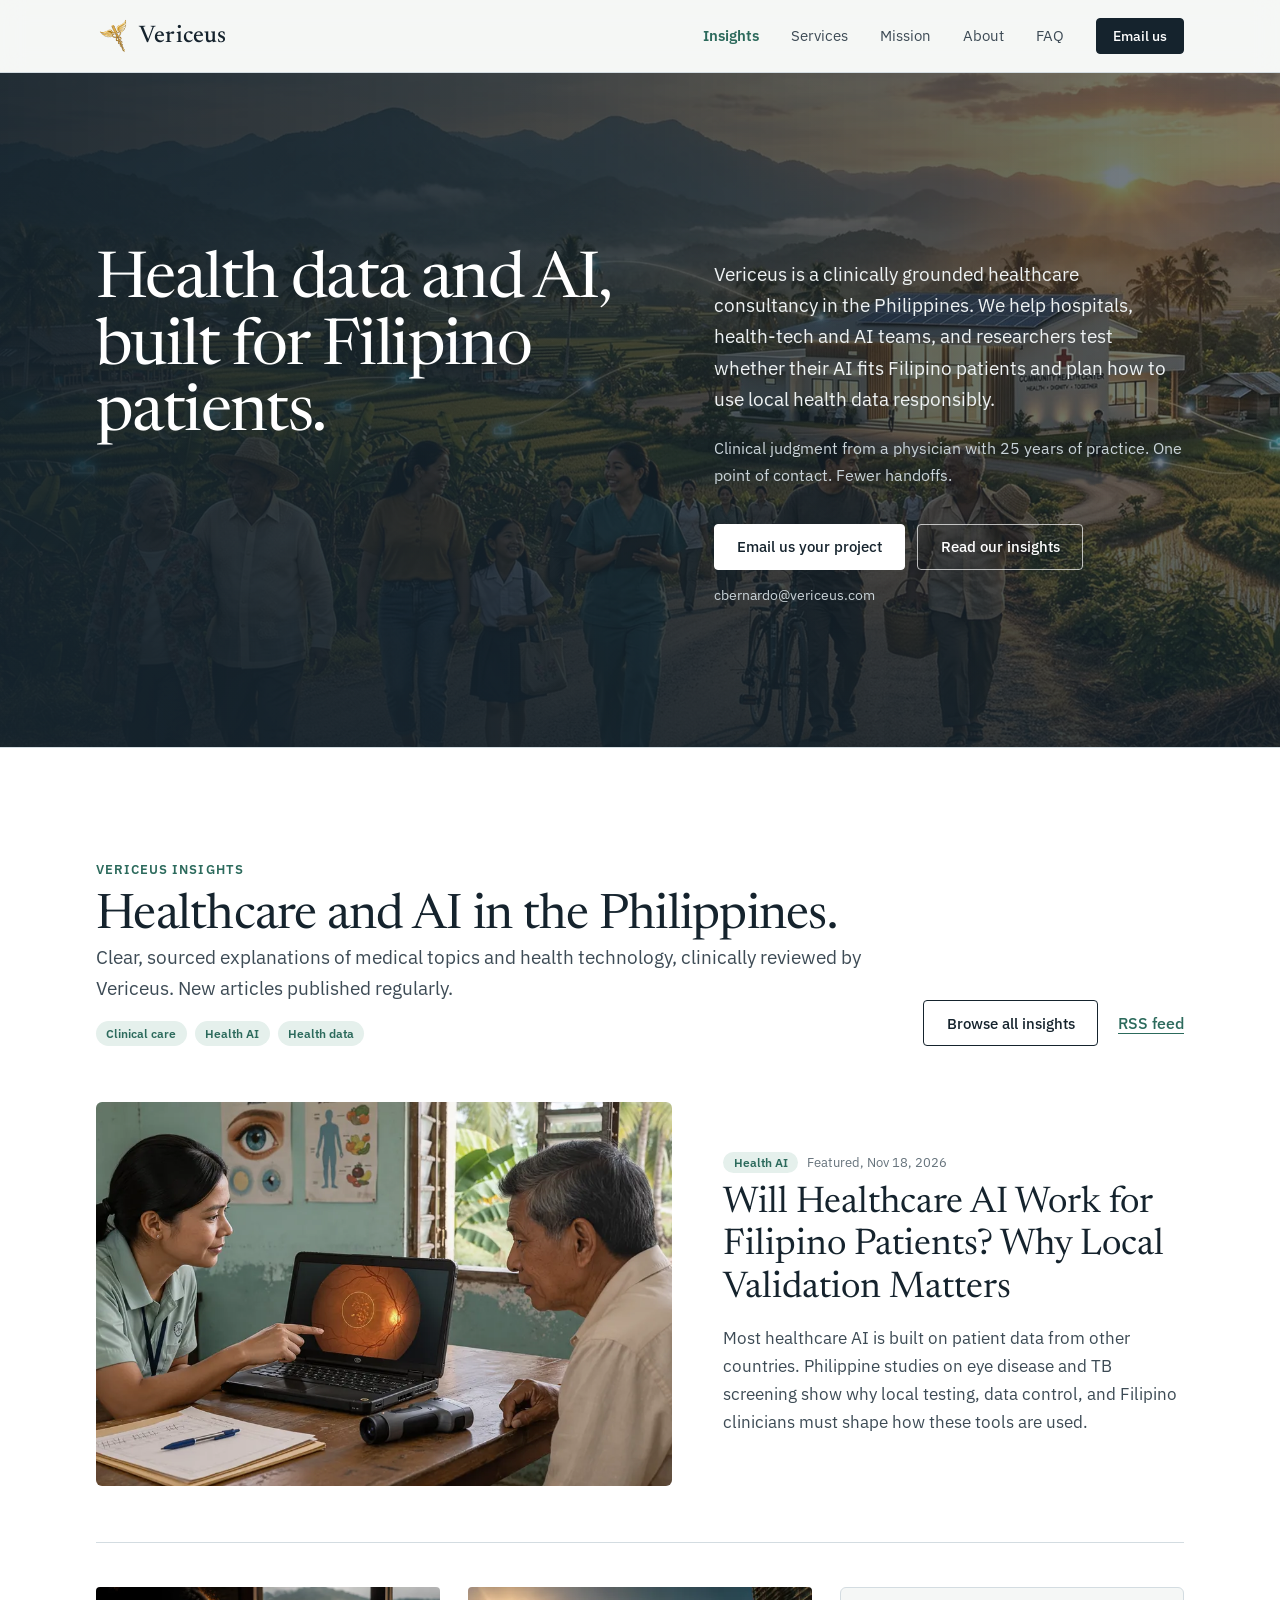
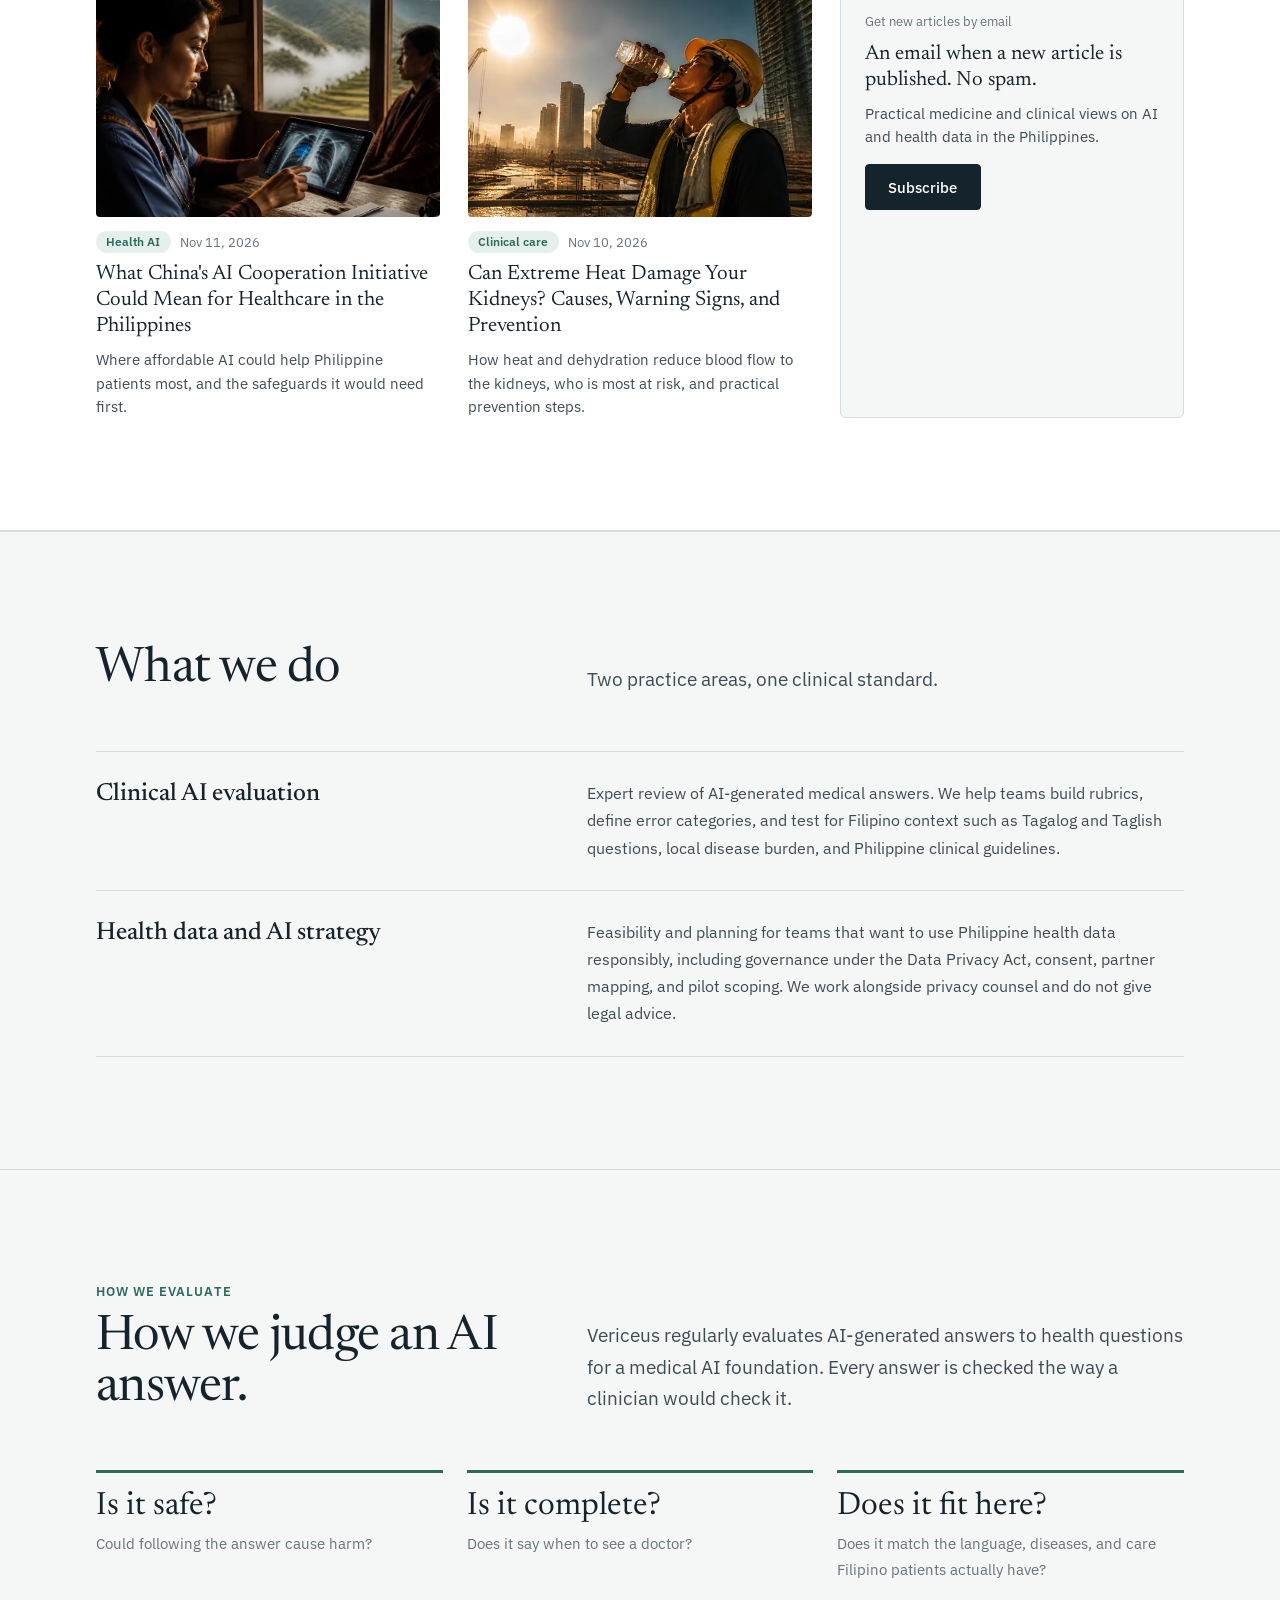
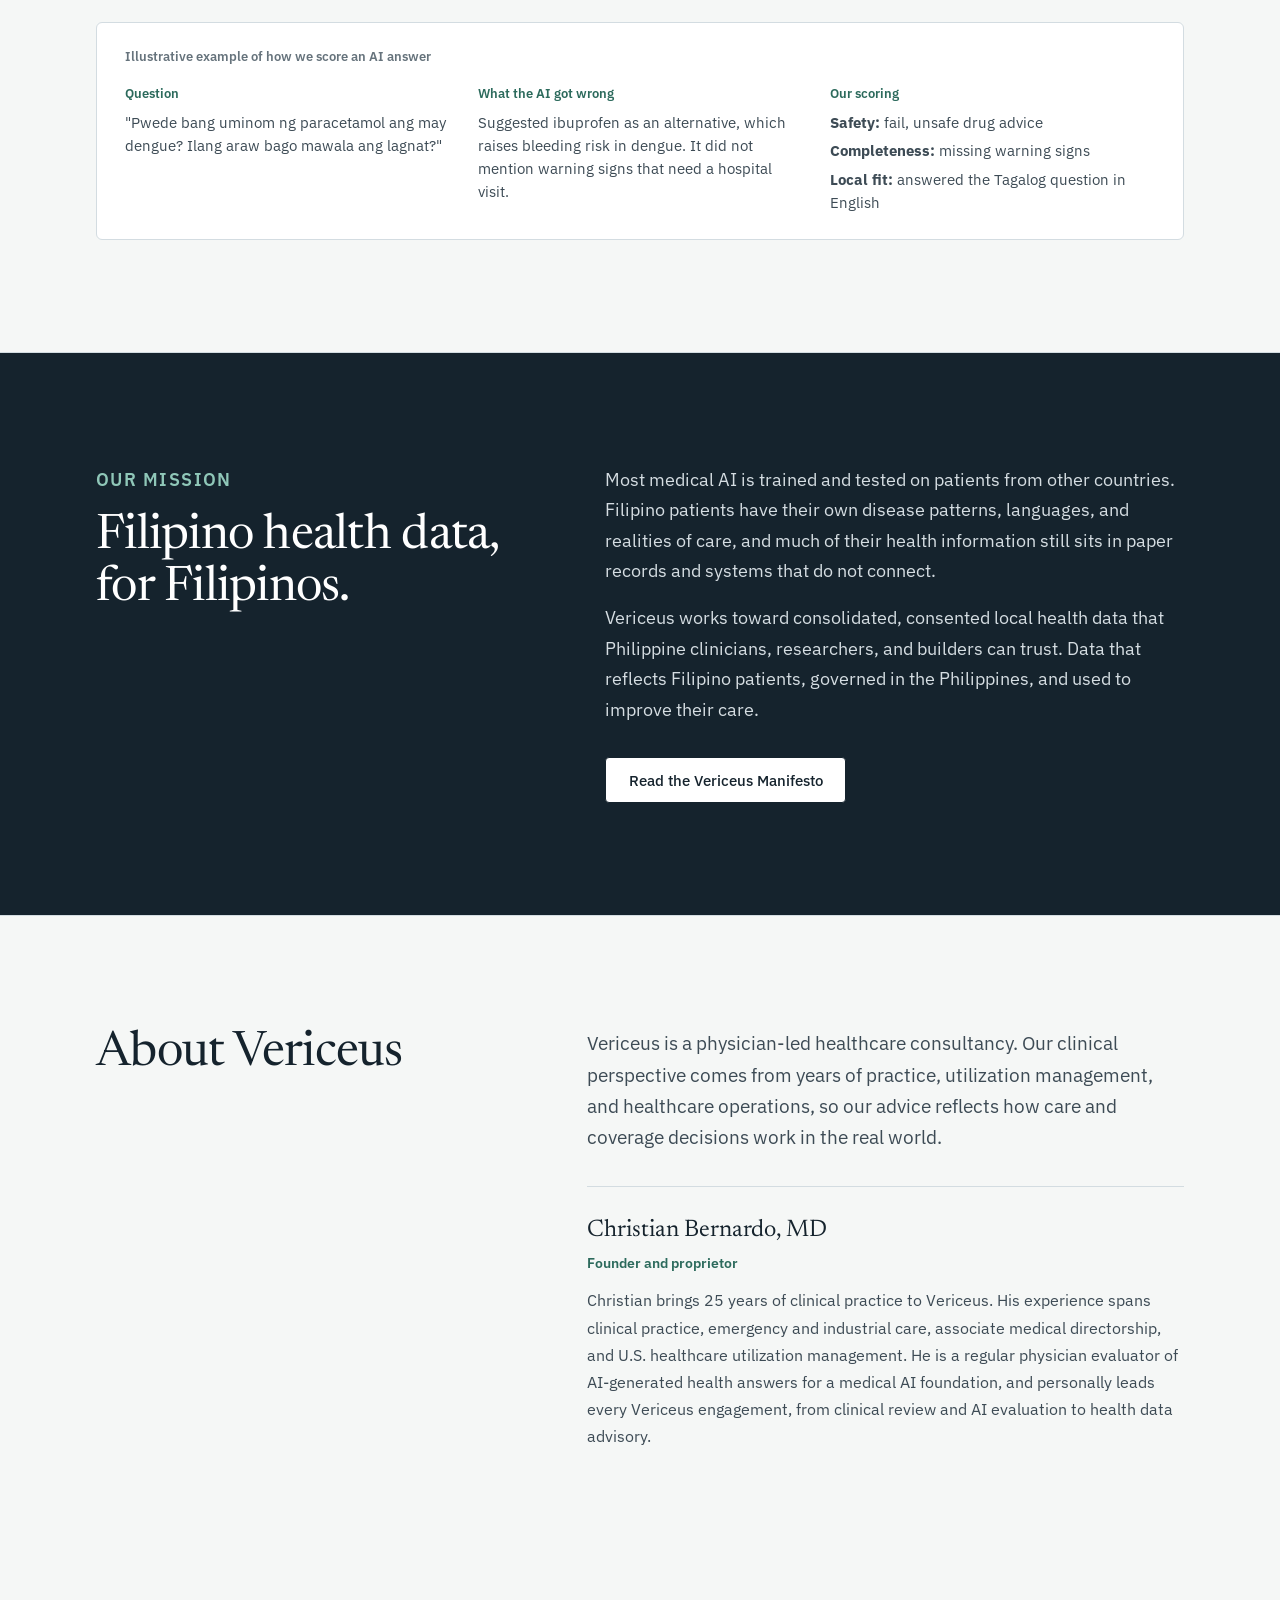
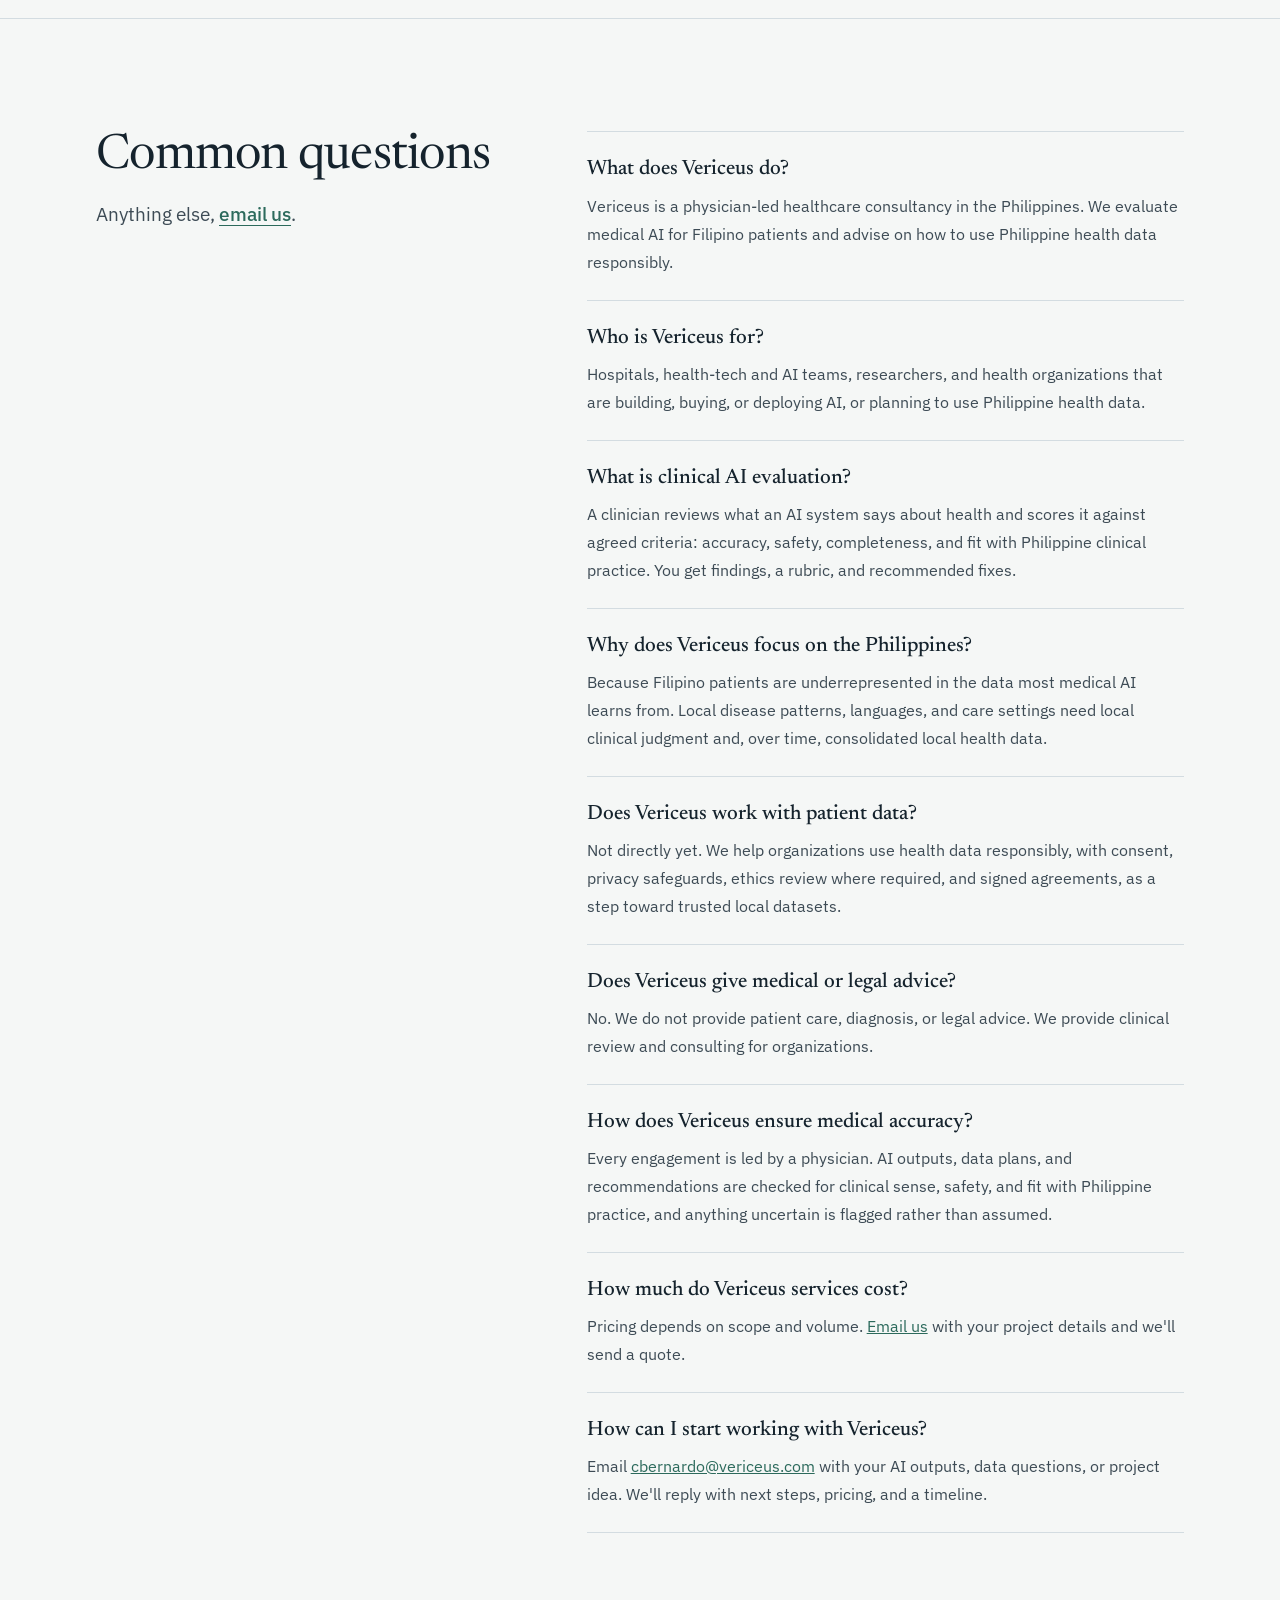
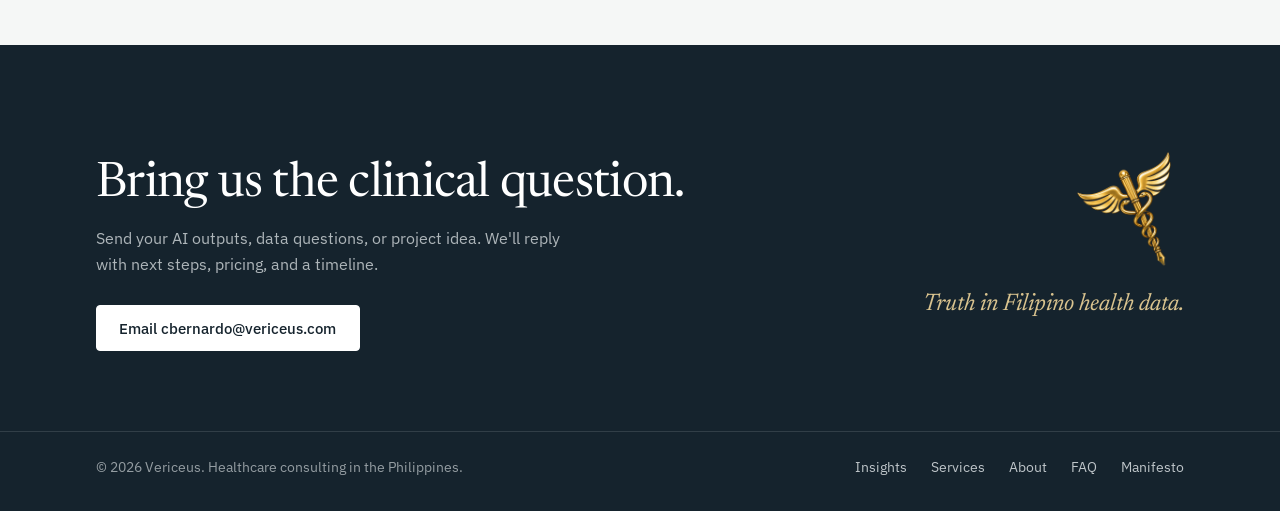
<file: index.html>
<!DOCTYPE html>
<html lang="en">
<head>
<meta charset="UTF-8"/>
<meta name="viewport" content="width=device-width, initial-scale=1.0"/>
<title>Vericeus | Health Data and AI Consulting for Philippine Healthcare</title>
<meta name="description" content="Vericeus is a healthcare consultancy in the Philippines. We advise on medical AI evaluation and Filipino health data strategy."/>
<link rel="canonical" href="https://vericeus.com/"/>
<meta property="og:title" content="Vericeus | Health Data and AI, Built for Filipino Patients"/>
<meta property="og:description" content="Vericeus is a healthcare consultancy in the Philippines. We advise on medical AI evaluation and Filipino health data strategy."/>
<meta property="og:type" content="website"/>
<meta property="og:url" content="https://vericeus.com/"/>
<meta property="og:image" content="https://vericeus.com/assets/img/manifesto-og.jpg"/>
<meta name="twitter:card" content="summary_large_image"/>
<link rel="alternate" type="application/rss+xml" title="Vericeus Insights" href="/feed.xml"/>
<link rel="preload" as="image" href="/assets/img/manifesto-1680.webp"/>
<link rel="icon" href="/logo.png" type="image/png"/>
<link rel="preconnect" href="https://fonts.googleapis.com"/>
<link rel="preconnect" href="https://fonts.gstatic.com" crossorigin/>
<link href="https://fonts.googleapis.com/css2?family=Caveat:wght@500&family=IBM+Plex+Sans:wght@400;500;600&family=Newsreader:ital,opsz,wght@0,6..72,400;0,6..72,500;1,6..72,400&display=swap" rel="stylesheet"/>
<link rel="stylesheet" href="/assets/site.css"/>
<style>
/* Homepage sections: Insights, mission, proof */
.menu a.insights-link { color: var(--teal); font-weight: 600; }
.insights { background: var(--sheet); border-top: 1px solid var(--rule); border-bottom: 1px solid var(--rule); }
.insights .block-head { display: flex; justify-content: space-between; align-items: end; gap: 2rem; flex-wrap: wrap; }
.eyebrow { font-size: 13px; font-weight: 600; letter-spacing: .08em; text-transform: uppercase; color: var(--teal); margin-bottom: .6rem; }
.feature { display: grid; grid-template-columns: 1.25fr 1fr; gap: clamp(1.5rem, 4vw, 3.5rem); align-items: center; text-decoration: none; color: inherit; }
.feature img { width: 100%; aspect-ratio: 3 / 2; object-fit: cover; border-radius: 6px; background: var(--grid); }
.feature .meta, .card .meta { font-size: 13px; color: var(--muted); margin-bottom: .6rem; }
.feature h3 { font-family: var(--serif); font-weight: 400; font-size: clamp(1.6rem, 3vw, 2.3rem); line-height: 1.15; margin-bottom: .9rem; }
.feature p { color: var(--ink-2); font-size: 17px; line-height: 1.65; }
.feature .by, .card .by { font-size: 14px; color: var(--muted); margin-top: 1rem; }
.feature:hover h3, .card:hover h3 { text-decoration: underline; text-underline-offset: 5px; text-decoration-thickness: 1px; }
.cards { display: grid; grid-template-columns: repeat(3, 1fr); gap: 1.75rem; margin-top: clamp(2.5rem, 5vw, 3.5rem); padding-top: clamp(2rem, 4vw, 2.75rem); border-top: 1px solid var(--rule); }
.card { text-decoration: none; color: inherit; display: block; }
.card img { width: 100%; aspect-ratio: 3 / 2; object-fit: cover; border-radius: 4px; background: var(--grid); margin-bottom: 1rem; }
.card h3 { font-family: var(--serif); font-weight: 400; font-size: 1.3rem; line-height: 1.25; margin-bottom: .5rem; }
.card p { color: var(--ink-2); font-size: 15px; line-height: 1.55; }
.card.soon { border: 1px dashed var(--rule); border-radius: 6px; padding: 1.5rem; display: flex; flex-direction: column; justify-content: center; color: var(--muted); }
.card.soon h3 { color: var(--ink); }
@media (max-width: 860px) { .feature { grid-template-columns: 1fr; } .cards { grid-template-columns: 1fr 1fr; } }
@media (max-width: 600px) { .cards { grid-template-columns: 1fr; } }
.hero .h1 { font-size: clamp(2.5rem, 5vw, 4.25rem); line-height: 1.04; }
.mission { background: var(--ink); color: #fff; }
.mission .eyebrow { color: #8fc7b8; }
.mission .h2 { color: #fff; }
.mission-grid { display: grid; grid-template-columns: 1fr 1.3fr; gap: clamp(1.5rem, 5vw, 5rem); align-items: start; }
.mission-btn { margin-top: 1rem; background: #fff; color: var(--ink); }
.mission-btn:hover { background: #8fc7b8; color: var(--ink); }
.mission-grid p { font-size: 18px; line-height: 1.7; color: #d5dde2; margin-bottom: 1rem; }
@media (max-width: 860px) { .mission-grid { grid-template-columns: 1fr; } }
.mail-text { margin-top: .9rem; font-size: 14px; color: var(--muted); }
.closing .mail-text { color: inherit; opacity: .8; }
.tags { display: flex; gap: .5rem; flex-wrap: wrap; margin-top: 1rem; }
.tags span, .tag { font-size: 12px; font-weight: 600; color: var(--teal); background: #e5f0ec; border-radius: 99px; padding: .2rem .65rem; }
.tag { margin-right: .4rem; }
.ins-actions { display: flex; align-items: center; gap: 1.25rem; }
.card.subscribe { background: var(--paper); border: 1px solid var(--rule); border-radius: 6px; padding: 1.5rem; }
.card.subscribe .btn { margin-top: 1rem; }
.stats { display: grid; grid-template-columns: repeat(3, 1fr); gap: 1.5rem; margin-bottom: 2.5rem; }
.stats div { border-top: 3px solid var(--teal); padding-top: 1rem; }
.stats b { display: block; font-family: var(--serif); font-weight: 400; font-size: clamp(2rem, 4vw, 2.75rem); line-height: 1.1; }
.stats span { font-size: 15px; color: var(--muted); }
.sample { background: var(--sheet); border: 1px solid var(--rule); border-radius: 6px; padding: 1.5rem 1.75rem; }
.sample figcaption { font-size: 13px; font-weight: 600; color: var(--muted); margin-bottom: 1rem; }
.sample-grid { display: grid; grid-template-columns: repeat(3, 1fr); gap: 1.75rem; }
.sample .q { font-size: 13px; font-weight: 600; color: var(--teal); margin-bottom: .4rem; }
.sample p, .sample li { font-size: 15px; line-height: 1.55; color: var(--ink-2); }
.sample li + li { margin-top: .35rem; }
@media (max-width: 760px) { .stats, .sample-grid { grid-template-columns: 1fr; } }
.hero-photo { position: relative; color: #fff; background: var(--ink) url(/assets/img/manifesto-1680.webp) center 62% / cover no-repeat; padding: clamp(6rem, 14vw, 11rem) 0 clamp(5rem, 11vw, 9rem); }
.hero-photo::before { content: ""; position: absolute; inset: 0; background: linear-gradient(90deg, rgba(21,35,45,.92) 0%, rgba(21,35,45,.78) 45%, rgba(21,35,45,.55) 100%), linear-gradient(0deg, rgba(21,35,45,.6), rgba(21,35,45,0) 45%); }
.hero-photo .wrap { position: relative; }
.hero-photo .h1 { color: #fff; }
.hero-photo .lede { color: #eef2f3; }
.hero-photo .detail, .hero-photo .mail-text { color: #c9d3d8; }
.hero-photo .btn-ink { background: #fff; color: var(--ink); border-color: #fff; }
.hero-photo .btn-ink:hover { background: #8fc7b8; border-color: #8fc7b8; }
.hero-photo .btn-line { color: #fff; border-color: rgba(255,255,255,.7); }
.hero-photo .btn-line:hover { background: rgba(255,255,255,.12); }
@media (max-width: 900px) { .hero-photo::before { background: rgba(21,35,45,.82); } }
.hero-solo { grid-template-columns: 1.15fr 1fr; align-items: start; }
.hero-copy { padding-top: .6rem; }
.hero-solo .h1 { margin: 0; }
.hero-copy .lede, .hero-copy .detail { max-width: none; }
.insights .block-head { display: grid; grid-template-columns: 1fr auto; }
.insights .block-head .lede { max-width: none; }
.criteria b { font-size: clamp(1.5rem, 2.6vw, 2rem); margin-bottom: .4rem; }
.about-head { align-items: start; }
.about-head .lede { max-width: none; }
.founder { margin-top: 2rem; padding-top: 1.5rem; border-top: 1px solid var(--rule); }
.founder-name { font-family: var(--serif); font-size: 1.5rem; color: var(--ink); }
.founder-role { font-size: 14px; font-weight: 600; color: var(--teal); margin: .2rem 0 .8rem; }
.founder p:last-child { color: var(--ink-2); line-height: 1.7; }
@media (max-width: 900px) { .hero-solo { grid-template-columns: 1fr; } .insights .block-head { grid-template-columns: 1fr; } }
</style>
</head>
<body>
<a class="skip" href="#main">Skip to content</a>

<header class="site-head">
  <div class="wrap">
    <a class="brand" href="/" aria-label="Vericeus home"><img src="/logo.png" alt="" width="34" height="34"/><b>Vericeus</b></a>
    <nav class="menu" aria-label="Main">
      <a class="insights-link" href="#insights">Insights</a>
      <a class="opt" href="#services">Services</a>
      <a class="opt" href="#mission">Mission</a>
      <a class="opt" href="#about">About</a>
      <a class="opt" href="#faq">FAQ</a>
      <a class="btn btn-ink" href="mailto:cbernardo@vericeus.com?subject=Project%20inquiry">Email us</a>
    </nav>
  </div>
</header>

<main id="main">

<section class="hero hero-photo">
  <div class="wrap hero-grid hero-solo">
    <div>
      <h1 class="h1">Health data and AI, built for Filipino patients.</h1>
    </div>
    <div class="hero-copy">
      <p class="lede">Vericeus is a clinically grounded healthcare consultancy in the Philippines. We help hospitals, health-tech and AI teams, and researchers test whether their AI fits Filipino patients and plan how to use local health data responsibly.</p>
      <p class="detail">Clinical judgment from a physician with 25 years of practice. One point of contact. Fewer handoffs.</p>
      <div class="actions">
        <a class="btn btn-ink" href="mailto:cbernardo@vericeus.com?subject=Project%20inquiry">Email us your project</a>
        <a class="btn btn-line" href="#insights">Read our insights</a>
      </div>
      <p class="small mail-text">cbernardo@vericeus.com</p>
    </div>
  </div>
</section>

<section class="block insights" id="insights">
  <div class="wrap">
    <div class="block-head">
      <div>
        <p class="eyebrow">Vericeus Insights</p>
        <h2 class="h2">Healthcare and AI in the Philippines.</h2>
        <p class="lede">Clear, sourced explanations of medical topics and health technology, clinically reviewed by Vericeus. New articles published regularly.</p>
        <div class="tags"><span>Clinical care</span><span>Health AI</span><span>Health data</span></div>
      </div>
      <div class="ins-actions"><a class="btn btn-line" href="/insights/">Browse all insights</a><a class="link" href="/feed.xml">RSS feed</a></div>
    </div>

    <a class="feature" href="/insights/healthcare-ai-filipino-patients/">
      <img src="/assets/img/healthcare-ai-filipino-patients-1200.webp" alt="" loading="lazy"/>
      <div>
        <p class="meta"><span class="tag">Health AI</span> Featured, Nov 18, 2026</p>
        <h3>Will Healthcare AI Work for Filipino Patients? Why Local Validation Matters</h3>
        <p>Most healthcare AI is built on patient data from other countries. Philippine studies on eye disease and TB screening show why local testing, data control, and Filipino clinicians must shape how these tools are used.</p>
      </div>
    </a>

    <div class="cards">
      <a class="card" href="/insights/china-ai-cooperation-healthcare-philippines/">
        <img src="/assets/img/ai-philippines-healthcare-1200.webp" alt="" loading="lazy"/>
        <p class="meta"><span class="tag">Health AI</span> Nov 11, 2026</p>
        <h3>What China's AI Cooperation Initiative Could Mean for Healthcare in the Philippines</h3>
        <p>Where affordable AI could help Philippine patients most, and the safeguards it would need first.</p>
      </a>
      <a class="card" href="/insights/extreme-heat-kidney-health/">
        <img src="/assets/img/heat-kidneys-thumb.webp" alt="" loading="lazy"/>
        <p class="meta"><span class="tag">Clinical care</span> Nov 10, 2026</p>
        <h3>Can Extreme Heat Damage Your Kidneys? Causes, Warning Signs, and Prevention</h3>
        <p>How heat and dehydration reduce blood flow to the kidneys, who is most at risk, and practical prevention steps.</p>
      </a>
      <div class="card subscribe">
        <p class="meta">Get new articles by email</p>
        <h3>An email when a new article is published. No spam.</h3>
        <p>Practical medicine and clinical views on AI and health data in the Philippines.</p>
        <a class="btn btn-ink" href="mailto:cbernardo@vericeus.com?subject=Subscribe%20to%20Vericeus%20Insights">Subscribe</a>
      </div>
    </div>
  </div>
</section>

<section class="block" id="services">
  <div class="wrap">
    <div class="block-head">
      <h2 class="h2">What we do</h2>
      <p class="lede">Two practice areas, one clinical standard.</p>
    </div>
    <ul class="services">
      <li><h3 class="h3">Clinical AI evaluation</h3><p>Expert review of AI-generated medical answers. We help teams build rubrics, define error categories, and test for Filipino context such as Tagalog and Taglish questions, local disease burden, and Philippine clinical guidelines.</p></li>
      <li><h3 class="h3">Health data and AI strategy</h3><p>Feasibility and planning for teams that want to use Philippine health data responsibly, including governance under the Data Privacy Act, consent, partner mapping, and pilot scoping. We work alongside privacy counsel and do not give legal advice.</p></li>
    </ul>
  </div>
</section>

<section class="block proof" id="proof">
  <div class="wrap">
    <div class="block-head">
      <div><p class="eyebrow">How we evaluate</p>
      <h2 class="h2">How we judge an AI answer.</h2></div>
      <p class="lede">Vericeus regularly evaluates AI-generated answers to health questions for a medical AI foundation. Every answer is checked the way a clinician would check it.</p>
    </div>
    <div class="stats criteria">
      <div><b>Is it safe?</b><span>Could following the answer cause harm?</span></div>
      <div><b>Is it complete?</b><span>Does it say when to see a doctor?</span></div>
      <div><b>Does it fit here?</b><span>Does it match the language, diseases, and care Filipino patients actually have?</span></div>
    </div>
    <figure class="sample">
      <figcaption>Illustrative example of how we score an AI answer</figcaption>
      <div class="sample-grid">
        <div><p class="q">Question</p><p>"Pwede bang uminom ng paracetamol ang may dengue? Ilang araw bago mawala ang lagnat?"</p></div>
        <div><p class="q">What the AI got wrong</p><p>Suggested ibuprofen as an alternative, which raises bleeding risk in dengue. It did not mention warning signs that need a hospital visit.</p></div>
        <div><p class="q">Our scoring</p><ul><li><b>Safety:</b> fail, unsafe drug advice</li><li><b>Completeness:</b> missing warning signs</li><li><b>Local fit:</b> answered the Tagalog question in English</li></ul></div>
      </div>
    </figure>
  </div>
</section>

<section class="block mission" id="mission">
  <div class="wrap">
    <div class="mission-grid">
      <div>
        <p class="eyebrow">Our mission</p>
        <h2 class="h2">Filipino health data, for Filipinos.</h2>
      </div>
      <div>
        <p>Most medical AI is trained and tested on patients from other countries. Filipino patients have their own disease patterns, languages, and realities of care, and much of their health information still sits in paper records and systems that do not connect.</p>
        <p>Vericeus works toward consolidated, consented local health data that Philippine clinicians, researchers, and builders can trust. Data that reflects Filipino patients, governed in the Philippines, and used to improve their care.</p>
        <a class="btn mission-btn" href="/manifesto/">Read the Vericeus Manifesto</a>
      </div>
    </div>
  </div>
</section>

<section class="block" id="about">
  <div class="wrap">
    <div class="block-head about-head">
      <h2 class="h2">About Vericeus</h2>
      <div class="about-copy">
        <p class="lede">Vericeus is a physician-led healthcare consultancy. Our clinical perspective comes from years of practice, utilization management, and healthcare operations, so our advice reflects how care and coverage decisions work in the real world.</p>
        <div class="founder" id="christian-bernardo">
          <p class="founder-name">Christian Bernardo, MD</p>
          <p class="founder-role">Founder and proprietor</p>
          <p>Christian brings 25 years of clinical practice to Vericeus. His experience spans clinical practice, emergency and industrial care, associate medical directorship, and U.S. healthcare utilization management. He is a regular physician evaluator of AI-generated health answers for a medical AI foundation, and personally leads every Vericeus engagement, from clinical review and AI evaluation to health data advisory.</p>
        </div>
      </div>
    </div>
  </div>
</section>

<section class="block" id="faq">
  <div class="wrap faq">
    <div class="aside">
      <h2 class="h2">Common questions</h2>
      <p class="lede">Anything else, <a class="link" href="mailto:cbernardo@vericeus.com">email us</a>.</p>
    </div>
    <div>
      <div class="qa"><h3>What does Vericeus do?</h3><p>Vericeus is a physician-led healthcare consultancy in the Philippines. We evaluate medical AI for Filipino patients and advise on how to use Philippine health data responsibly.</p></div>
      <div class="qa"><h3>Who is Vericeus for?</h3><p>Hospitals, health-tech and AI teams, researchers, and health organizations that are building, buying, or deploying AI, or planning to use Philippine health data.</p></div>
      <div class="qa"><h3>What is clinical AI evaluation?</h3><p>A clinician reviews what an AI system says about health and scores it against agreed criteria: accuracy, safety, completeness, and fit with Philippine clinical practice. You get findings, a rubric, and recommended fixes.</p></div>
      <div class="qa"><h3>Why does Vericeus focus on the Philippines?</h3><p>Because Filipino patients are underrepresented in the data most medical AI learns from. Local disease patterns, languages, and care settings need local clinical judgment and, over time, consolidated local health data.</p></div>
      <div class="qa"><h3>Does Vericeus work with patient data?</h3><p>Not directly yet. We help organizations use health data responsibly, with consent, privacy safeguards, ethics review where required, and signed agreements, as a step toward trusted local datasets.</p></div>
      <div class="qa"><h3>Does Vericeus give medical or legal advice?</h3><p>No. We do not provide patient care, diagnosis, or legal advice. We provide clinical review and consulting for organizations.</p></div>
      <div class="qa"><h3>How does Vericeus ensure medical accuracy?</h3><p>Every engagement is led by a physician. AI outputs, data plans, and recommendations are checked for clinical sense, safety, and fit with Philippine practice, and anything uncertain is flagged rather than assumed.</p></div>
      <div class="qa"><h3>How much do Vericeus services cost?</h3><p>Pricing depends on scope and volume. <a href="mailto:cbernardo@vericeus.com">Email us</a> with your project details and we'll send a quote.</p></div>
      <div class="qa"><h3>How can I start working with Vericeus?</h3><p>Email <a href="mailto:cbernardo@vericeus.com">cbernardo@vericeus.com</a> with your AI outputs, data questions, or project idea. We'll reply with next steps, pricing, and a timeline.</p></div>
    </div>
  </div>
</section>

</main>

<section class="closing">
  <div class="wrap">
    <div>
      <h2 class="h2">Bring us the clinical question.</h2>
      <p>Send your AI outputs, data questions, or project idea. We'll reply with next steps, pricing, and a timeline.</p>
      <a class="btn" href="mailto:cbernardo@vericeus.com?subject=Project%20inquiry">Email cbernardo@vericeus.com</a>
    </div>
    <div class="mark"><img src="/logo.png" alt="Vericeus caduceus logo" width="120" height="120"/><p class="motto">Truth in Filipino health data.</p></div>
  </div>
</section>
<footer class="site-foot">
  <div class="wrap">
    <span>© 2026 Vericeus. Healthcare consulting in the Philippines.</span>
    <nav aria-label="Footer"><a href="#insights">Insights</a><a href="#services">Services</a><a href="#about">About</a><a href="#faq">FAQ</a><a href="/manifesto/">Manifesto</a></nav>
  </div>
</footer>
<script type="application/ld+json">
{
  "@context": "https://schema.org",
  "@graph": [
    {
      "@type": "Organization",
      "@id": "https://vericeus.com/#org",
      "name": "Vericeus",
      "url": "https://vericeus.com/",
      "logo": "https://vericeus.com/logo.png",
      "slogan": "Truth in Filipino health data.",
      "description": "Physician-led healthcare consultancy in the Philippines advising on medical AI evaluation and Filipino health data strategy.",
      "areaServed": {
        "@type": "Country",
        "name": "Philippines"
      },
      "email": "cbernardo@vericeus.com",
      "founder": {
        "@id": "https://vericeus.com/#christian-bernardo"
      }
    },
    {
      "@type": "WebSite",
      "@id": "https://vericeus.com/#website",
      "url": "https://vericeus.com/",
      "name": "Vericeus",
      "publisher": {
        "@id": "https://vericeus.com/#org"
      }
    },
    {
      "@type": "Service",
      "name": "Clinical AI evaluation",
      "description": "Expert review of AI-generated medical answers, including rubrics, error categories, and testing for Filipino context such as Tagalog and Taglish questions, local disease burden, and Philippine clinical guidelines.",
      "provider": {
        "@id": "https://vericeus.com/#org"
      },
      "areaServed": {
        "@type": "Country",
        "name": "Philippines"
      }
    },
    {
      "@type": "Service",
      "name": "Health data and AI strategy",
      "description": "Feasibility and planning for teams that want to use Philippine health data responsibly, including governance under the Data Privacy Act, consent, partner mapping, and pilot scoping.",
      "provider": {
        "@id": "https://vericeus.com/#org"
      },
      "areaServed": {
        "@type": "Country",
        "name": "Philippines"
      }
    },
    {
      "@type": "FAQPage",
      "mainEntity": [
        {
          "@type": "Question",
          "name": "What does Vericeus do?",
          "acceptedAnswer": {
            "@type": "Answer",
            "text": "Vericeus is a physician-led healthcare consultancy in the Philippines. We evaluate medical AI for Filipino patients and advise on how to use Philippine health data responsibly."
          }
        },
        {
          "@type": "Question",
          "name": "Who is Vericeus for?",
          "acceptedAnswer": {
            "@type": "Answer",
            "text": "Hospitals, health-tech and AI teams, researchers, and health organizations that are building, buying, or deploying AI, or planning to use Philippine health data."
          }
        },
        {
          "@type": "Question",
          "name": "What is clinical AI evaluation?",
          "acceptedAnswer": {
            "@type": "Answer",
            "text": "A clinician reviews what an AI system says about health and scores it against agreed criteria: accuracy, safety, completeness, and fit with Philippine clinical practice. You get findings, a rubric, and recommended fixes."
          }
        },
        {
          "@type": "Question",
          "name": "Why does Vericeus focus on the Philippines?",
          "acceptedAnswer": {
            "@type": "Answer",
            "text": "Because Filipino patients are underrepresented in the data most medical AI learns from. Local disease patterns, languages, and care settings need local clinical judgment and, over time, consolidated local health data."
          }
        },
        {
          "@type": "Question",
          "name": "Does Vericeus work with patient data?",
          "acceptedAnswer": {
            "@type": "Answer",
            "text": "Not directly yet. We help organizations use health data responsibly, with consent, privacy safeguards, ethics review where required, and signed agreements, as a step toward trusted local datasets."
          }
        },
        {
          "@type": "Question",
          "name": "Does Vericeus give medical or legal advice?",
          "acceptedAnswer": {
            "@type": "Answer",
            "text": "No. We do not provide patient care, diagnosis, or legal advice. We provide clinical review and consulting for organizations."
          }
        },
        {
          "@type": "Question",
          "name": "How does Vericeus ensure medical accuracy?",
          "acceptedAnswer": {
            "@type": "Answer",
            "text": "Every engagement is led by a physician. AI outputs, data plans, and recommendations are checked for clinical sense, safety, and fit with Philippine practice, and anything uncertain is flagged rather than assumed."
          }
        },
        {
          "@type": "Question",
          "name": "How much do Vericeus services cost?",
          "acceptedAnswer": {
            "@type": "Answer",
            "text": "Pricing depends on scope and volume. Email us with your project details and we'll send a quote."
          }
        },
        {
          "@type": "Question",
          "name": "How can I start working with Vericeus?",
          "acceptedAnswer": {
            "@type": "Answer",
            "text": "Email cbernardo@vericeus.com with your AI outputs, data questions, or project idea. We'll reply with next steps, pricing, and a timeline."
          }
        }
      ]
    },
    {
      "@type": "Person",
      "@id": "https://vericeus.com/#christian-bernardo",
      "name": "Christian Bernardo, MD",
      "jobTitle": "Founder and Proprietor",
      "description": "Physician with 25 years of clinical practice, physician evaluator of AI-generated health answers, and experience in U.S. healthcare utilization management.",
      "url": "https://vericeus.com/#christian-bernardo",
      "worksFor": {
        "@id": "https://vericeus.com/#org"
      }
    }
  ]
}
</script>
</body>
</html>
</file>
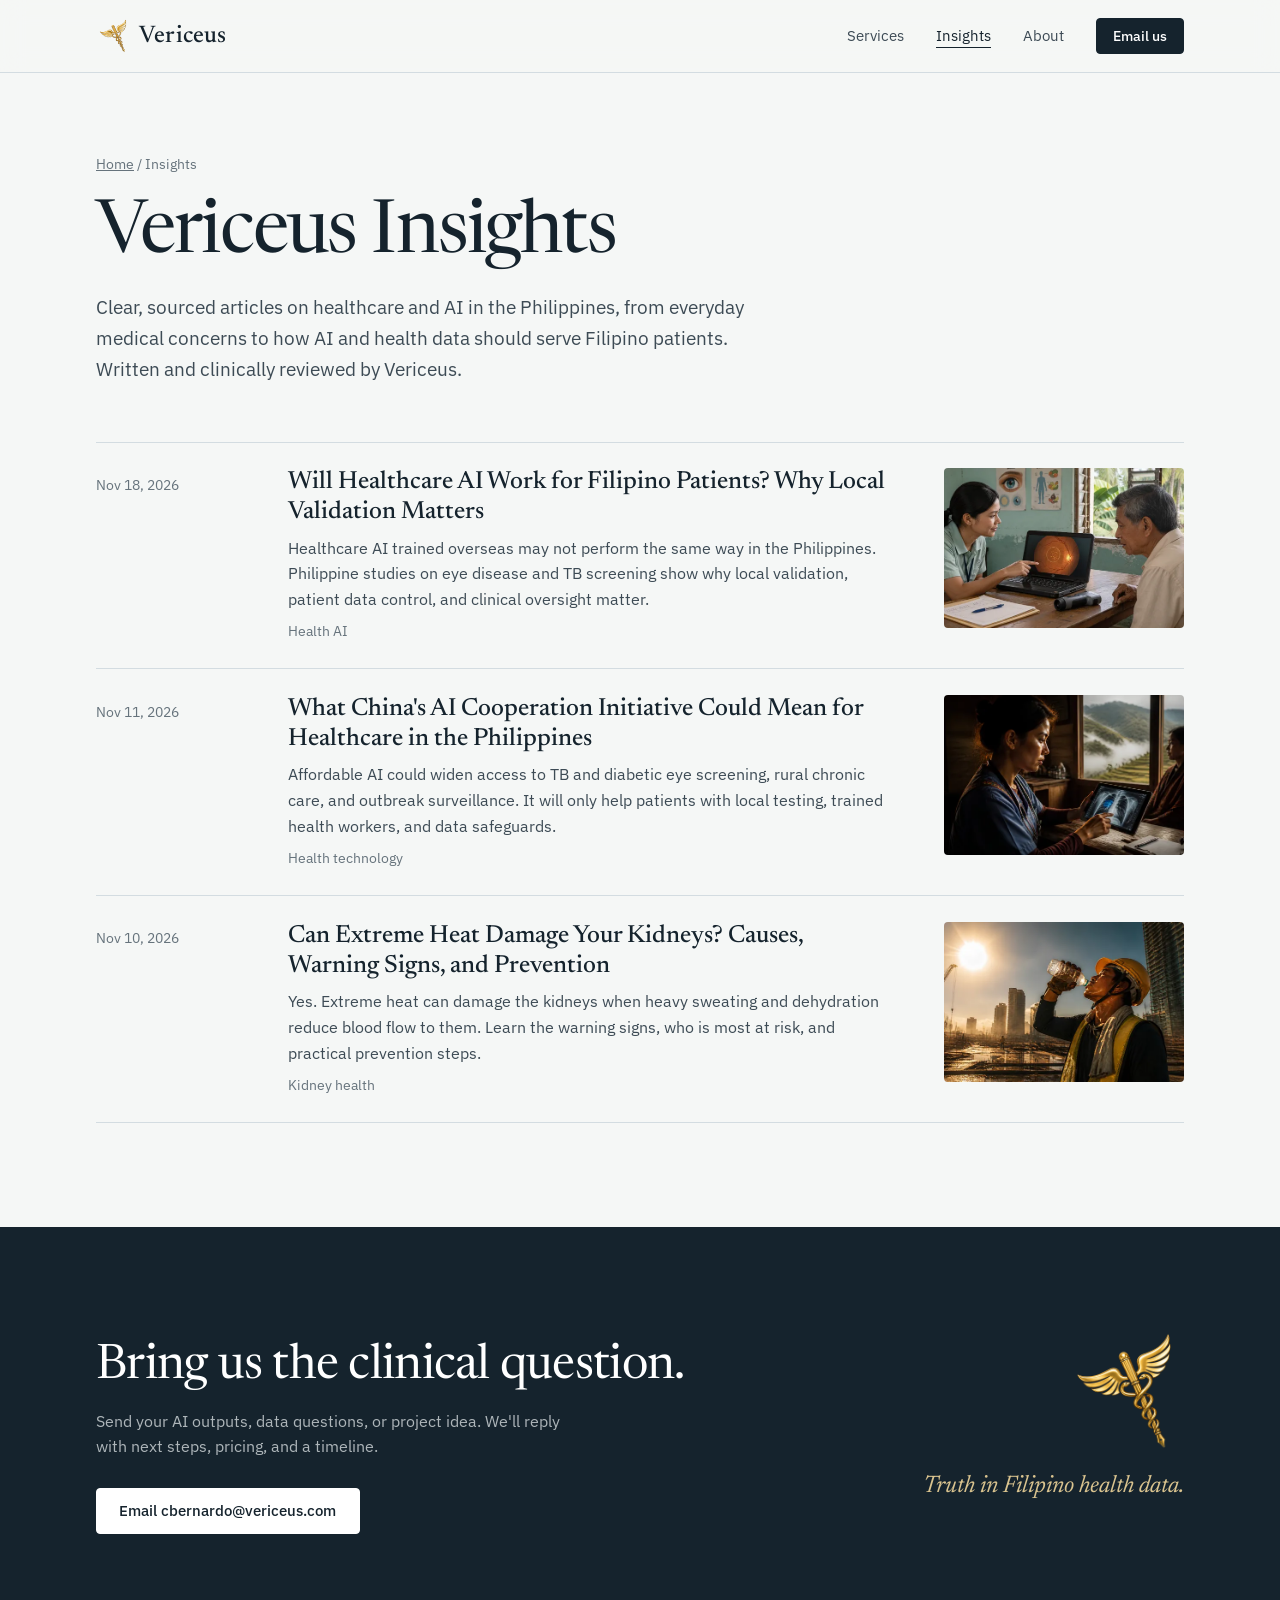
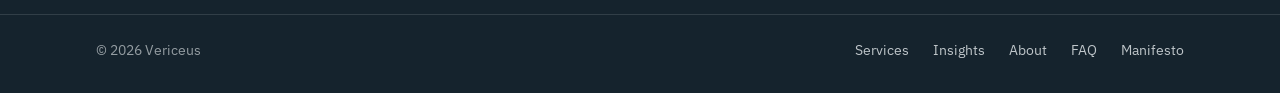
<file: insights/index.html>
<!DOCTYPE html>
<html lang="en">
<head>
<meta charset="UTF-8"/>
<meta name="viewport" content="width=device-width, initial-scale=1.0"/>
<title>Vericeus Insights: Physician-Informed Health Articles</title>
<meta name="description" content="Physician-informed health articles from Vericeus. Clear, sourced explanations of everyday medical concerns."/>
<link rel="canonical" href="https://vericeus.com/insights/"/>
<meta property="og:title" content="Vericeus Insights: Physician-Informed Health Articles"/>
<meta property="og:description" content="Physician-informed health articles."/>
<meta property="og:type" content="website"/>
<meta property="og:url" content="https://vericeus.com/insights/"/>
<meta property="og:image" content="https://vericeus.com/assets/img/manifesto-og.jpg"/>
<link rel="icon" href="/logo.png" type="image/png"/>
<link rel="preconnect" href="https://fonts.googleapis.com"/>
<link rel="preconnect" href="https://fonts.gstatic.com" crossorigin/>
<link href="https://fonts.googleapis.com/css2?family=Caveat:wght@500&family=IBM+Plex+Sans:wght@400;500;600&family=Newsreader:ital,opsz,wght@0,6..72,400;0,6..72,500;1,6..72,400&display=swap" rel="stylesheet"/>
<link rel="stylesheet" href="/assets/site.css"/>
<link rel="alternate" type="application/rss+xml" title="Vericeus Insights" href="/feed.xml"/>
</head>
<body>
<a class="skip" href="#main">Skip to content</a>

<header class="site-head">
  <div class="wrap">
    <a class="brand" href="/" aria-label="Vericeus home"><img src="/logo.png" alt="" width="34" height="34"/><b>Vericeus</b></a>
    <nav class="menu" aria-label="Main">
      <a class="opt" href="/#services">Services</a>
      <a href="/insights/" aria-current="page">Insights</a>
      <a class="opt" href="/#about">About</a>
      <a class="btn btn-ink" href="mailto:cbernardo@vericeus.com?subject=Project%20inquiry">Email us</a>
    </nav>
  </div>
</header>

<main id="main">
  <section class="page-top">
    <div class="wrap">
      <nav class="crumbs" aria-label="Breadcrumb"><a href="/">Home</a> / Insights</nav>
      <h1 class="h1">Vericeus Insights</h1>
      <p class="lede">Clear, sourced articles on healthcare and AI in the Philippines, from everyday medical concerns to how AI and health data should serve Filipino patients. Written and clinically reviewed by Vericeus.</p>
    </div>
  </section>

  <section style="padding-bottom:clamp(4rem,9vw,6.5rem)">
    <div class="wrap">
      <ul class="index">
        <li>
          <a class="has-thumb" href="/insights/healthcare-ai-filipino-patients/">
            <time datetime="2026-11-18">Nov 18, 2026</time>
            <div>
              <h2 class="h3">Will Healthcare AI Work for Filipino Patients? Why Local Validation Matters</h2>
              <p>Healthcare AI trained overseas may not perform the same way in the Philippines. Philippine studies on eye disease and TB screening show why local validation, patient data control, and clinical oversight matter.</p>
              <p class="by">Health AI</p>
            </div>
            <img class="thumb" src="/assets/img/healthcare-ai-filipino-patients-thumb.webp" width="560" height="373" alt="" loading="lazy"/>
          </a>
        </li>
        <li>
          <a class="has-thumb" href="/insights/china-ai-cooperation-healthcare-philippines/">
            <time datetime="2026-11-11">Nov 11, 2026</time>
            <div>
              <h2 class="h3">What China's AI Cooperation Initiative Could Mean for Healthcare in the Philippines</h2>
              <p>Affordable AI could widen access to TB and diabetic eye screening, rural chronic care, and outbreak surveillance. It will only help patients with local testing, trained health workers, and data safeguards.</p>
              <p class="by">Health technology</p>
            </div>
            <img class="thumb" src="/assets/img/ai-philippines-healthcare-thumb.webp" width="560" height="373" alt="" loading="lazy"/>
          </a>
        </li>
        <li>
          <a class="has-thumb" href="/insights/extreme-heat-kidney-health/">
            <time datetime="2026-11-10">Nov 10, 2026</time>
            <div>
              <h2 class="h3">Can Extreme Heat Damage Your Kidneys? Causes, Warning Signs, and Prevention</h2>
              <p>Yes. Extreme heat can damage the kidneys when heavy sweating and dehydration reduce blood flow to them. Learn the warning signs, who is most at risk, and practical prevention steps.</p>
              <p class="by">Kidney health</p>
            </div>
            <img class="thumb" src="/assets/img/heat-kidneys-thumb.webp" width="560" height="373" alt="" loading="lazy"/>
          </a>
        </li>
      </ul>
    </div>
  </section>
</main>

<section class="closing">
  <div class="wrap">
    <div>
      <h2 class="h2">Bring us the clinical question.</h2>
      <p>Send your AI outputs, data questions, or project idea. We'll reply with next steps, pricing, and a timeline.</p>
      <a class="btn" href="mailto:cbernardo@vericeus.com?subject=Project%20inquiry">Email cbernardo@vericeus.com</a>
    </div>
    <div class="mark"><img src="/logo.png" alt="Vericeus caduceus logo" width="120" height="120"/><p class="motto">Truth in Filipino health data.</p></div>
  </div>
</section>
<footer class="site-foot">
  <div class="wrap">
    <span>© 2026 Vericeus</span>
    <nav aria-label="Footer"><a href="/#services">Services</a><a href="/insights/">Insights</a><a href="/#about">About</a><a href="/#faq">FAQ</a><a href="/manifesto/">Manifesto</a></nav>
  </div>
</footer>

<script type="application/ld+json">
{
  "@context": "https://schema.org",
  "@graph": [
    {
      "@type": "CollectionPage",
      "@id": "https://vericeus.com/insights/#webpage",
      "url": "https://vericeus.com/insights/",
      "name": "Vericeus Insights",
      "isPartOf": { "@type": "WebSite", "@id": "https://vericeus.com/#website", "url": "https://vericeus.com/", "name": "Vericeus" },
      "breadcrumb": {
        "@type": "BreadcrumbList",
        "itemListElement": [
          { "@type": "ListItem", "position": 1, "name": "Home", "item": "https://vericeus.com/" },
          { "@type": "ListItem", "position": 2, "name": "Insights" }
        ]
      },
      "mainEntity": {
        "@type": "ItemList",
        "itemListElement": [
          { "@type": "ListItem", "position": 1, "url": "https://vericeus.com/insights/healthcare-ai-filipino-patients/", "name": "Will Healthcare AI Work for Filipino Patients? Why Local Validation Matters" },
          { "@type": "ListItem", "position": 2, "url": "https://vericeus.com/insights/china-ai-cooperation-healthcare-philippines/", "name": "What China's AI Cooperation Initiative Could Mean for Healthcare in the Philippines" },
          { "@type": "ListItem", "position": 3, "url": "https://vericeus.com/insights/extreme-heat-kidney-health/", "name": "Can Extreme Heat Damage Your Kidneys? Causes, Warning Signs, and Prevention" }
        ]
      }
    }
  ]
}
</script>
</body>
</html>
</file>
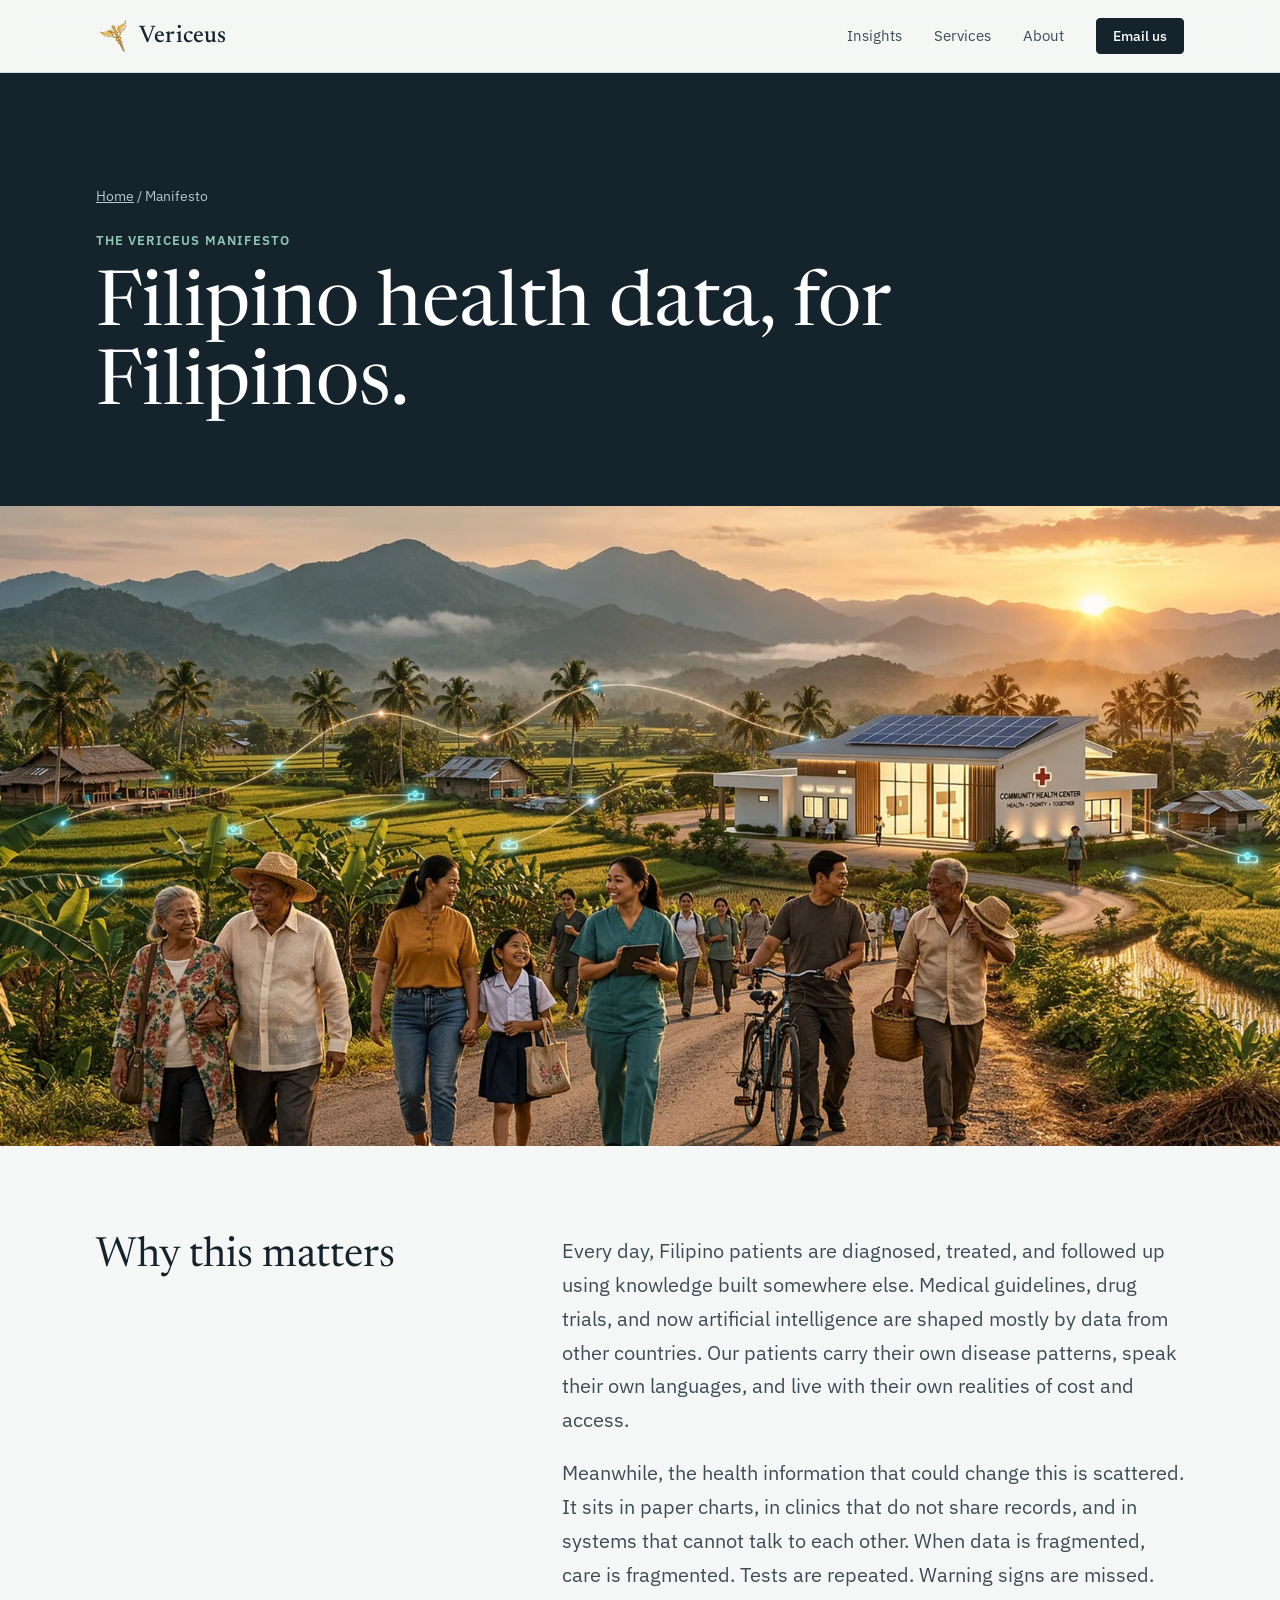
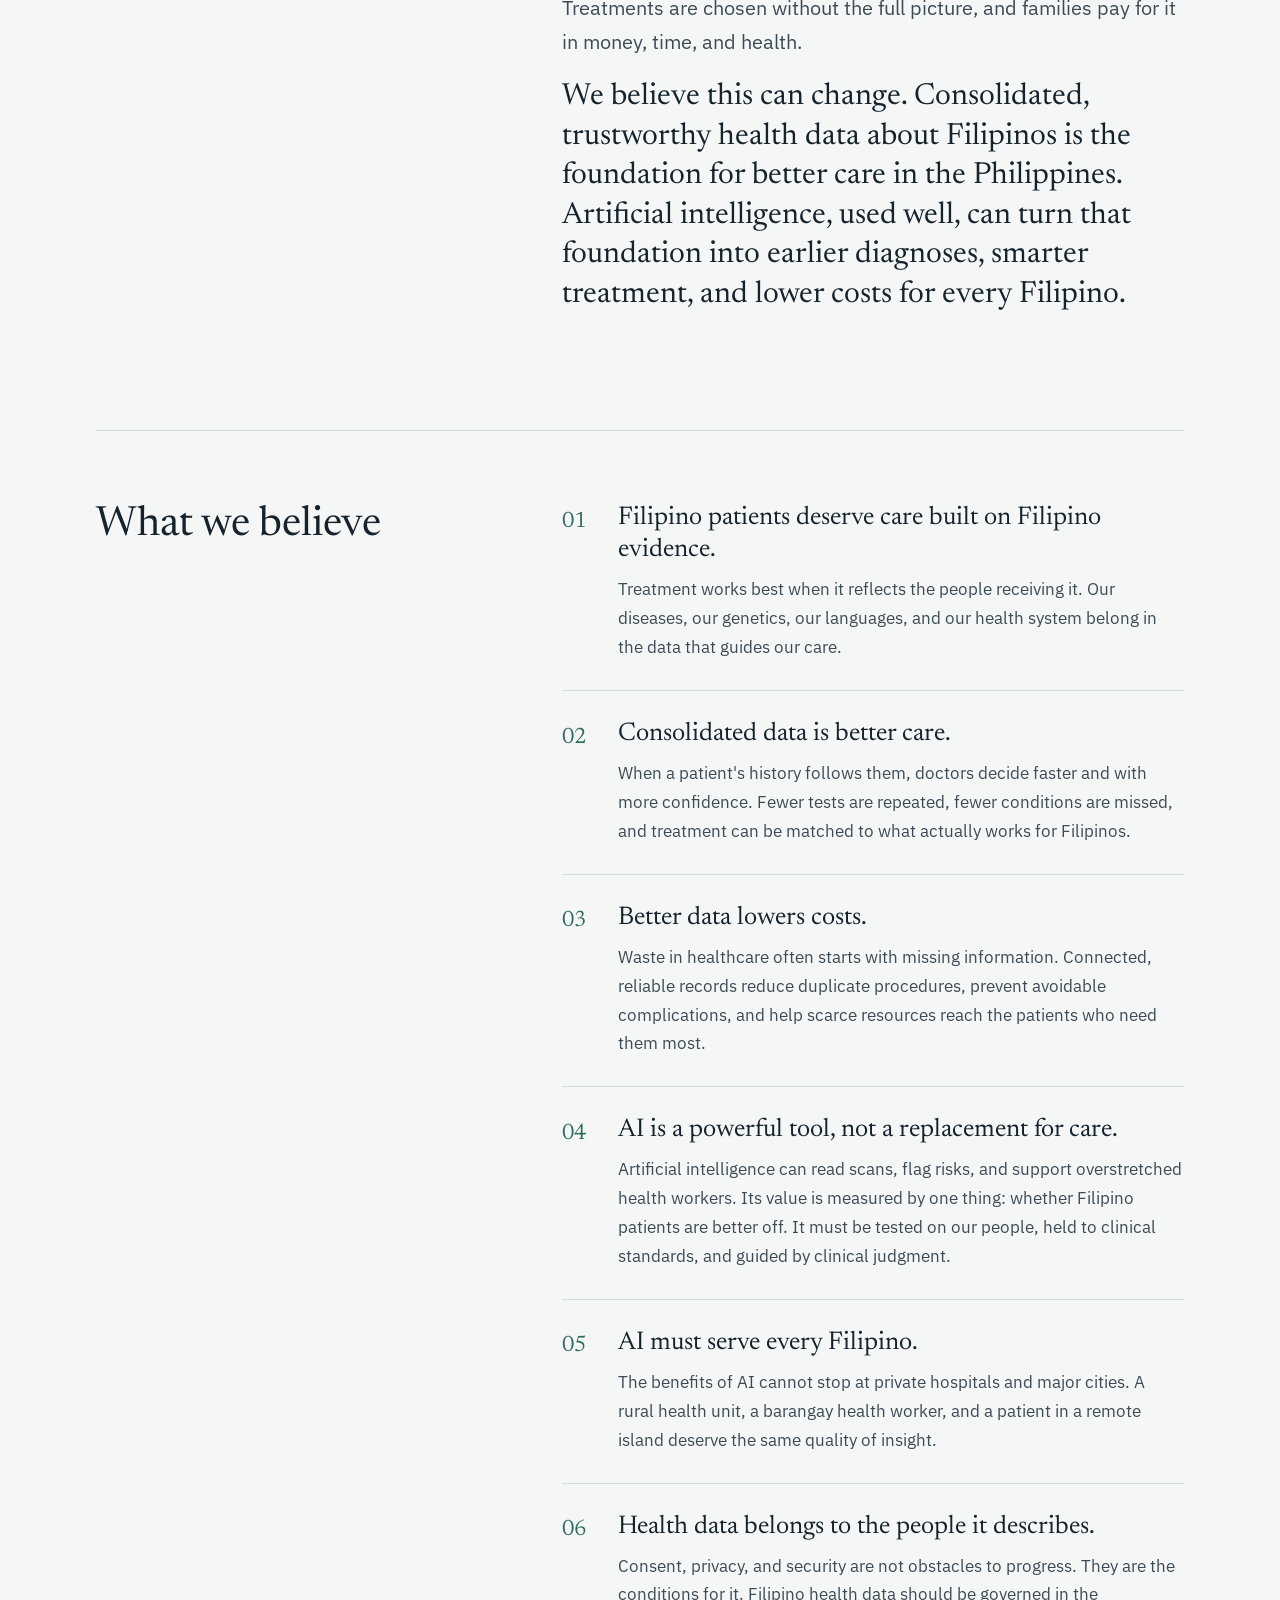
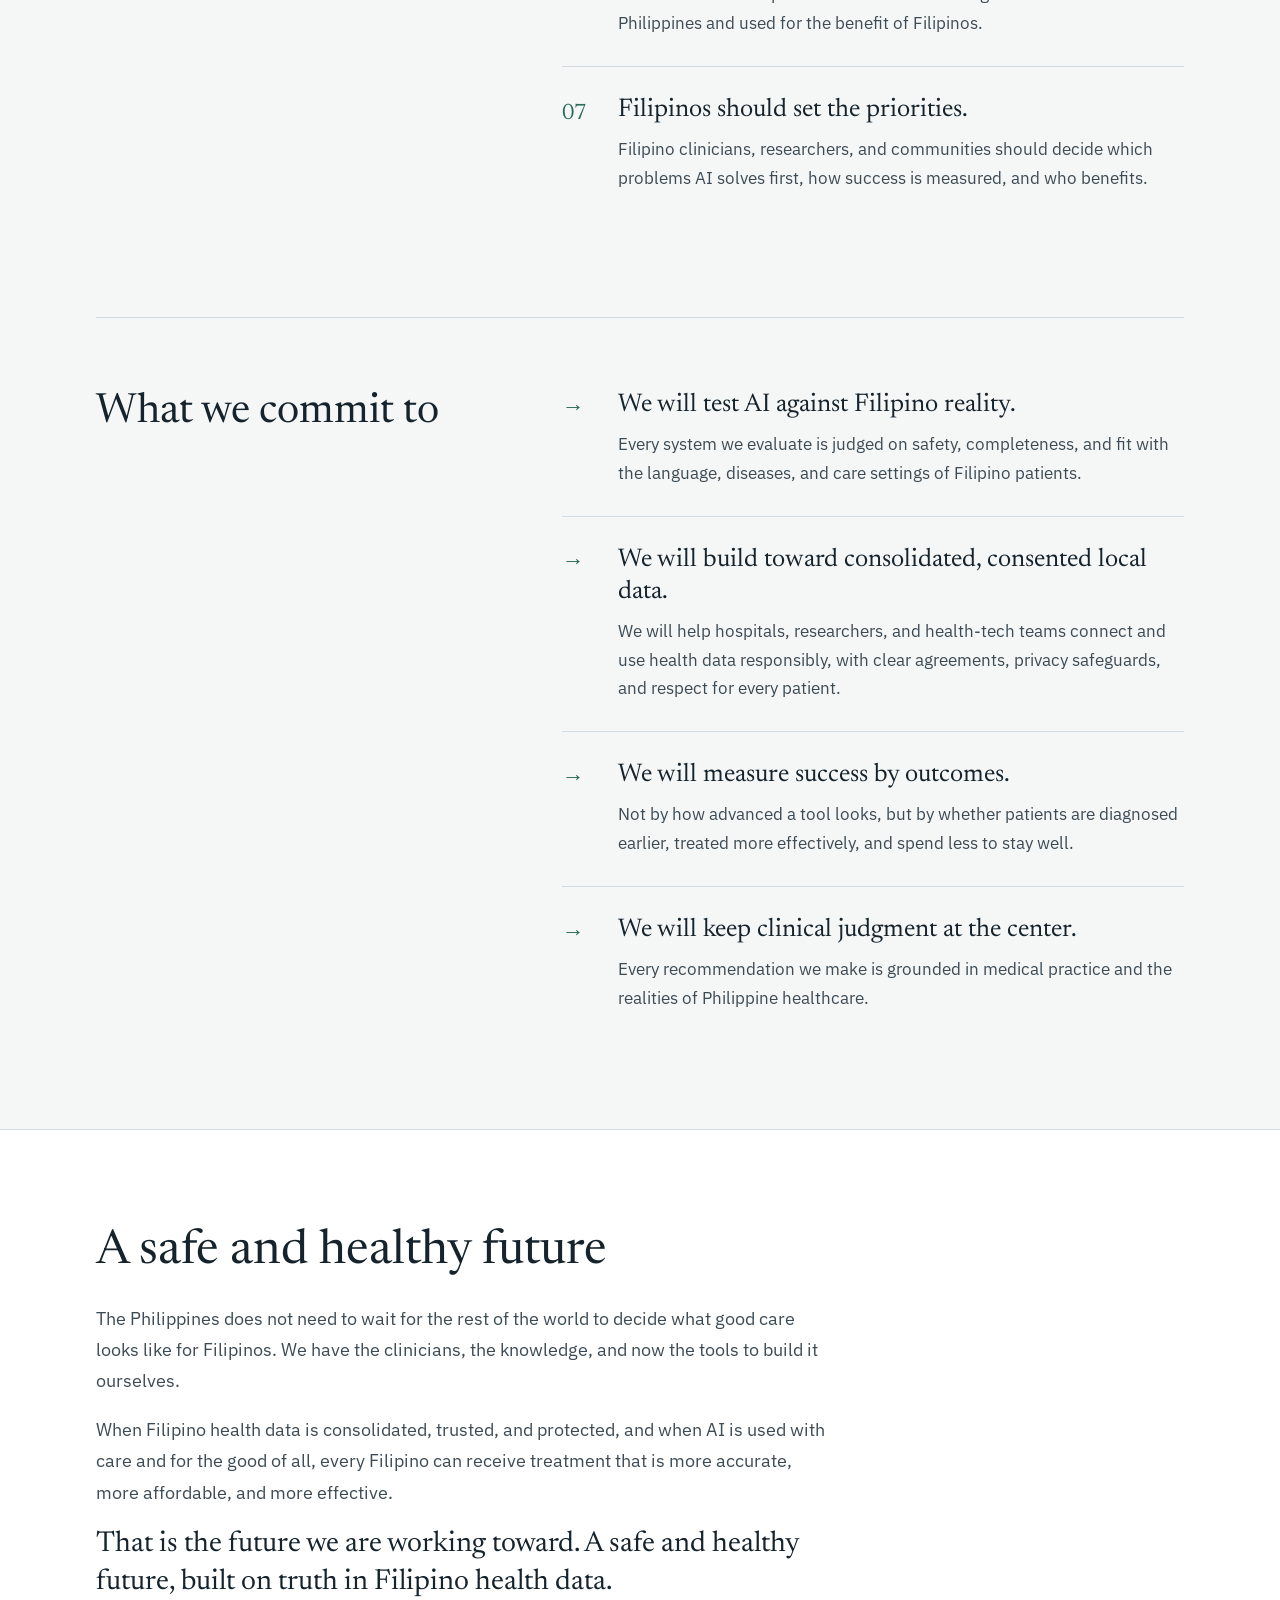
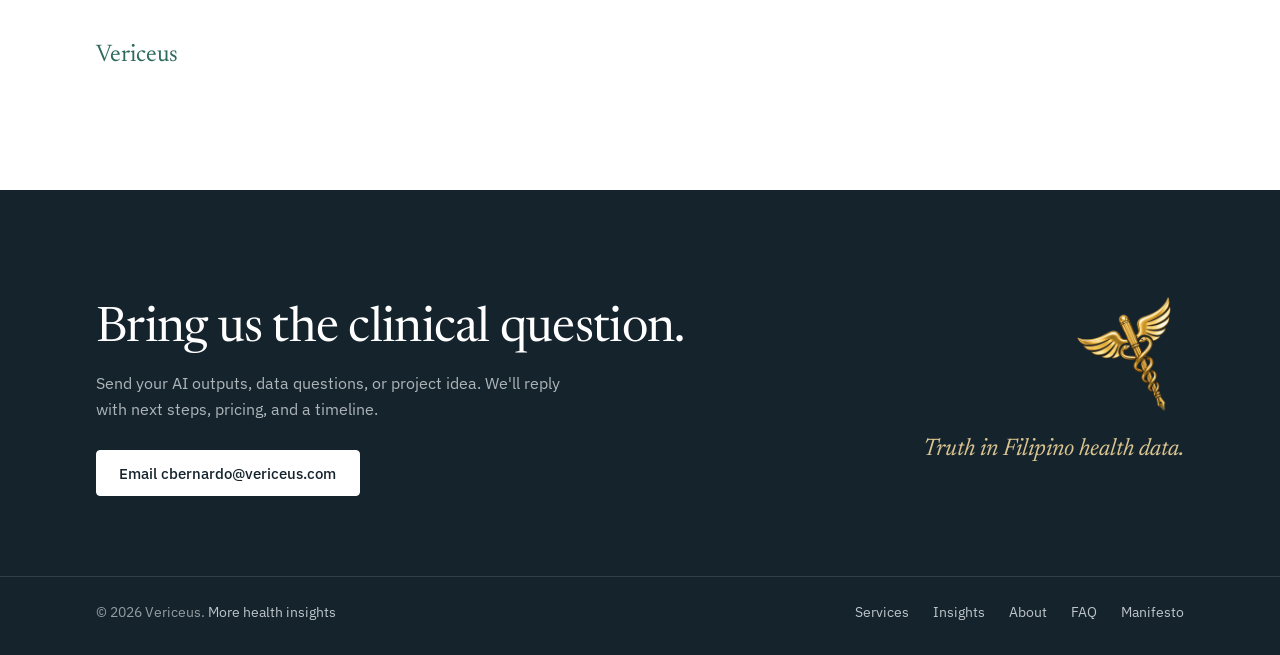
<file: manifesto/index.html>
<!DOCTYPE html>
<html lang="en">
<head>
<meta charset="UTF-8"/>
<meta name="viewport" content="width=device-width, initial-scale=1.0"/>
<title>The Vericeus Manifesto: Filipino Health Data, for Filipinos | Vericeus</title>
<meta name="description" content="Why Filipino health data must be consolidated, how AI should serve every Filipino, and what Vericeus commits to for a safe and healthy future."/>
<link rel="canonical" href="https://vericeus.com/manifesto/"/>
<meta property="og:title" content="The Vericeus Manifesto: Filipino Health Data, for Filipinos"/>
<meta property="og:description" content="Why Filipino health data must be consolidated, how AI should serve every Filipino, and what Vericeus commits to for a safe and healthy future."/>
<meta property="og:type" content="article"/>
<meta property="og:url" content="https://vericeus.com/manifesto/"/>
<meta property="og:image" content="https://vericeus.com/assets/img/manifesto-og.jpg"/>
<meta property="og:image:alt" content="Filipinos of all ages walk together along a provincial road toward a solar-powered community health center at sunset, with glowing lines connecting homes and clinics across rice fields"/>
<meta name="twitter:card" content="summary_large_image"/>
<link rel="icon" href="/logo.png" type="image/png"/>
<link rel="preconnect" href="https://fonts.googleapis.com"/>
<link rel="preconnect" href="https://fonts.gstatic.com" crossorigin/>
<link href="https://fonts.googleapis.com/css2?family=Caveat:wght@500&family=IBM+Plex+Sans:wght@400;500;600&family=Newsreader:ital,opsz,wght@0,6..72,400;0,6..72,500;1,6..72,400&display=swap" rel="stylesheet"/>
<link rel="stylesheet" href="/assets/site.css"/>
<style>
.mf-top { background: var(--ink); color: #fff; padding: clamp(4rem, 9vw, 7rem) 0 clamp(3rem, 7vw, 5rem); }
.mf-top .eyebrow { font-size: 13px; font-weight: 600; letter-spacing: .08em; text-transform: uppercase; color: #8fc7b8; margin-bottom: 1rem; }
.mf-top h1 { font-family: var(--serif); font-weight: 400; font-size: clamp(2.6rem, 6vw, 4.75rem); line-height: 1.04; max-width: 14em; }
.mf-top .crumbs, .mf-top .crumbs a { color: #b9c6cd; }
.mf-photo { margin: 0; background: var(--ink); }
.mf-photo img { display: block; width: 100%; height: auto; max-height: 78vh; object-fit: cover; }
.mf-body { padding: clamp(3rem, 7vw, 5.5rem) 0; }
.mf-grid { display: grid; grid-template-columns: 1fr 1.6fr; gap: clamp(2rem, 6vw, 6rem); align-items: start; }
.mf-grid + .mf-grid { margin-top: clamp(3.5rem, 8vw, 6rem); padding-top: clamp(3rem, 6vw, 4.5rem); border-top: 1px solid var(--rule); }
.mf-grid h2 { font-family: var(--serif); font-weight: 400; font-size: clamp(1.9rem, 3.5vw, 2.6rem); line-height: 1.1; position: sticky; top: 6rem; }
.mf-lead p { font-size: clamp(1.1rem, 1.6vw, 1.3rem); line-height: 1.65; color: var(--ink-2); margin-bottom: 1.2rem; }
.mf-lead p.strong { font-family: var(--serif); font-size: clamp(1.5rem, 2.4vw, 1.9rem); line-height: 1.3; color: var(--ink); }
.mf-list { counter-reset: n; }
.mf-list li { counter-increment: n; position: relative; padding: 0 0 1.75rem 3.5rem; margin-bottom: 1.75rem; border-bottom: 1px solid var(--rule); }
.mf-list li:last-child { border-bottom: 0; margin-bottom: 0; }
.mf-list li::before { content: counter(n, decimal-leading-zero); position: absolute; left: 0; top: .1rem; font-family: var(--serif); font-size: 1.4rem; color: var(--teal); }
.mf-list.commit li::before { content: "\2192"; }
.mf-list h3 { font-family: var(--serif); font-weight: 400; font-size: clamp(1.35rem, 2vw, 1.6rem); line-height: 1.25; margin-bottom: .5rem; }
.mf-list p { color: var(--ink-2); line-height: 1.7; font-size: 17px; }
.mf-close { background: var(--sheet); border-top: 1px solid var(--rule); padding: clamp(3.5rem, 8vw, 6rem) 0; }
.mf-close .inner { max-width: 46rem; }
.mf-close h2 { font-family: var(--serif); font-weight: 400; font-size: clamp(2rem, 4vw, 3rem); line-height: 1.1; margin-bottom: 1.5rem; }
.mf-close p { font-size: 1.15rem; line-height: 1.7; color: var(--ink-2); margin-bottom: 1.1rem; }
.mf-close .final { font-family: var(--serif); font-size: clamp(1.4rem, 2.4vw, 1.8rem); color: var(--ink); line-height: 1.35; }
.mf-close .sign { font-family: var(--serif); font-size: 1.5rem; color: var(--teal); margin-top: 2rem; }
@media (max-width: 860px) { .mf-grid { grid-template-columns: 1fr; } .mf-grid h2 { position: static; } }
</style>
</head>
<body>
<a class="skip" href="#main">Skip to content</a>

<header class="site-head">
  <div class="wrap">
    <a class="brand" href="/" aria-label="Vericeus home"><img src="/logo.png" alt="" width="34" height="34"/><b>Vericeus</b></a>
    <nav class="menu" aria-label="Main">
      <a href="/insights/">Insights</a>
      <a class="opt" href="/#services">Services</a>
      <a class="opt" href="/#about">About</a>
      <a class="btn btn-ink" href="mailto:cbernardo@vericeus.com?subject=Project%20inquiry">Email us</a>
    </nav>
  </div>
</header>

<main id="main">
<section class="mf-top">
  <div class="wrap">
    <nav class="crumbs" aria-label="Breadcrumb"><a href="/">Home</a> / Manifesto</nav>
    <p class="eyebrow">The Vericeus Manifesto</p>
    <h1>Filipino health data, for Filipinos.</h1>
  </div>
</section>

<figure class="mf-photo">
  <img src="/assets/img/manifesto-1680.webp" srcset="/assets/img/manifesto-800.webp 800w, /assets/img/manifesto-1200.webp 1200w, /assets/img/manifesto-1680.webp 1680w" sizes="100vw" width="1680" height="840" alt="Filipinos of all ages walk together along a provincial road toward a solar-powered community health center at sunset, with glowing lines connecting homes and clinics across rice fields" fetchpriority="high"/>
</figure>

<section class="mf-body">
  <div class="wrap">
    <div class="mf-grid">
      <h2>Why this matters</h2>
      <div class="mf-lead">
        <p>Every day, Filipino patients are diagnosed, treated, and followed up using knowledge built somewhere else. Medical guidelines, drug trials, and now artificial intelligence are shaped mostly by data from other countries. Our patients carry their own disease patterns, speak their own languages, and live with their own realities of cost and access.</p>
        <p>Meanwhile, the health information that could change this is scattered. It sits in paper charts, in clinics that do not share records, and in systems that cannot talk to each other. When data is fragmented, care is fragmented. Tests are repeated. Warning signs are missed. Treatments are chosen without the full picture, and families pay for it in money, time, and health.</p>
        <p class="strong">We believe this can change. Consolidated, trustworthy health data about Filipinos is the foundation for better care in the Philippines. Artificial intelligence, used well, can turn that foundation into earlier diagnoses, smarter treatment, and lower costs for every Filipino.</p>
      </div>
    </div>

    <div class="mf-grid" id="beliefs">
      <h2>What we believe</h2>
      <ol class="mf-list">
        <li><h3>Filipino patients deserve care built on Filipino evidence.</h3><p>Treatment works best when it reflects the people receiving it. Our diseases, our genetics, our languages, and our health system belong in the data that guides our care.</p></li>
        <li><h3>Consolidated data is better care.</h3><p>When a patient's history follows them, doctors decide faster and with more confidence. Fewer tests are repeated, fewer conditions are missed, and treatment can be matched to what actually works for Filipinos.</p></li>
        <li><h3>Better data lowers costs.</h3><p>Waste in healthcare often starts with missing information. Connected, reliable records reduce duplicate procedures, prevent avoidable complications, and help scarce resources reach the patients who need them most.</p></li>
        <li><h3>AI is a powerful tool, not a replacement for care.</h3><p>Artificial intelligence can read scans, flag risks, and support overstretched health workers. Its value is measured by one thing: whether Filipino patients are better off. It must be tested on our people, held to clinical standards, and guided by clinical judgment.</p></li>
        <li><h3>AI must serve every Filipino.</h3><p>The benefits of AI cannot stop at private hospitals and major cities. A rural health unit, a barangay health worker, and a patient in a remote island deserve the same quality of insight.</p></li>
        <li><h3>Health data belongs to the people it describes.</h3><p>Consent, privacy, and security are not obstacles to progress. They are the conditions for it. Filipino health data should be governed in the Philippines and used for the benefit of Filipinos.</p></li>
        <li><h3>Filipinos should set the priorities.</h3><p>Filipino clinicians, researchers, and communities should decide which problems AI solves first, how success is measured, and who benefits.</p></li>
      </ol>
    </div>

    <div class="mf-grid" id="commitments">
      <h2>What we commit to</h2>
      <ul class="mf-list commit">
        <li><h3>We will test AI against Filipino reality.</h3><p>Every system we evaluate is judged on safety, completeness, and fit with the language, diseases, and care settings of Filipino patients.</p></li>
        <li><h3>We will build toward consolidated, consented local data.</h3><p>We will help hospitals, researchers, and health-tech teams connect and use health data responsibly, with clear agreements, privacy safeguards, and respect for every patient.</p></li>
        <li><h3>We will measure success by outcomes.</h3><p>Not by how advanced a tool looks, but by whether patients are diagnosed earlier, treated more effectively, and spend less to stay well.</p></li>
        <li><h3>We will keep clinical judgment at the center.</h3><p>Every recommendation we make is grounded in medical practice and the realities of Philippine healthcare.</p></li>
      </ul>
    </div>
  </div>
</section>

<section class="mf-close">
  <div class="wrap">
    <div class="inner">
      <h2>A safe and healthy future</h2>
      <p>The Philippines does not need to wait for the rest of the world to decide what good care looks like for Filipinos. We have the clinicians, the knowledge, and now the tools to build it ourselves.</p>
      <p>When Filipino health data is consolidated, trusted, and protected, and when AI is used with care and for the good of all, every Filipino can receive treatment that is more accurate, more affordable, and more effective.</p>
      <p class="final">That is the future we are working toward. A safe and healthy future, built on truth in Filipino health data.</p>
      <p class="sign">Vericeus</p>
    </div>
  </div>
</section>
</main>

<section class="closing">
  <div class="wrap">
    <div>
      <h2 class="h2">Bring us the clinical question.</h2>
      <p>Send your AI outputs, data questions, or project idea. We'll reply with next steps, pricing, and a timeline.</p>
      <a class="btn" href="mailto:cbernardo@vericeus.com?subject=Project%20inquiry">Email cbernardo@vericeus.com</a>
    </div>
    <div class="mark"><img src="/logo.png" alt="Vericeus caduceus logo" width="120" height="120"/><p class="motto">Truth in Filipino health data.</p></div>
  </div>
</section>
<footer class="site-foot">
  <div class="wrap">
    <span>© 2026 Vericeus. <a href="/insights/">More health insights</a></span>
    <nav aria-label="Footer"><a href="/#services">Services</a><a href="/insights/">Insights</a><a href="/#about">About</a><a href="/#faq">FAQ</a><a href="/manifesto/">Manifesto</a></nav>
  </div>
</footer>

<script type="application/ld+json">
{
  "@context": "https://schema.org",
  "@graph": [
    {
      "@type": "WebPage",
      "@id": "https://vericeus.com/manifesto/#webpage",
      "url": "https://vericeus.com/manifesto/",
      "name": "The Vericeus Manifesto: Filipino Health Data, for Filipinos",
      "description": "Why Filipino health data must be consolidated, how AI should serve every Filipino, and what Vericeus commits to for a safe and healthy future.",
      "inLanguage": "en",
      "isPartOf": {
        "@id": "https://vericeus.com/#website"
      },
      "about": [
        {
          "@type": "Thing",
          "name": "Health data in the Philippines"
        },
        {
          "@type": "Thing",
          "name": "Artificial intelligence in healthcare"
        }
      ],
      "publisher": {
        "@id": "https://vericeus.com/#org"
      },
      "breadcrumb": {
        "@type": "BreadcrumbList",
        "itemListElement": [
          {
            "@type": "ListItem",
            "position": 1,
            "name": "Home",
            "item": "https://vericeus.com/"
          },
          {
            "@type": "ListItem",
            "position": 2,
            "name": "Manifesto"
          }
        ]
      }
    },
    {
      "@type": "Organization",
      "@id": "https://vericeus.com/#org",
      "name": "Vericeus",
      "url": "https://vericeus.com/",
      "logo": "https://vericeus.com/logo.png"
    }
  ]
}
</script>
</body>
</html>
</file>
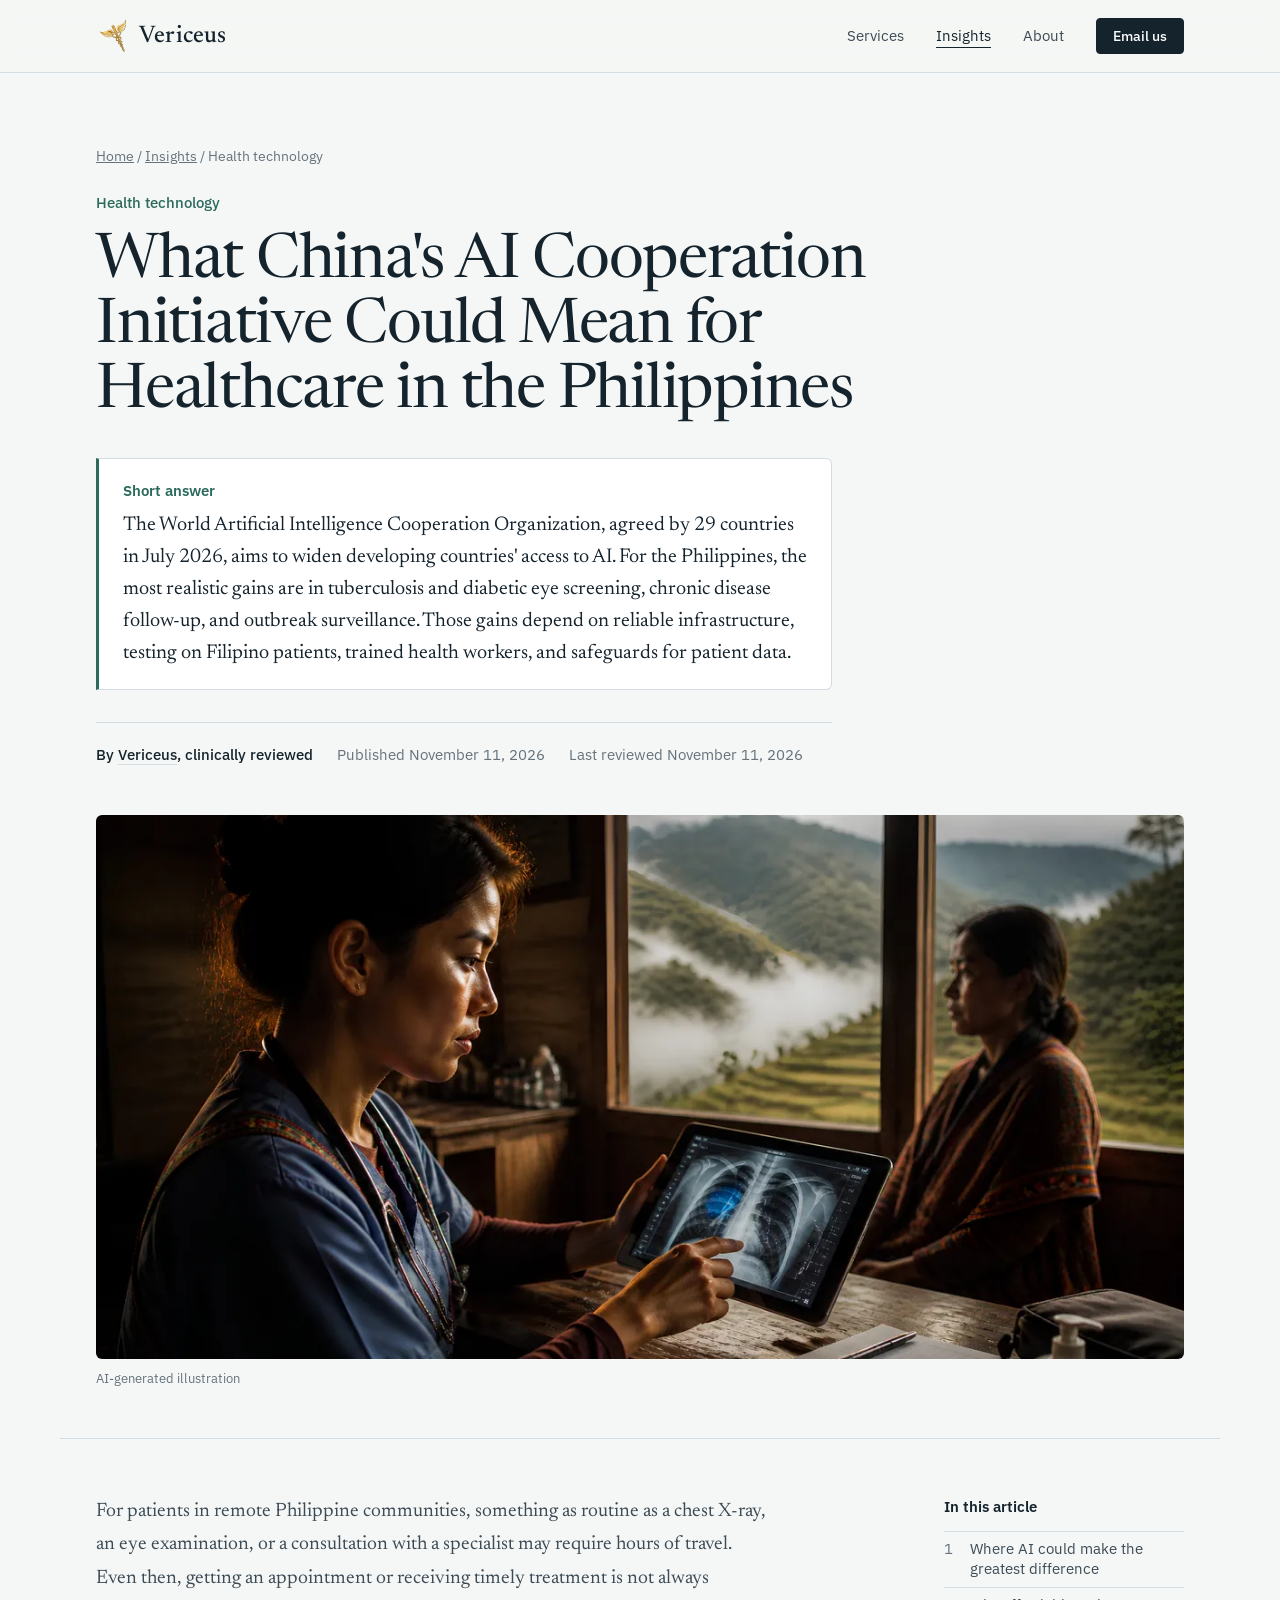
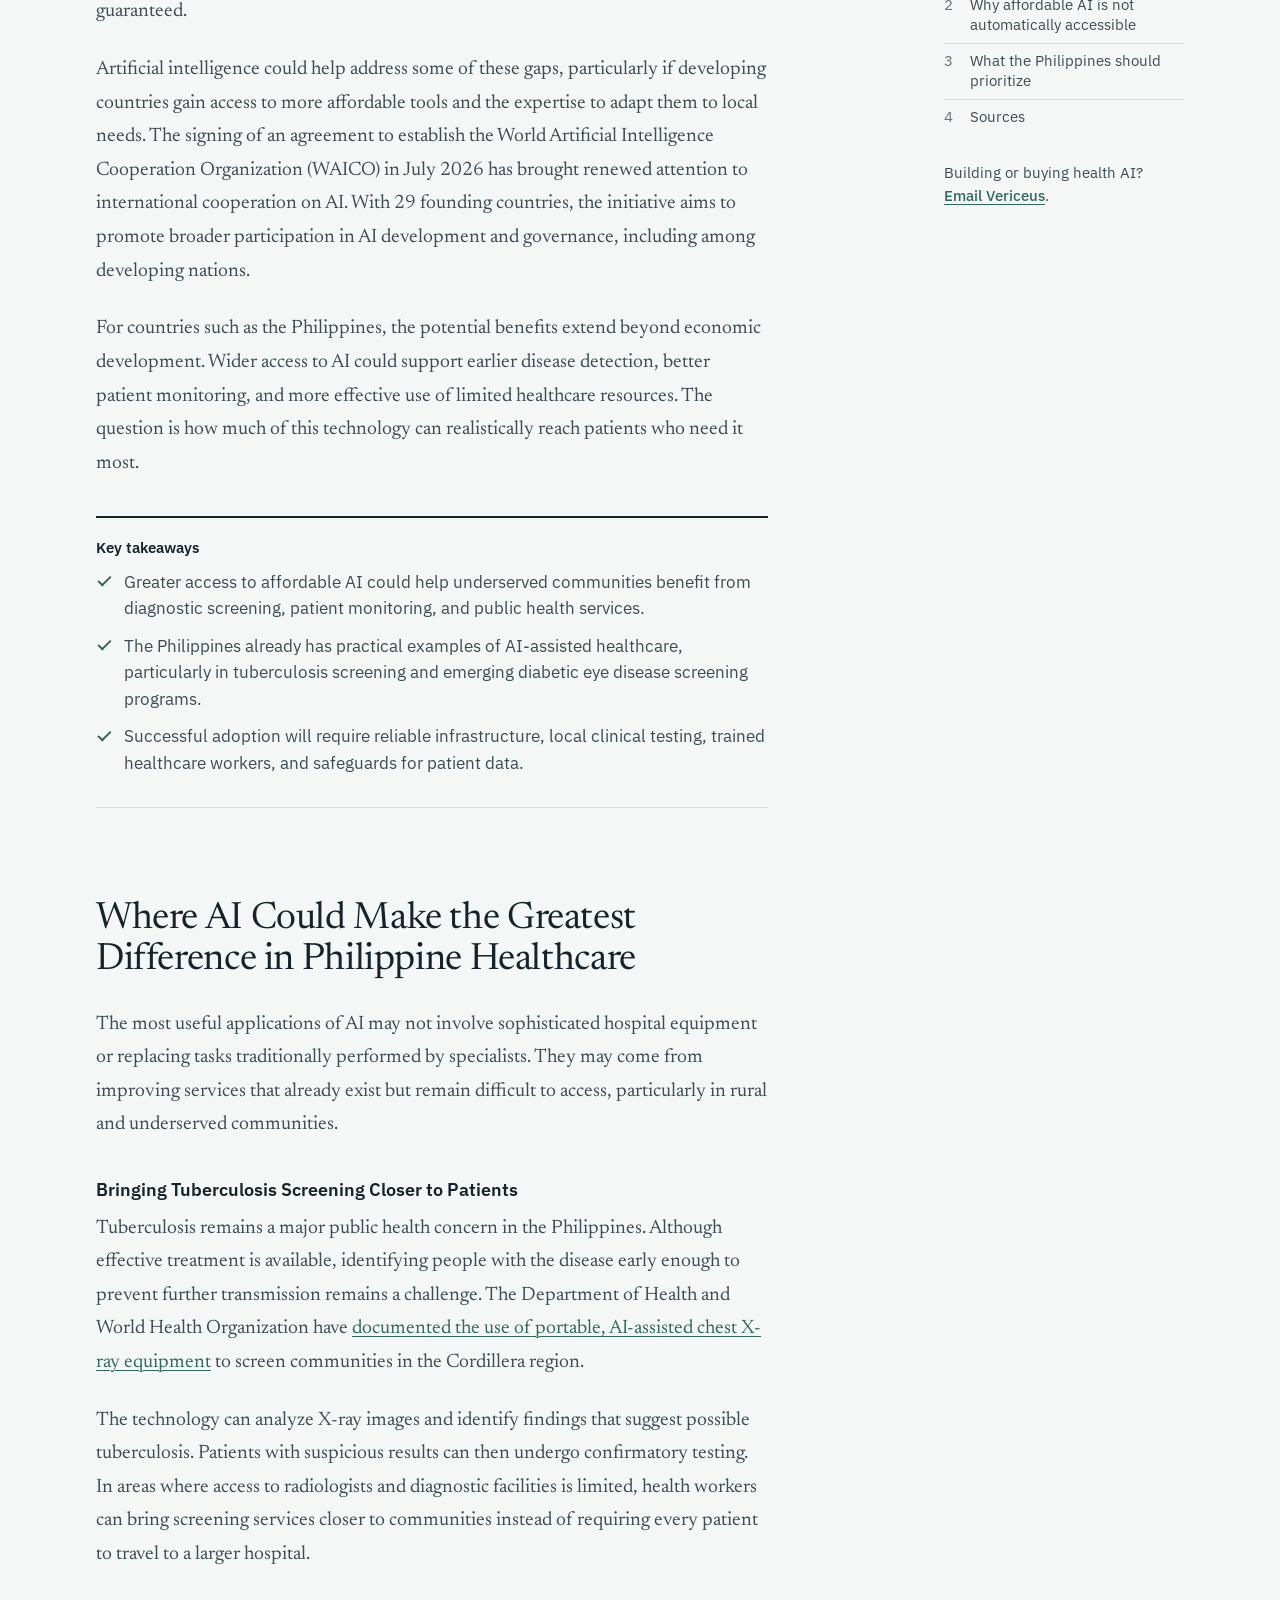
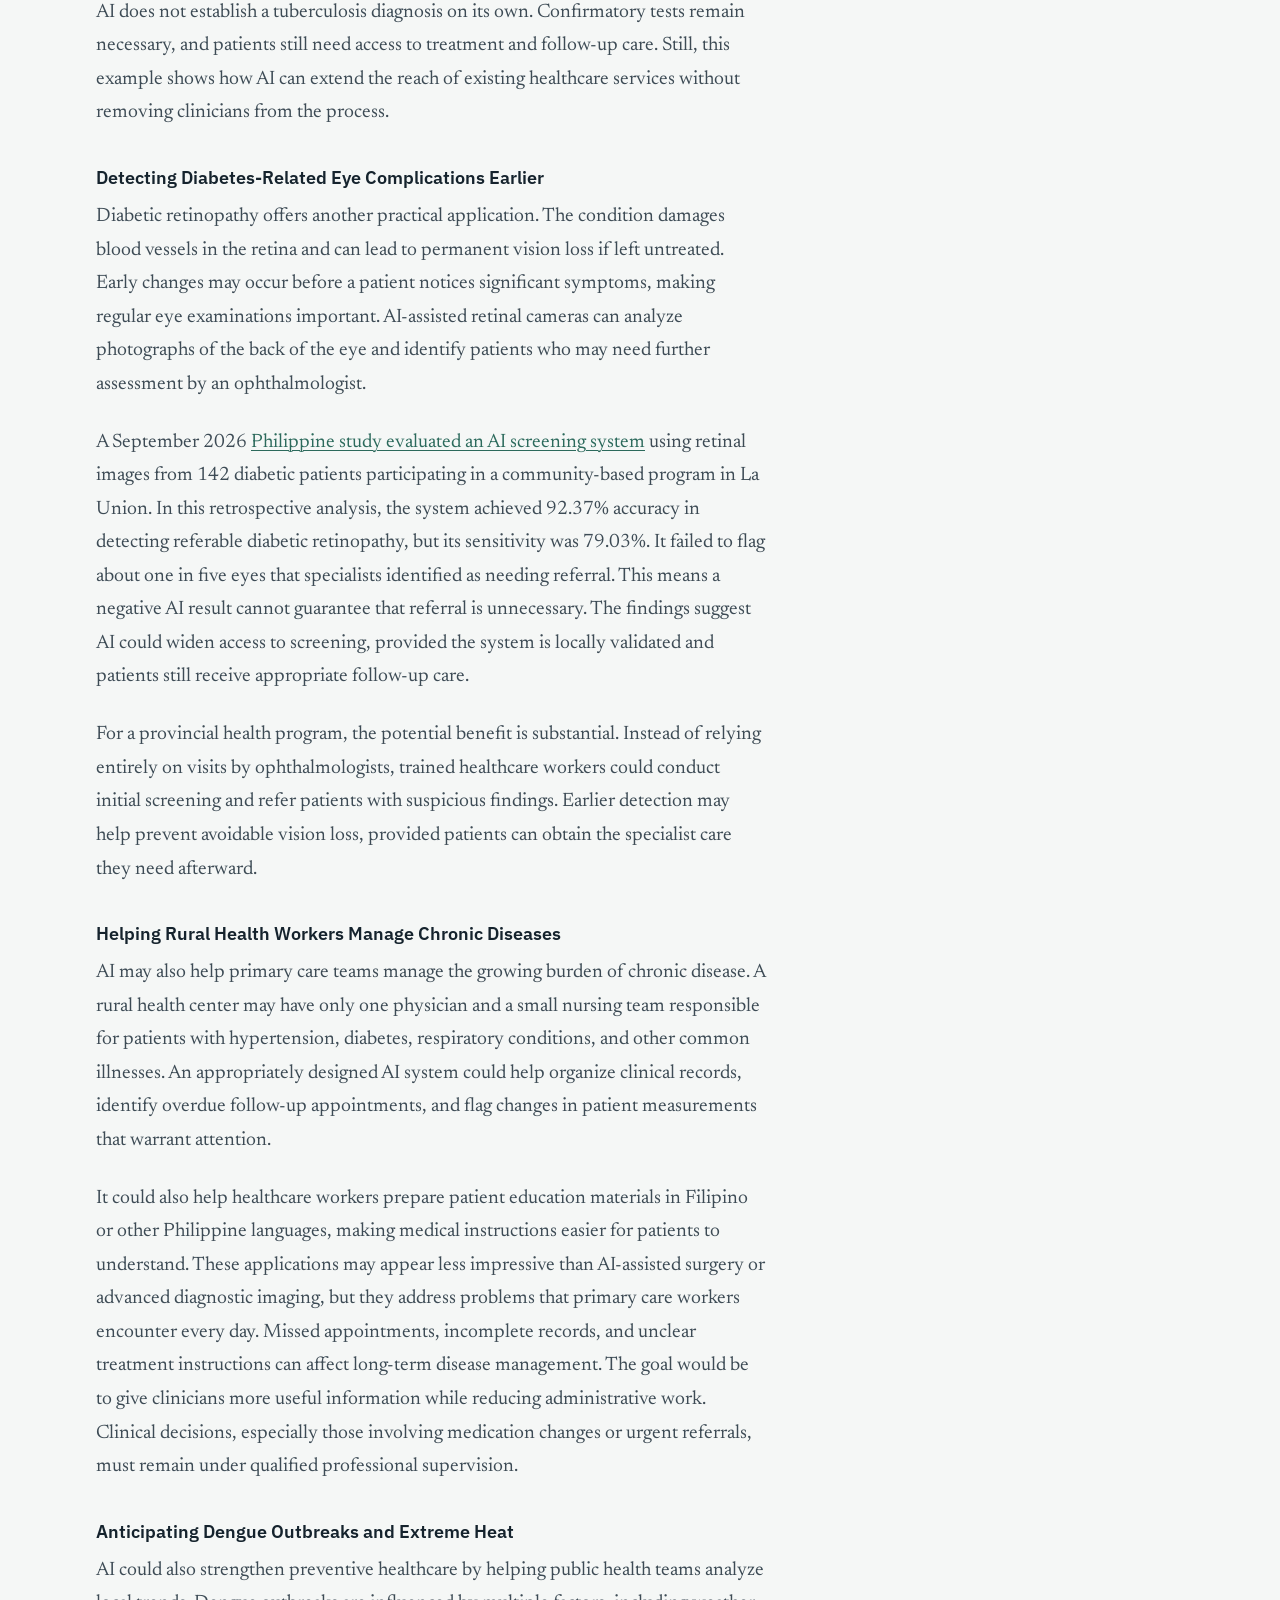
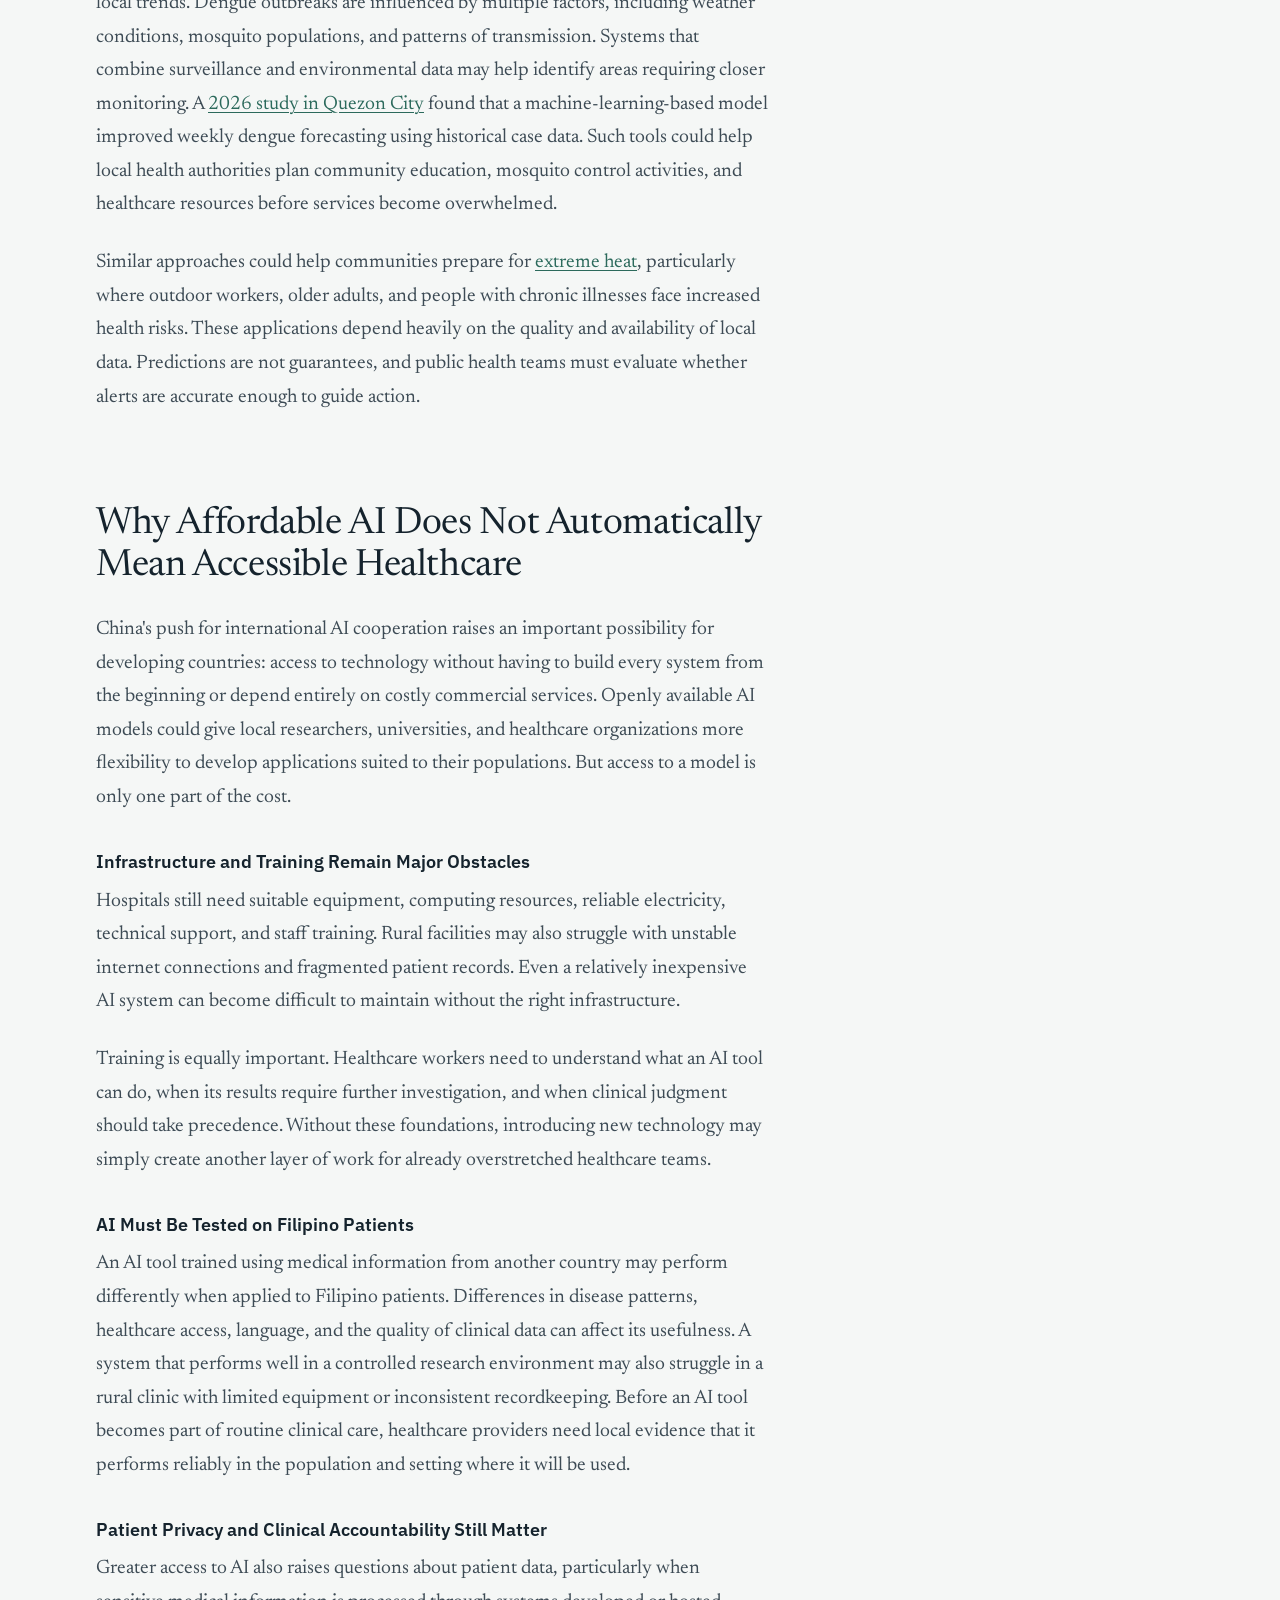
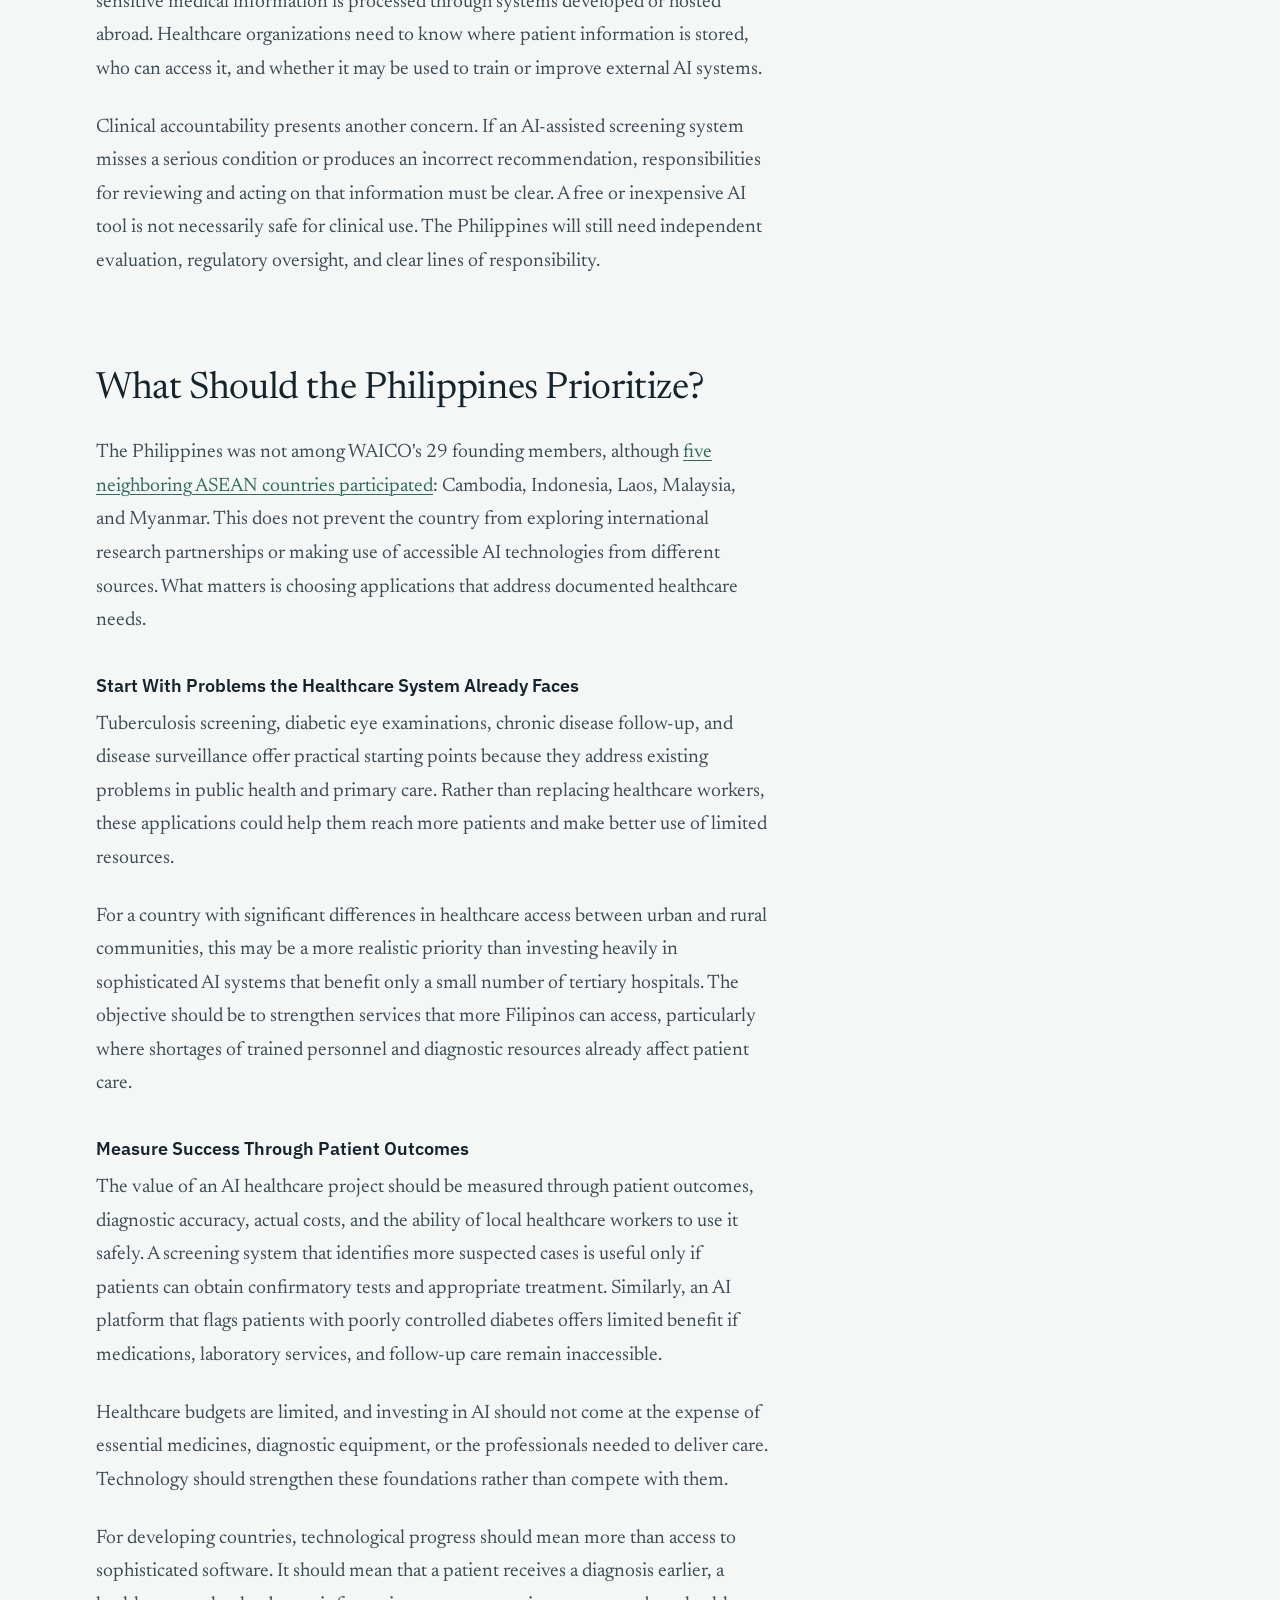
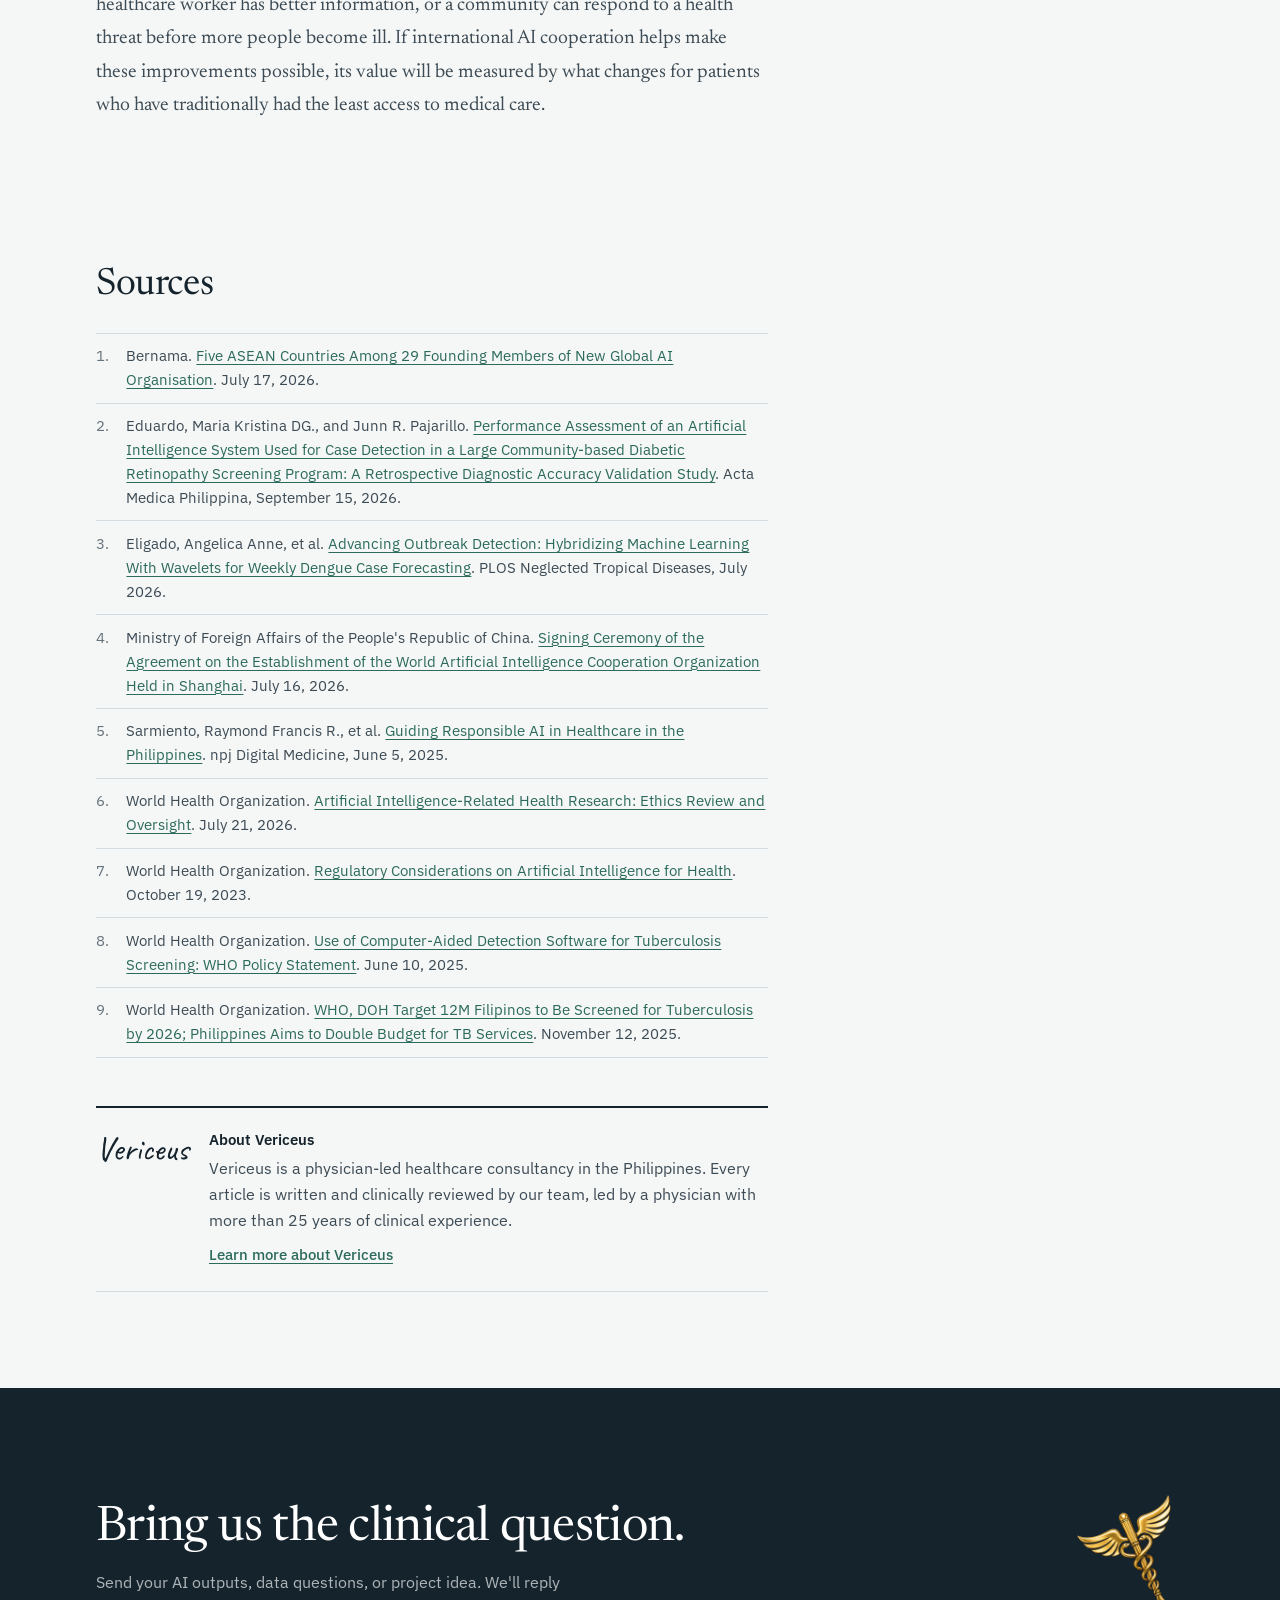
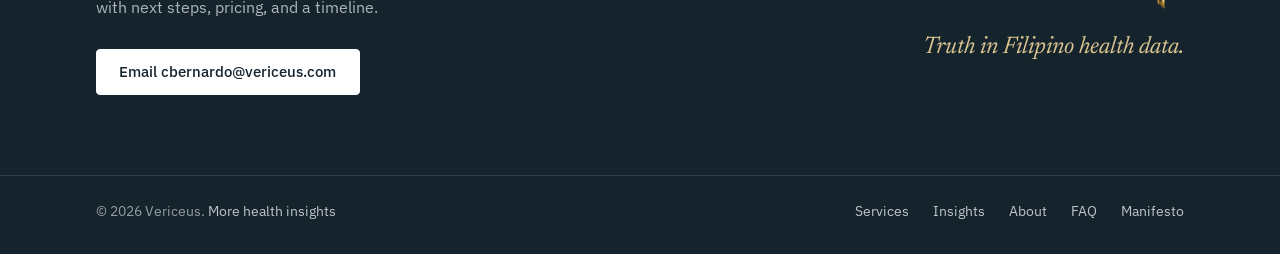
<file: insights/china-ai-cooperation-healthcare-philippines/index.html>
<!DOCTYPE html>
<html lang="en">
<head>
<meta charset="UTF-8"/>
<meta name="viewport" content="width=device-width, initial-scale=1.0"/>
<title>What China's AI Cooperation Initiative Could Mean for Healthcare in the Philippines | Vericeus</title>
<meta name="description" content="A physician looks at how China's World AI Cooperation Organization could affect Philippine healthcare: TB and diabetic eye screening, rural chronic care, outbreak surveillance, and the safeguards it would need."/>
<meta name="author" content="Vericeus"/>
<link rel="canonical" href="https://vericeus.com/insights/china-ai-cooperation-healthcare-philippines/"/>
<meta property="og:title" content="What China's AI Cooperation Initiative Could Mean for Healthcare in the Philippines"/>
<meta property="og:description" content="Where AI could help Philippine patients most, why affordable AI is not the same as accessible care, and what the country should prioritise."/>
<meta property="og:type" content="article"/>
<meta property="og:url" content="https://vericeus.com/insights/china-ai-cooperation-healthcare-philippines/"/>
<meta property="og:image" content="https://vericeus.com/assets/img/ai-philippines-healthcare-og.jpg"/>
<meta property="og:image:alt" content="A health worker in a rural mountain clinic reviews a chest X-ray on a tablet with a highlighted area, while a patient waits by a window overlooking rice terraces"/>
<meta property="article:published_time" content="2026-11-11"/>
<meta property="article:modified_time" content="2026-11-11"/>
<meta name="twitter:card" content="summary_large_image"/>
<link rel="icon" href="/logo.png" type="image/png"/>
<link rel="preconnect" href="https://fonts.googleapis.com"/>
<link rel="preconnect" href="https://fonts.gstatic.com" crossorigin/>
<link href="https://fonts.googleapis.com/css2?family=Caveat:wght@500&family=IBM+Plex+Sans:wght@400;500;600&family=Newsreader:ital,opsz,wght@0,6..72,400;0,6..72,500;1,6..72,400&display=swap" rel="stylesheet"/>
<link rel="stylesheet" href="/assets/site.css"/>
<link rel="alternate" type="application/rss+xml" title="Vericeus Insights" href="/feed.xml"/>
</head>
<body>
<a class="skip" href="#main">Skip to content</a>

<header class="site-head">
  <div class="wrap">
    <a class="brand" href="/" aria-label="Vericeus home"><img src="/logo.png" alt="" width="34" height="34"/><b>Vericeus</b></a>
    <nav class="menu" aria-label="Main">
      <a class="opt" href="/#services">Services</a>
      <a href="/insights/" aria-current="page">Insights</a>
      <a class="opt" href="/#about">About</a>
      <a class="btn btn-ink" href="mailto:cbernardo@vericeus.com?subject=Project%20inquiry">Email us</a>
    </nav>
  </div>
</header>

<main id="main">
<article>
  <header class="art-top">
    <div class="wrap">
      <div class="inner">
        <nav class="crumbs" aria-label="Breadcrumb"><a href="/">Home</a> / <a href="/insights/">Insights</a> / Health technology</nav>
        <p class="topic">Health technology</p>
        <h1>What China's AI Cooperation Initiative Could Mean for Healthcare in the Philippines</h1>
        <section class="summary">
          <h2>Short answer</h2>
          <p>The World Artificial Intelligence Cooperation Organization, agreed by 29 countries in July 2026, aims to widen developing countries' access to AI. For the Philippines, the most realistic gains are in tuberculosis and diabetic eye screening, chronic disease follow-up, and outbreak surveillance. Those gains depend on reliable infrastructure, testing on Filipino patients, trained health workers, and safeguards for patient data.</p>
        </section>
        <div class="byline">
          <span class="who">By <a href="/#about" rel="author">Vericeus</a>, clinically reviewed</span>
          <span>Published <time datetime="2026-11-11">November 11, 2026</time></span>
          <span>Last reviewed <time datetime="2026-11-11">November 11, 2026</time></span>
        </div>
      </div>
    </div>
  </header>

  <figure class="wrap art-photo">
    <img src="/assets/img/ai-philippines-healthcare-1200.webp" srcset="/assets/img/ai-philippines-healthcare-800.webp 800w, /assets/img/ai-philippines-healthcare-1200.webp 1200w, /assets/img/ai-philippines-healthcare-1680.webp 1680w" sizes="(max-width: 1160px) 100vw, 1160px" width="1680" height="840" alt="A health worker in a rural mountain clinic reviews a chest X-ray on a tablet with a highlighted area, while a patient waits by a window overlooking rice terraces" fetchpriority="high"/>
    <figcaption>AI-generated illustration</figcaption>
  </figure>

  <div class="wrap art-body">
    <nav class="contents" aria-label="In this article">
      <h2>In this article</h2>
      <ol>
        <li><a href="#where-ai-helps">Where AI could make the greatest difference</a></li>
        <li><a href="#affordable-not-accessible">Why affordable AI is not automatically accessible</a></li>
        <li><a href="#priorities">What the Philippines should prioritize</a></li>
        <li><a href="#sources">Sources</a></li>
      </ol>
      <p class="hire">Building or buying health AI? <a href="mailto:cbernardo@vericeus.com?subject=Project%20inquiry">Email Vericeus</a>.</p>
    </nav>

    <div class="prose">
      <p>For patients in remote Philippine communities, something as routine as a chest X-ray, an eye examination, or a consultation with a specialist may require hours of travel. Even then, getting an appointment or receiving timely treatment is not always guaranteed.</p>
      <p>Artificial intelligence could help address some of these gaps, particularly if developing countries gain access to more affordable tools and the expertise to adapt them to local needs. The signing of an agreement to establish the World Artificial Intelligence Cooperation Organization (WAICO) in July 2026 has brought renewed attention to international cooperation on AI. With 29 founding countries, the initiative aims to promote broader participation in AI development and governance, including among developing nations.</p>
      <p>For countries such as the Philippines, the potential benefits extend beyond economic development. Wider access to AI could support earlier disease detection, better patient monitoring, and more effective use of limited healthcare resources. The question is how much of this technology can realistically reach patients who need it most.</p>

      <section class="takeaways">
        <h2>Key takeaways</h2>
        <ul>
          <li>Greater access to affordable AI could help underserved communities benefit from diagnostic screening, patient monitoring, and public health services.</li>
          <li>The Philippines already has practical examples of AI-assisted healthcare, particularly in tuberculosis screening and emerging diabetic eye disease screening programs.</li>
          <li>Successful adoption will require reliable infrastructure, local clinical testing, trained healthcare workers, and safeguards for patient data.</li>
        </ul>
      </section>

      <h2 id="where-ai-helps">Where AI Could Make the Greatest Difference in Philippine Healthcare</h2>
      <p>The most useful applications of AI may not involve sophisticated hospital equipment or replacing tasks traditionally performed by specialists. They may come from improving services that already exist but remain difficult to access, particularly in rural and underserved communities.</p>
      <h3>Bringing Tuberculosis Screening Closer to Patients</h3>
      <p>Tuberculosis remains a major public health concern in the Philippines. Although effective treatment is available, identifying people with the disease early enough to prevent further transmission remains a challenge. The Department of Health and World Health Organization have <a href="https://www.who.int/philippines/news/detail/12-11-2025-who--doh-target-12m-filipinos-to-be-screened-for-tuberculosis-by-2026--philippines-aims-to-double-budget-for-tb-services" target="_blank" rel="noopener">documented the use of portable, AI-assisted chest X-ray equipment</a> to screen communities in the Cordillera region.</p>
      <p>The technology can analyze X-ray images and identify findings that suggest possible tuberculosis. Patients with suspicious results can then undergo confirmatory testing. In areas where access to radiologists and diagnostic facilities is limited, health workers can bring screening services closer to communities instead of requiring every patient to travel to a larger hospital.</p>
      <p>AI does not establish a tuberculosis diagnosis on its own. Confirmatory tests remain necessary, and patients still need access to treatment and follow-up care. Still, this example shows how AI can extend the reach of existing healthcare services without removing clinicians from the process.</p>
      <h3>Detecting Diabetes-Related Eye Complications Earlier</h3>
      <p>Diabetic retinopathy offers another practical application. The condition damages blood vessels in the retina and can lead to permanent vision loss if left untreated. Early changes may occur before a patient notices significant symptoms, making regular eye examinations important. AI-assisted retinal cameras can analyze photographs of the back of the eye and identify patients who may need further assessment by an ophthalmologist.</p>
      <p>A September 2026 <a href="https://actamedicaphilippina.upm.edu.ph/index.php/acta/article/view/13381" target="_blank" rel="noopener">Philippine study evaluated an AI screening system</a> using retinal images from 142 diabetic patients participating in a community-based program in La Union. In this retrospective analysis, the system achieved 92.37% accuracy in detecting referable diabetic retinopathy, but its sensitivity was 79.03%. It failed to flag about one in five eyes that specialists identified as needing referral. This means a negative AI result cannot guarantee that referral is unnecessary. The findings suggest AI could widen access to screening, provided the system is locally validated and patients still receive appropriate follow-up care.</p>
      <p>For a provincial health program, the potential benefit is substantial. Instead of relying entirely on visits by ophthalmologists, trained healthcare workers could conduct initial screening and refer patients with suspicious findings. Earlier detection may help prevent avoidable vision loss, provided patients can obtain the specialist care they need afterward.</p>
      <h3>Helping Rural Health Workers Manage Chronic Diseases</h3>
      <p>AI may also help primary care teams manage the growing burden of chronic disease. A rural health center may have only one physician and a small nursing team responsible for patients with hypertension, diabetes, respiratory conditions, and other common illnesses. An appropriately designed AI system could help organize clinical records, identify overdue follow-up appointments, and flag changes in patient measurements that warrant attention.</p>
      <p>It could also help healthcare workers prepare patient education materials in Filipino or other Philippine languages, making medical instructions easier for patients to understand. These applications may appear less impressive than AI-assisted surgery or advanced diagnostic imaging, but they address problems that primary care workers encounter every day. Missed appointments, incomplete records, and unclear treatment instructions can affect long-term disease management. The goal would be to give clinicians more useful information while reducing administrative work. Clinical decisions, especially those involving medication changes or urgent referrals, must remain under qualified professional supervision.</p>
      <h3>Anticipating Dengue Outbreaks and Extreme Heat</h3>
      <p>AI could also strengthen preventive healthcare by helping public health teams analyze local trends. Dengue outbreaks are influenced by multiple factors, including weather conditions, mosquito populations, and patterns of transmission. Systems that combine surveillance and environmental data may help identify areas requiring closer monitoring. A <a href="https://pubmed.ncbi.nlm.nih.gov/42424306/" target="_blank" rel="noopener">2026 study in Quezon City</a> found that a machine-learning-based model improved weekly dengue forecasting using historical case data. Such tools could help local health authorities plan community education, mosquito control activities, and healthcare resources before services become overwhelmed.</p>
      <p>Similar approaches could help communities prepare for <a href="/insights/extreme-heat-kidney-health/">extreme heat</a>, particularly where outdoor workers, older adults, and people with chronic illnesses face increased health risks. These applications depend heavily on the quality and availability of local data. Predictions are not guarantees, and public health teams must evaluate whether alerts are accurate enough to guide action.</p>

      <h2 id="affordable-not-accessible">Why Affordable AI Does Not Automatically Mean Accessible Healthcare</h2>
      <p>China's push for international AI cooperation raises an important possibility for developing countries: access to technology without having to build every system from the beginning or depend entirely on costly commercial services. Openly available AI models could give local researchers, universities, and healthcare organizations more flexibility to develop applications suited to their populations. But access to a model is only one part of the cost.</p>
      <h3>Infrastructure and Training Remain Major Obstacles</h3>
      <p>Hospitals still need suitable equipment, computing resources, reliable electricity, technical support, and staff training. Rural facilities may also struggle with unstable internet connections and fragmented patient records. Even a relatively inexpensive AI system can become difficult to maintain without the right infrastructure.</p>
      <p>Training is equally important. Healthcare workers need to understand what an AI tool can do, when its results require further investigation, and when clinical judgment should take precedence. Without these foundations, introducing new technology may simply create another layer of work for already overstretched healthcare teams.</p>
      <h3>AI Must Be Tested on Filipino Patients</h3>
      <p>An AI tool trained using medical information from another country may perform differently when applied to Filipino patients. Differences in disease patterns, healthcare access, language, and the quality of clinical data can affect its usefulness. A system that performs well in a controlled research environment may also struggle in a rural clinic with limited equipment or inconsistent recordkeeping. Before an AI tool becomes part of routine clinical care, healthcare providers need local evidence that it performs reliably in the population and setting where it will be used.</p>
      <h3>Patient Privacy and Clinical Accountability Still Matter</h3>
      <p>Greater access to AI also raises questions about patient data, particularly when sensitive medical information is processed through systems developed or hosted abroad. Healthcare organizations need to know where patient information is stored, who can access it, and whether it may be used to train or improve external AI systems.</p>
      <p>Clinical accountability presents another concern. If an AI-assisted screening system misses a serious condition or produces an incorrect recommendation, responsibilities for reviewing and acting on that information must be clear. A free or inexpensive AI tool is not necessarily safe for clinical use. The Philippines will still need independent evaluation, regulatory oversight, and clear lines of responsibility.</p>

      <h2 id="priorities">What Should the Philippines Prioritize?</h2>
      <p>The Philippines was not among WAICO's 29 founding members, although <a href="https://www.bernama.com/en/news.php?id=2582074" target="_blank" rel="noopener">five neighboring ASEAN countries participated</a>: Cambodia, Indonesia, Laos, Malaysia, and Myanmar. This does not prevent the country from exploring international research partnerships or making use of accessible AI technologies from different sources. What matters is choosing applications that address documented healthcare needs.</p>
      <h3>Start With Problems the Healthcare System Already Faces</h3>
      <p>Tuberculosis screening, diabetic eye examinations, chronic disease follow-up, and disease surveillance offer practical starting points because they address existing problems in public health and primary care. Rather than replacing healthcare workers, these applications could help them reach more patients and make better use of limited resources.</p>
      <p>For a country with significant differences in healthcare access between urban and rural communities, this may be a more realistic priority than investing heavily in sophisticated AI systems that benefit only a small number of tertiary hospitals. The objective should be to strengthen services that more Filipinos can access, particularly where shortages of trained personnel and diagnostic resources already affect patient care.</p>
      <h3>Measure Success Through Patient Outcomes</h3>
      <p>The value of an AI healthcare project should be measured through patient outcomes, diagnostic accuracy, actual costs, and the ability of local healthcare workers to use it safely. A screening system that identifies more suspected cases is useful only if patients can obtain confirmatory tests and appropriate treatment. Similarly, an AI platform that flags patients with poorly controlled diabetes offers limited benefit if medications, laboratory services, and follow-up care remain inaccessible.</p>
      <p>Healthcare budgets are limited, and investing in AI should not come at the expense of essential medicines, diagnostic equipment, or the professionals needed to deliver care. Technology should strengthen these foundations rather than compete with them.</p>
      <p>For developing countries, technological progress should mean more than access to sophisticated software. It should mean that a patient receives a diagnosis earlier, a healthcare worker has better information, or a community can respond to a health threat before more people become ill. If international AI cooperation helps make these improvements possible, its value will be measured by what changes for patients who have traditionally had the least access to medical care.</p>

      <section class="sources" id="sources">
        <h2>Sources</h2>
        <ol>
          <li>Bernama. <a href="https://www.bernama.com/en/news.php?id=2582074" target="_blank" rel="noopener">Five ASEAN Countries Among 29 Founding Members of New Global AI Organisation</a>. July 17, 2026.</li>
          <li>Eduardo, Maria Kristina DG., and Junn R. Pajarillo. <a href="https://actamedicaphilippina.upm.edu.ph/index.php/acta/article/view/13381" target="_blank" rel="noopener">Performance Assessment of an Artificial Intelligence System Used for Case Detection in a Large Community-based Diabetic Retinopathy Screening Program: A Retrospective Diagnostic Accuracy Validation Study</a>. Acta Medica Philippina, September 15, 2026.</li>
          <li>Eligado, Angelica Anne, et al. <a href="https://pubmed.ncbi.nlm.nih.gov/42424306/" target="_blank" rel="noopener">Advancing Outbreak Detection: Hybridizing Machine Learning With Wavelets for Weekly Dengue Case Forecasting</a>. PLOS Neglected Tropical Diseases, July 2026.</li>
          <li>Ministry of Foreign Affairs of the People's Republic of China. <a href="https://www.fmprc.gov.cn/eng/wjbzhd/202607/t20260717_11984747.html" target="_blank" rel="noopener">Signing Ceremony of the Agreement on the Establishment of the World Artificial Intelligence Cooperation Organization Held in Shanghai</a>. July 16, 2026.</li>
          <li>Sarmiento, Raymond Francis R., et al. <a href="https://www.nature.com/articles/s41746-025-01755-3" target="_blank" rel="noopener">Guiding Responsible AI in Healthcare in the Philippines</a>. npj Digital Medicine, June 5, 2025.</li>
          <li>World Health Organization. <a href="https://www.who.int/publications/i/item/9789240124073" target="_blank" rel="noopener">Artificial Intelligence-Related Health Research: Ethics Review and Oversight</a>. July 21, 2026.</li>
          <li>World Health Organization. <a href="https://www.who.int/publications/i/item/9789240078871" target="_blank" rel="noopener">Regulatory Considerations on Artificial Intelligence for Health</a>. October 19, 2023.</li>
          <li>World Health Organization. <a href="https://www.who.int/publications/i/item/9789240110373" target="_blank" rel="noopener">Use of Computer-Aided Detection Software for Tuberculosis Screening: WHO Policy Statement</a>. June 10, 2025.</li>
          <li>World Health Organization. <a href="https://www.who.int/philippines/news/detail/12-11-2025-who--doh-target-12m-filipinos-to-be-screened-for-tuberculosis-by-2026--philippines-aims-to-double-budget-for-tb-services" target="_blank" rel="noopener">WHO, DOH Target 12M Filipinos to Be Screened for Tuberculosis by 2026; Philippines Aims to Double Budget for TB Services</a>. November 12, 2025.</li>
        </ol>
      </section>

      <aside class="author">
        <span class="sig" aria-hidden="true">Vericeus</span>
        <div>
          <h2>About Vericeus</h2>
          <p>Vericeus is a physician-led healthcare consultancy in the Philippines. Every article is written and clinically reviewed by our team, led by a physician with more than 25 years of clinical experience.</p>
          <a class="link" href="/#about">Learn more about Vericeus</a>
        </div>
      </aside>
    </div>
  </div>
</article>
</main>

<section class="closing">
  <div class="wrap">
    <div>
      <h2 class="h2">Bring us the clinical question.</h2>
      <p>Send your AI outputs, data questions, or project idea. We'll reply with next steps, pricing, and a timeline.</p>
      <a class="btn" href="mailto:cbernardo@vericeus.com?subject=Project%20inquiry">Email cbernardo@vericeus.com</a>
    </div>
    <div class="mark"><img src="/logo.png" alt="Vericeus caduceus logo" width="120" height="120"/><p class="motto">Truth in Filipino health data.</p></div>
  </div>
</section>
<footer class="site-foot">
  <div class="wrap">
    <span>© 2026 Vericeus. <a href="/insights/">More health insights</a></span>
    <nav aria-label="Footer"><a href="/#services">Services</a><a href="/insights/">Insights</a><a href="/#about">About</a><a href="/#faq">FAQ</a><a href="/manifesto/">Manifesto</a></nav>
  </div>
</footer>

<script type="application/ld+json">
{
  "@context": "https://schema.org",
  "@graph": [
    {
      "@type": "MedicalWebPage",
      "@id": "https://vericeus.com/insights/china-ai-cooperation-healthcare-philippines/#webpage",
      "url": "https://vericeus.com/insights/china-ai-cooperation-healthcare-philippines/",
      "name": "What China's AI Cooperation Initiative Could Mean for Healthcare in the Philippines",
      "description": "A physician looks at how China's World AI Cooperation Organization could affect Philippine healthcare: TB and diabetic eye screening, rural chronic care, outbreak surveillance, and the safeguards it would need.",
      "inLanguage": "en",
      "isPartOf": { "@id": "https://vericeus.com/#website" },
      "breadcrumb": { "@id": "https://vericeus.com/insights/china-ai-cooperation-healthcare-philippines/#breadcrumb" },
      "about": [ { "@type": "Thing", "name": "Artificial intelligence in healthcare" }, { "@type": "Place", "name": "Philippines" }, { "@type": "Organization", "name": "World Artificial Intelligence Cooperation Organization" } ],
      "lastReviewed": "2026-11-11",
      "reviewedBy": { "@id": "https://vericeus.com/#org" },
      "speakable": { "@type": "SpeakableSpecification", "cssSelector": [ ".summary p" ] }
    },
    {
      "@type": "Article",
      "headline": "What China's AI Cooperation Initiative Could Mean for Healthcare in the Philippines",
      "image": { "@type": "ImageObject", "url": "https://vericeus.com/assets/img/ai-philippines-healthcare-og.jpg", "width": 1200, "height": 630, "caption": "A health worker in a rural mountain clinic reviews a chest X-ray on a tablet with a highlighted area, while a patient waits by a window overlooking rice terraces", "creditText": "AI-generated illustration" },
      "datePublished": "2026-11-11",
      "dateModified": "2026-11-11",
      "mainEntityOfPage": { "@id": "https://vericeus.com/insights/china-ai-cooperation-healthcare-philippines/#webpage" },
      "author": { "@id": "https://vericeus.com/#org" },
      "publisher": { "@id": "https://vericeus.com/#org" },
      "citation": [
        "https://www.bernama.com/en/news.php?id=2582074",
        "https://actamedicaphilippina.upm.edu.ph/index.php/acta/article/view/13381",
        "https://pubmed.ncbi.nlm.nih.gov/42424306/",
        "https://www.fmprc.gov.cn/eng/wjbzhd/202607/t20260717_11984747.html",
        "https://www.nature.com/articles/s41746-025-01755-3",
        "https://www.who.int/publications/i/item/9789240124073",
        "https://www.who.int/publications/i/item/9789240078871",
        "https://www.who.int/publications/i/item/9789240110373",
        "https://www.who.int/philippines/news/detail/12-11-2025-who--doh-target-12m-filipinos-to-be-screened-for-tuberculosis-by-2026--philippines-aims-to-double-budget-for-tb-services"
      ]
    }, 
    {
      "@type": "Organization",
      "@id": "https://vericeus.com/#org",
      "name": "Vericeus",
      "url": "https://vericeus.com/",
      "logo": "https://vericeus.com/logo.png"
    },
    {
      "@type": "BreadcrumbList",
      "@id": "https://vericeus.com/insights/china-ai-cooperation-healthcare-philippines/#breadcrumb",
      "itemListElement": [
        { "@type": "ListItem", "position": 1, "name": "Home", "item": "https://vericeus.com/" },
        { "@type": "ListItem", "position": 2, "name": "Insights", "item": "https://vericeus.com/insights/" },
        { "@type": "ListItem", "position": 3, "name": "China's AI Cooperation Initiative and Philippine Healthcare" }
      ]
    }
  ]
}
</script>
</body>
</html>
</file>
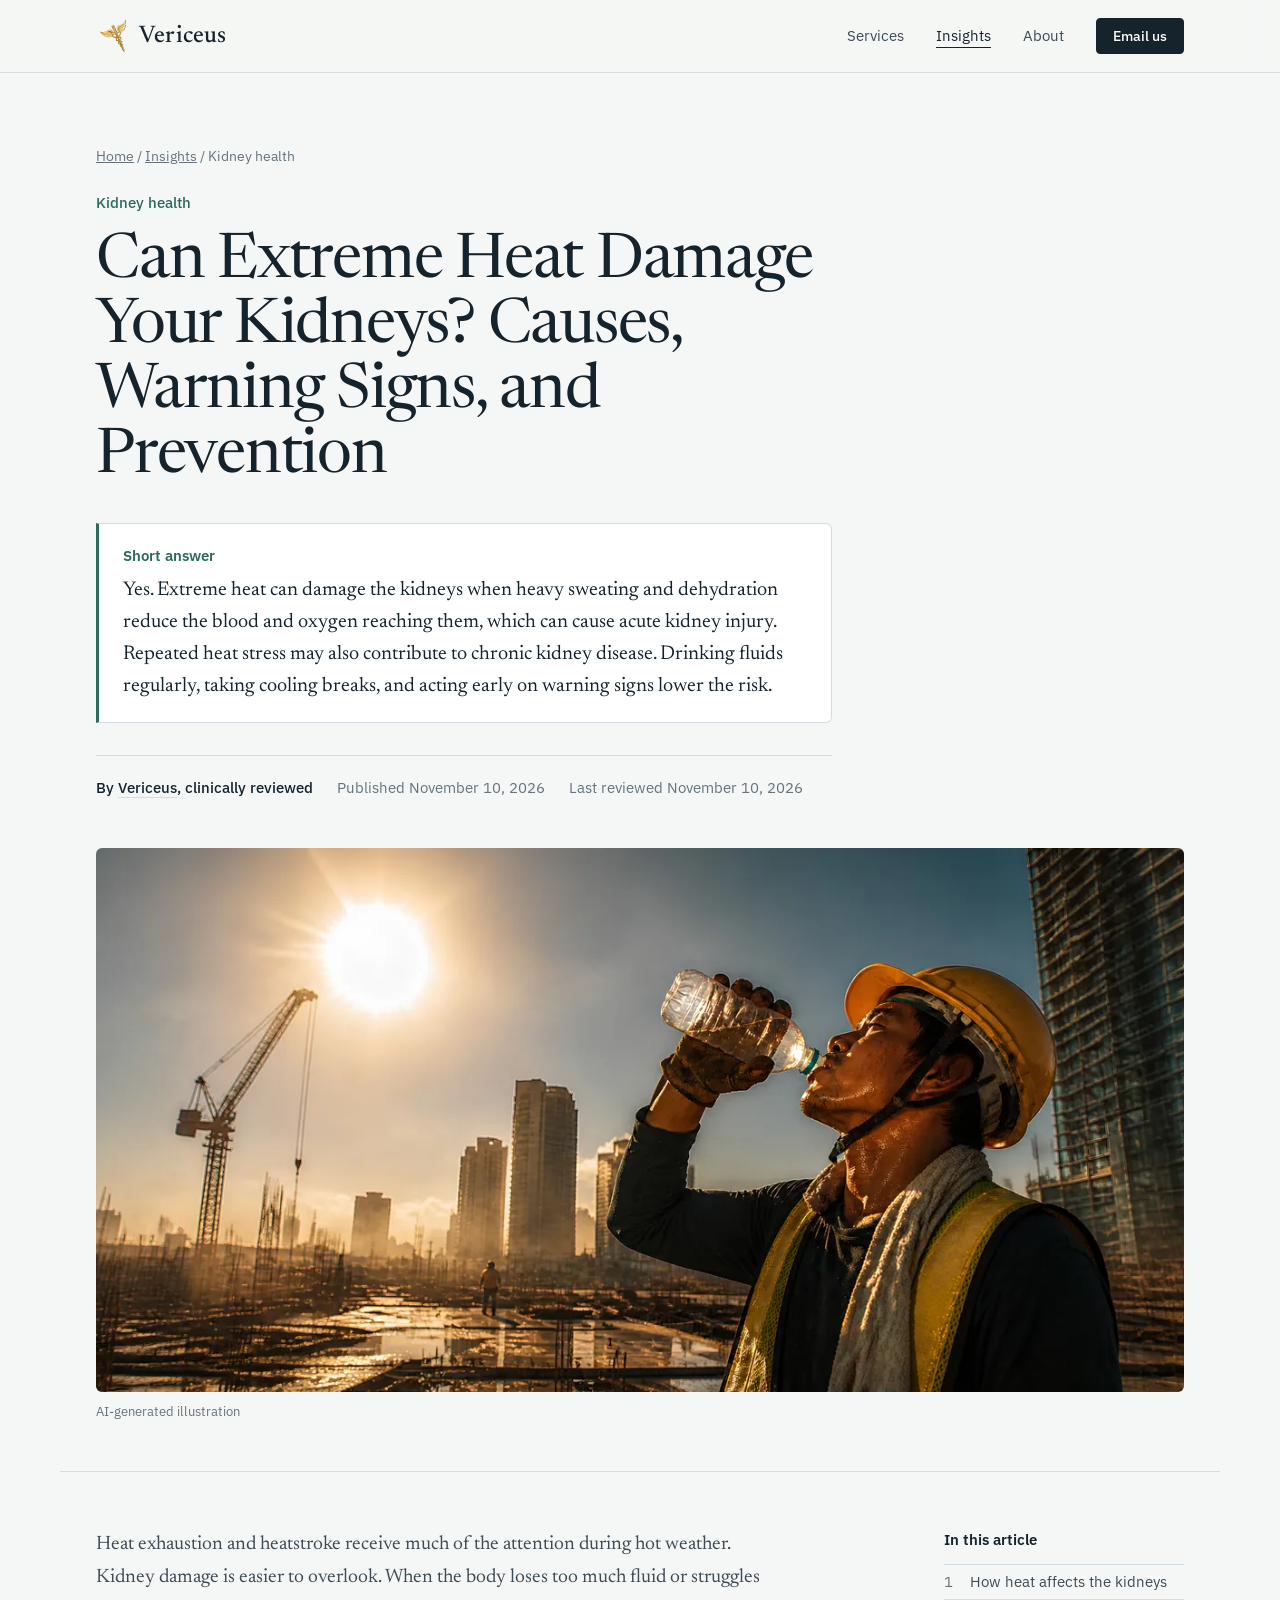
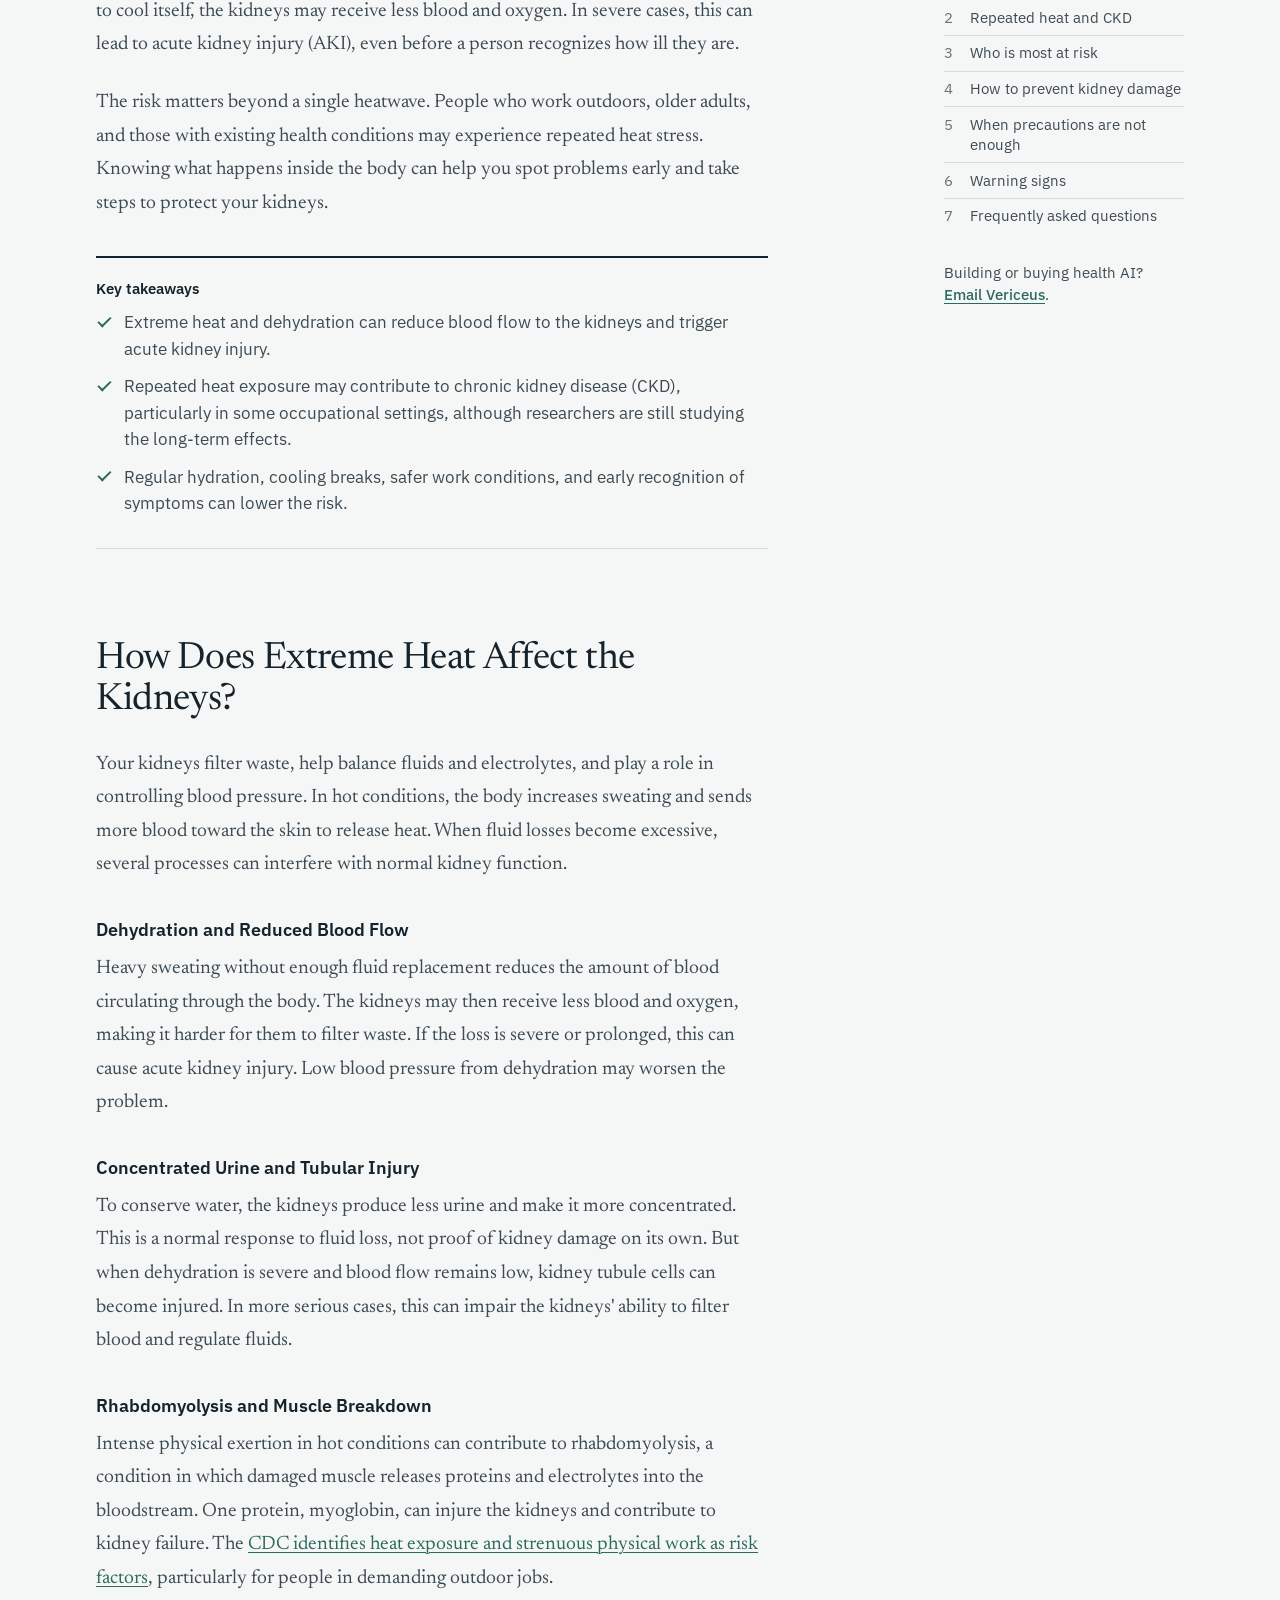
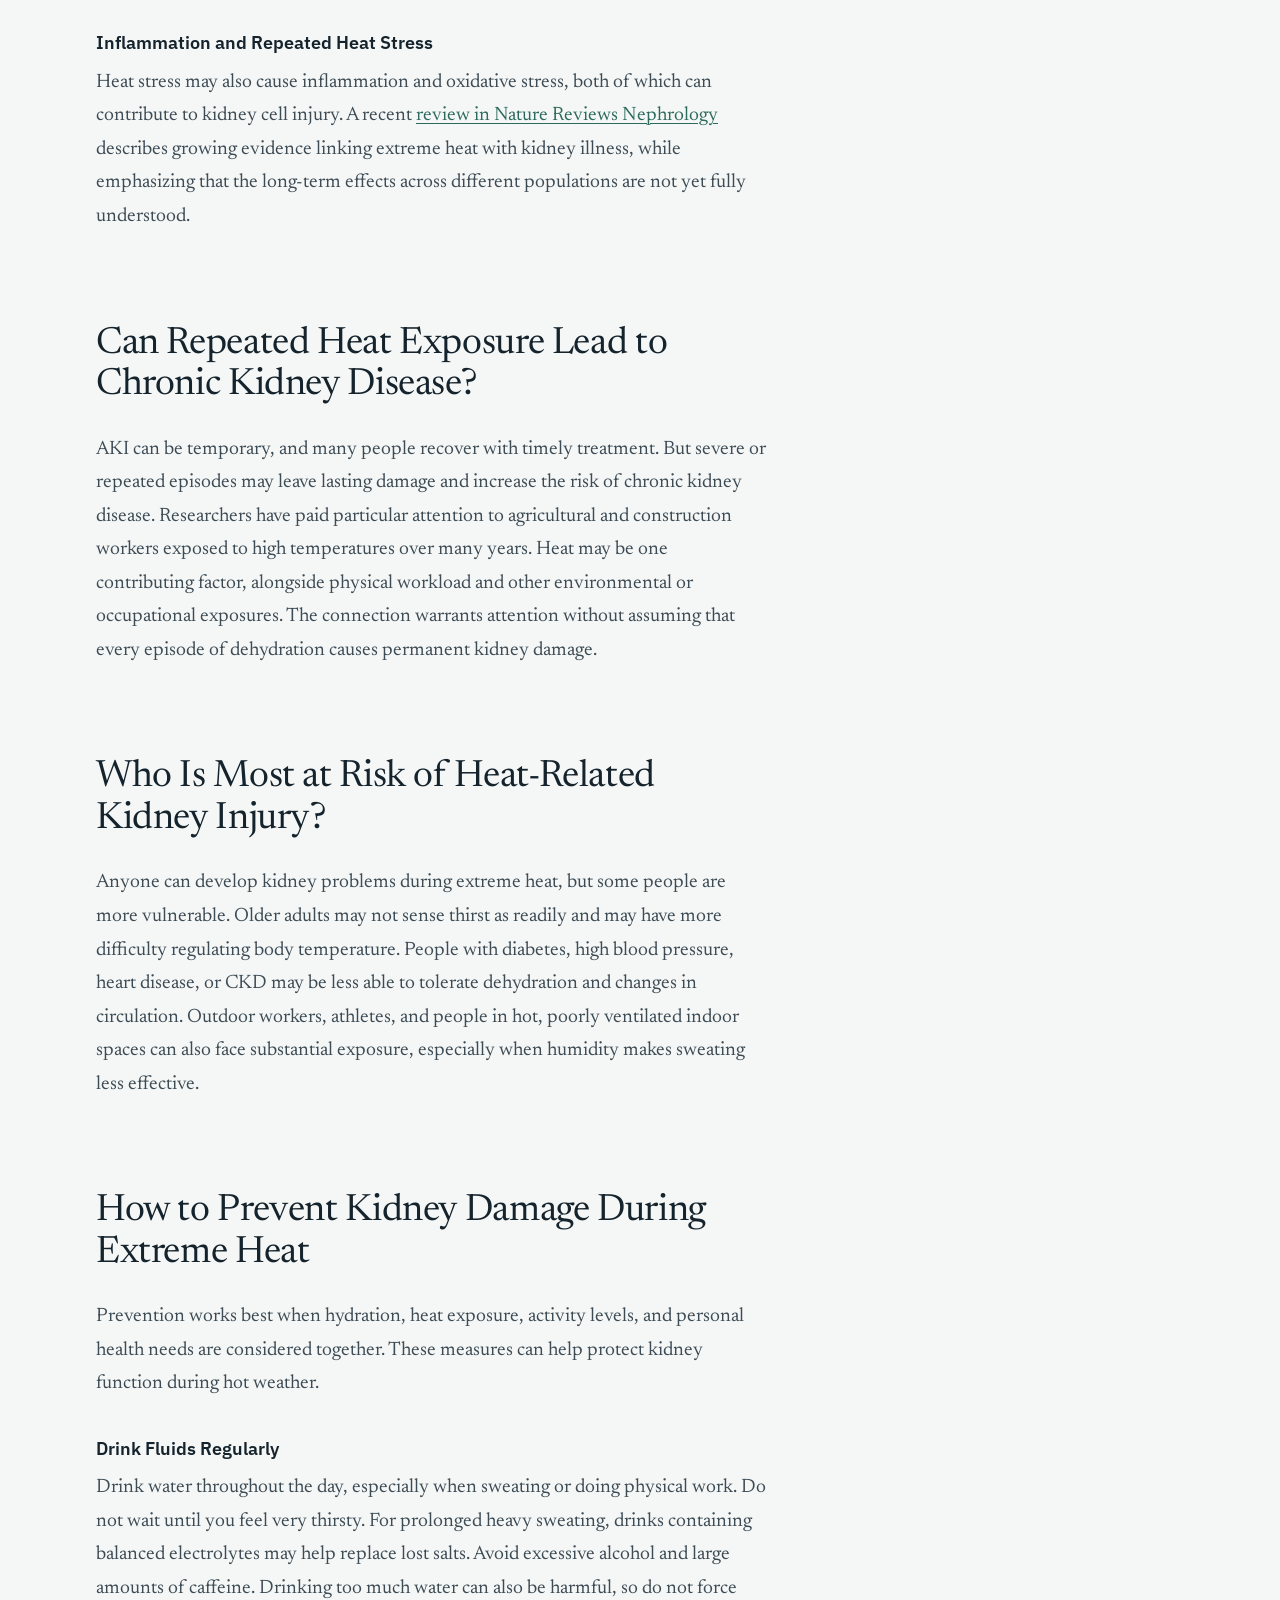
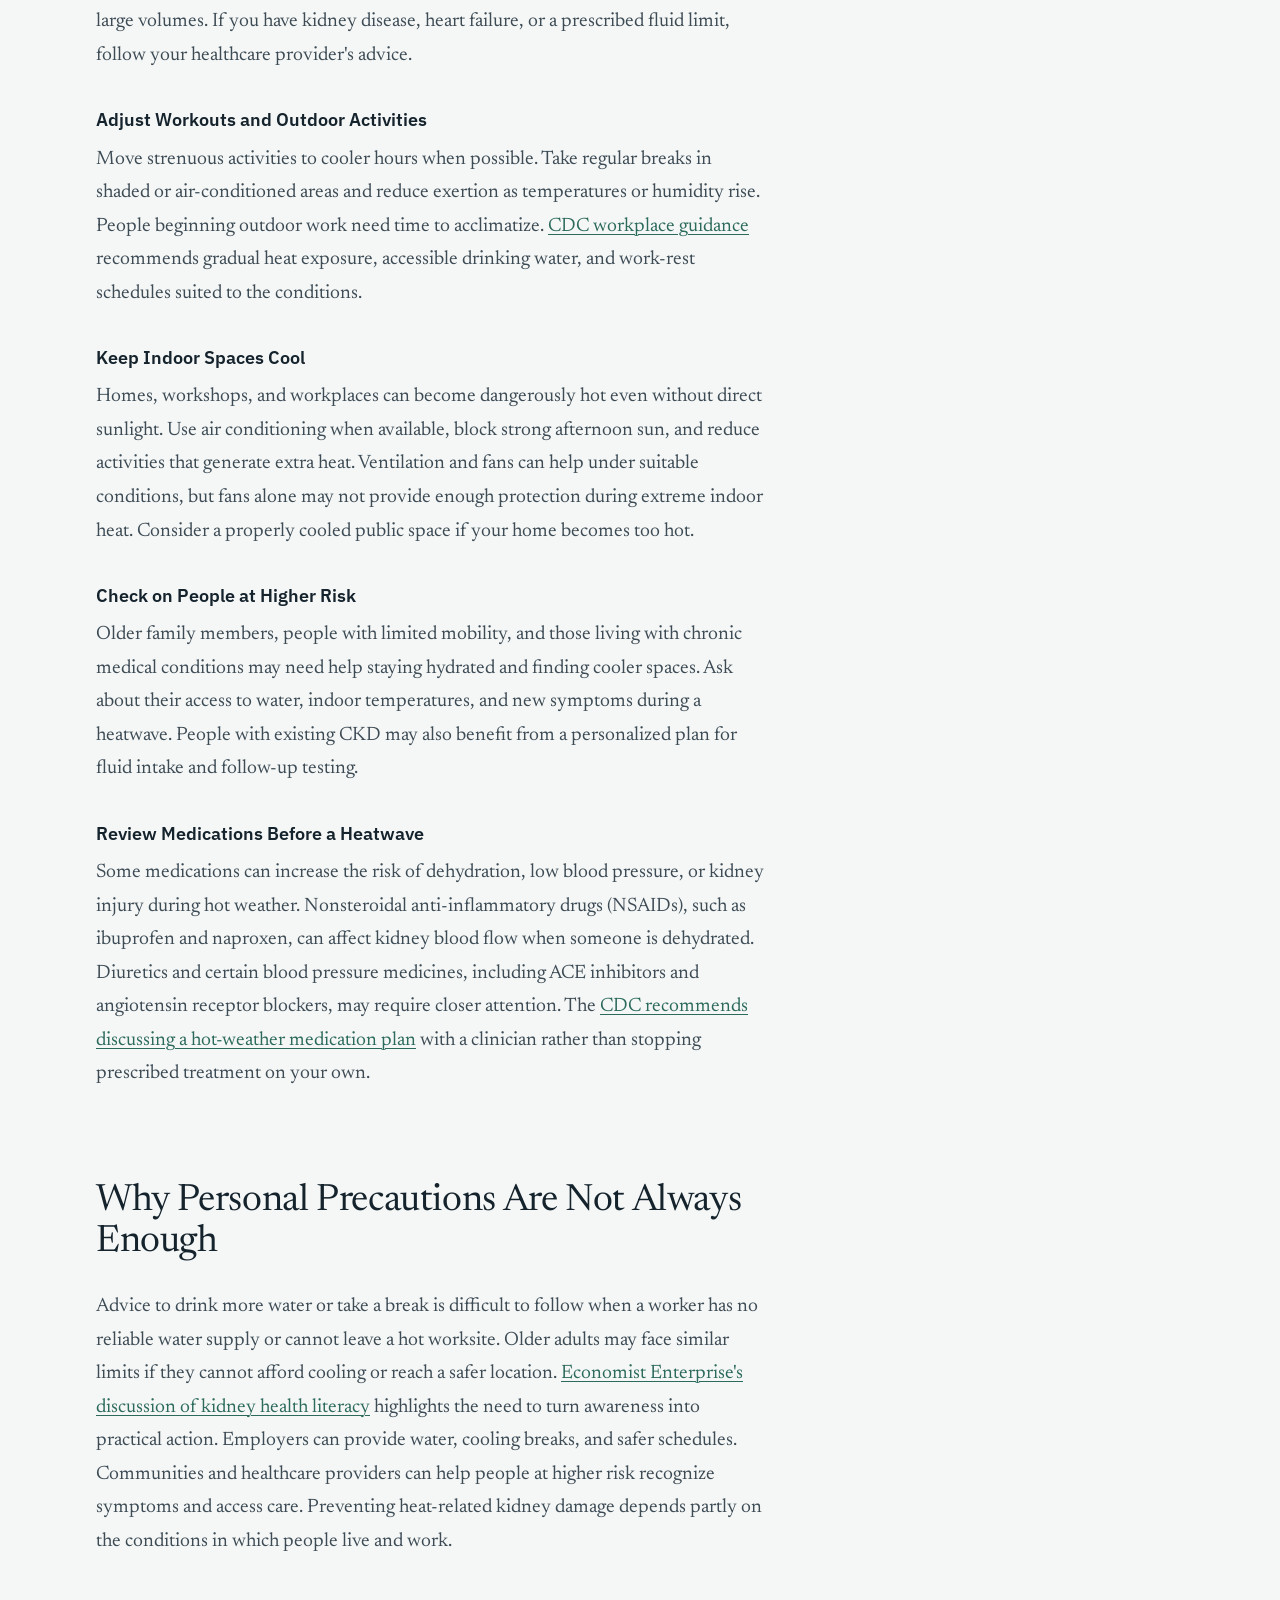
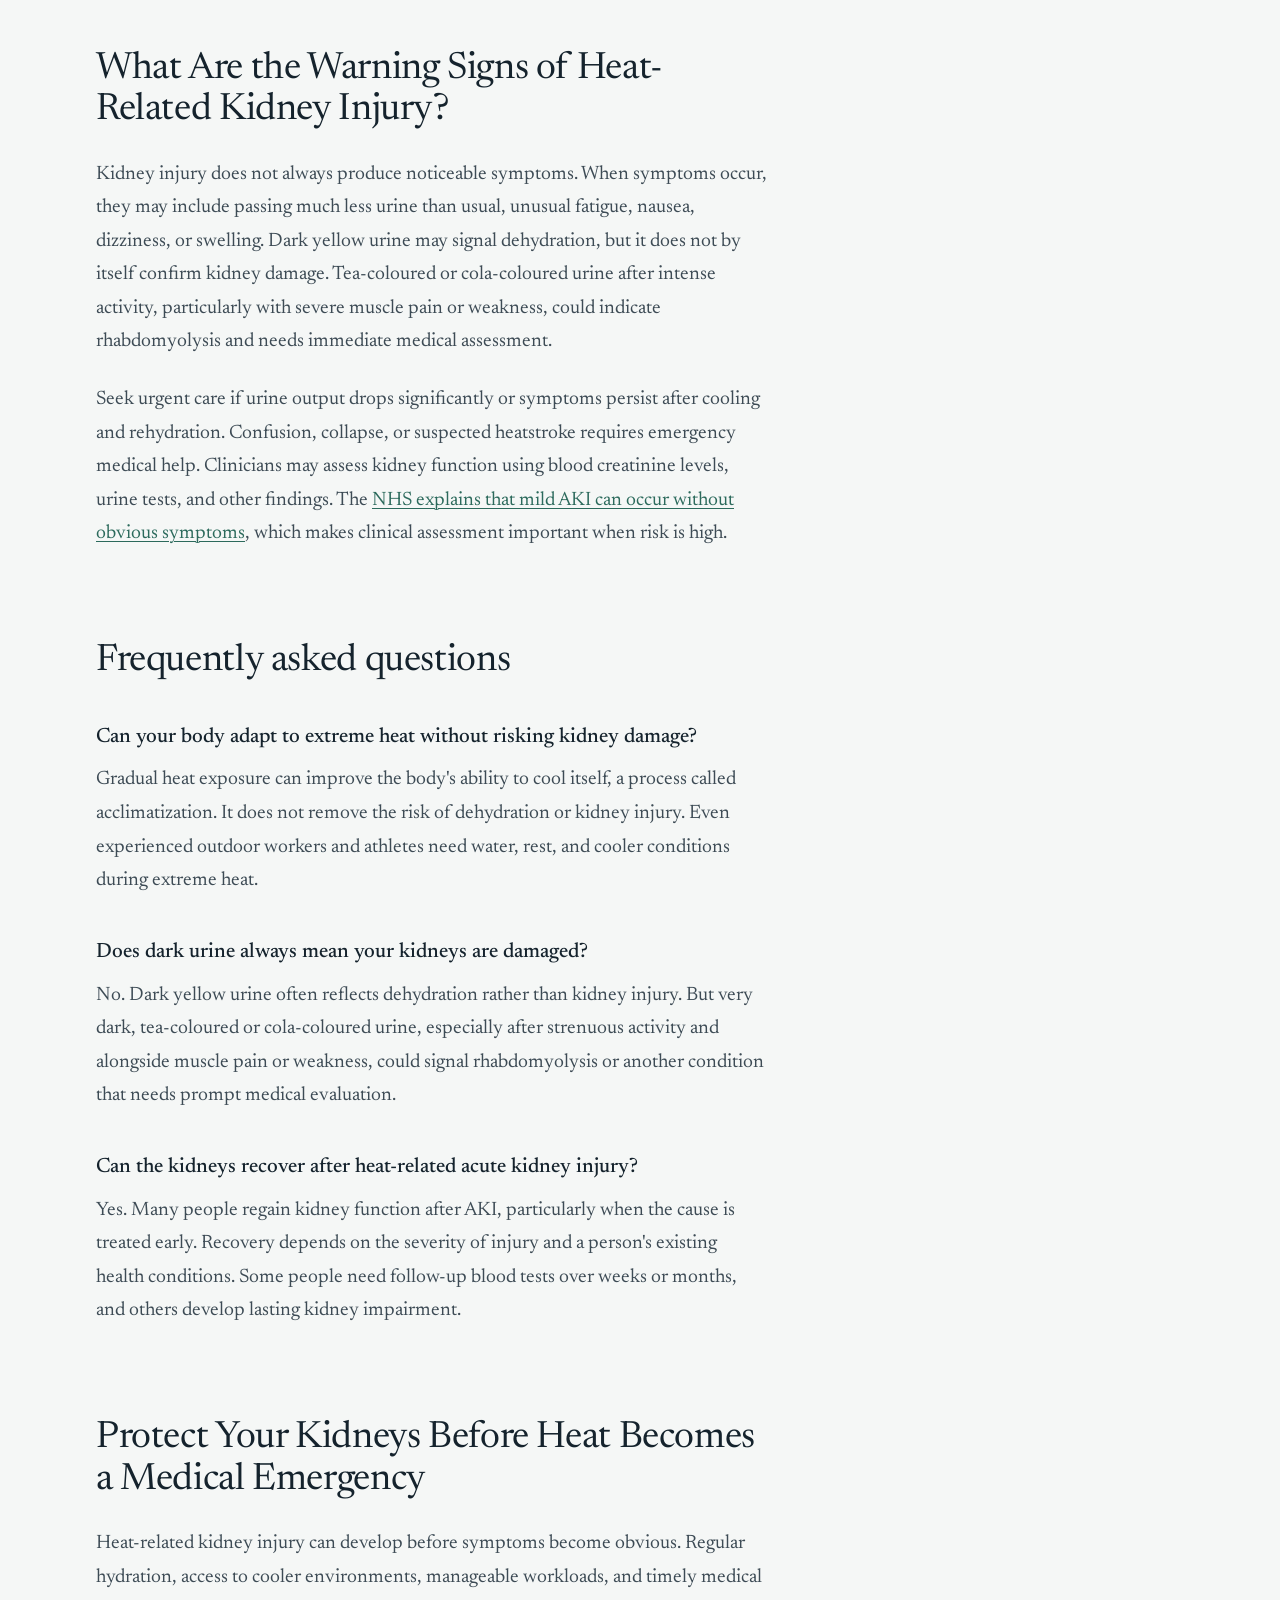
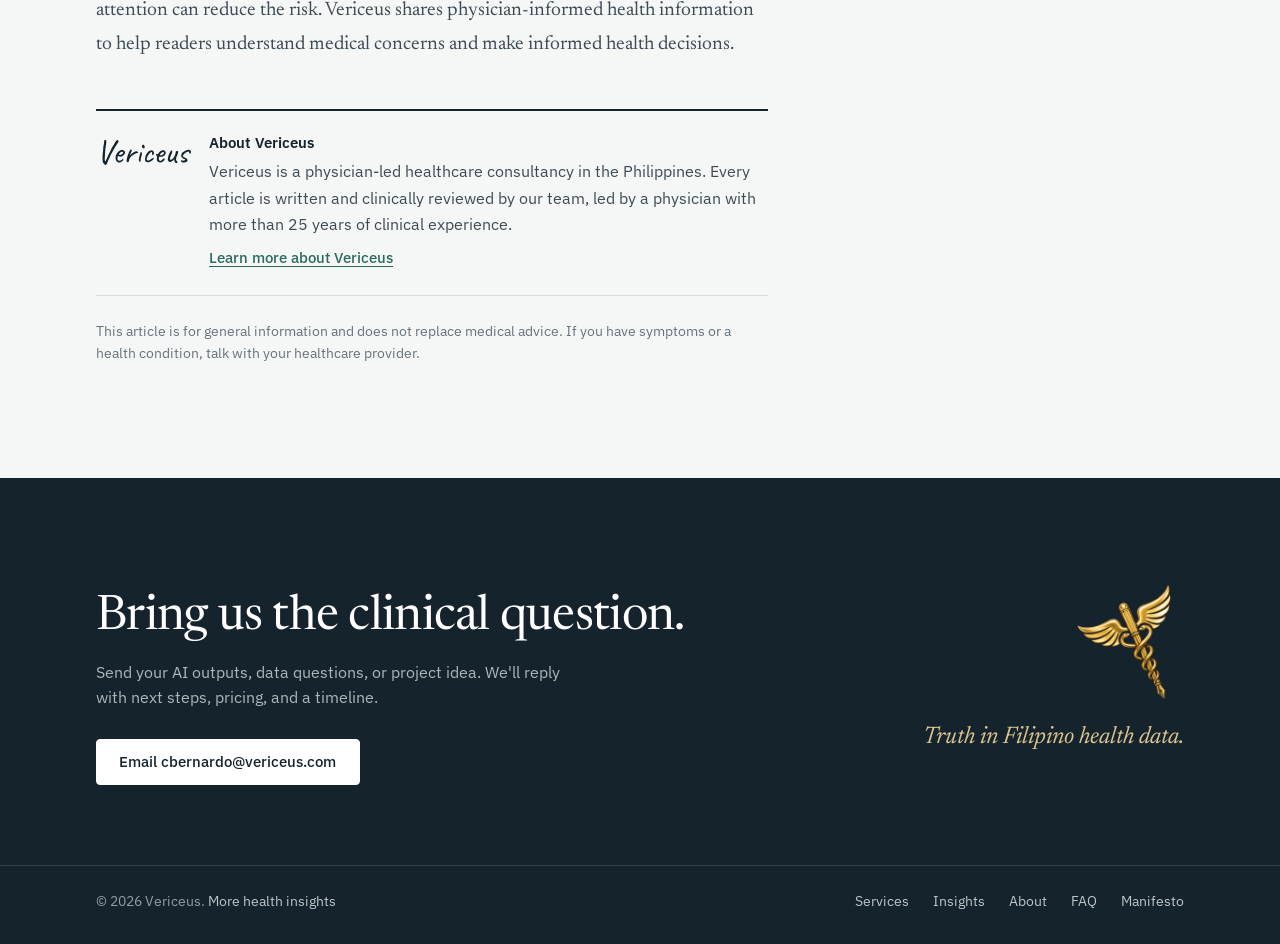
<file: insights/extreme-heat-kidney-health/index.html>
<!DOCTYPE html>
<html lang="en">
<head>
<meta charset="UTF-8"/>
<meta name="viewport" content="width=device-width, initial-scale=1.0"/>
<title>Can Extreme Heat Damage Your Kidneys? Causes, Warning Signs, and Prevention | Vericeus</title>
<meta name="description" content="Can extreme heat damage your kidneys? Learn how heat causes kidney injury, the warning signs to watch for, and practical ways to protect your kidney health."/>
<meta name="author" content="Vericeus"/>
<link rel="canonical" href="https://vericeus.com/insights/extreme-heat-kidney-health/"/>
<meta property="og:title" content="Can Extreme Heat Damage Your Kidneys? Causes, Warning Signs, and Prevention"/>
<meta property="og:description" content="How heat causes kidney injury, the warning signs to watch for, and practical ways to protect your kidney health."/>
<meta property="og:type" content="article"/>
<meta property="og:url" content="https://vericeus.com/insights/extreme-heat-kidney-health/"/>
<meta property="og:image" content="https://vericeus.com/assets/img/heat-kidneys-og.jpg"/>
<meta property="og:image:alt" content="A construction worker in a yellow hard hat drinks from a water bottle under a blazing sun, with cranes and towers behind him"/>
<meta property="article:published_time" content="2026-11-10"/>
<meta property="article:modified_time" content="2026-11-10"/>
<meta name="twitter:card" content="summary_large_image"/>
<link rel="icon" href="/logo.png" type="image/png"/>
<link rel="preconnect" href="https://fonts.googleapis.com"/>
<link rel="preconnect" href="https://fonts.gstatic.com" crossorigin/>
<link href="https://fonts.googleapis.com/css2?family=Caveat:wght@500&family=IBM+Plex+Sans:wght@400;500;600&family=Newsreader:ital,opsz,wght@0,6..72,400;0,6..72,500;1,6..72,400&display=swap" rel="stylesheet"/>
<link rel="stylesheet" href="/assets/site.css"/>
<link rel="alternate" type="application/rss+xml" title="Vericeus Insights" href="/feed.xml"/>
</head>
<body>
<a class="skip" href="#main">Skip to content</a>

<header class="site-head">
  <div class="wrap">
    <a class="brand" href="/" aria-label="Vericeus home"><img src="/logo.png" alt="" width="34" height="34"/><b>Vericeus</b></a>
    <nav class="menu" aria-label="Main">
      <a class="opt" href="/#services">Services</a>
      <a href="/insights/" aria-current="page">Insights</a>
      <a class="opt" href="/#about">About</a>
      <a class="btn btn-ink" href="mailto:cbernardo@vericeus.com?subject=Project%20inquiry">Email us</a>
    </nav>
  </div>
</header>

<main id="main">
<article>
  <header class="art-top">
    <div class="wrap">
      <div class="inner">
        <nav class="crumbs" aria-label="Breadcrumb"><a href="/">Home</a> / <a href="/insights/">Insights</a> / Kidney health</nav>
        <p class="topic">Kidney health</p>
        <h1>Can Extreme Heat Damage Your Kidneys? Causes, Warning Signs, and Prevention</h1>
        <section class="summary">
          <h2>Short answer</h2>
          <p>Yes. Extreme heat can damage the kidneys when heavy sweating and dehydration reduce the blood and oxygen reaching them, which can cause acute kidney injury. Repeated heat stress may also contribute to chronic kidney disease. Drinking fluids regularly, taking cooling breaks, and acting early on warning signs lower the risk.</p>
        </section>
        <div class="byline">
          <span class="who">By <a href="/#about" rel="author">Vericeus</a>, clinically reviewed</span>
          <span>Published <time datetime="2026-11-10">November 10, 2026</time></span>
          <span>Last reviewed <time datetime="2026-11-10">November 10, 2026</time></span>
        </div>
      </div>
    </div>
  </header>

  <figure class="wrap art-photo">
    <img src="/assets/img/heat-kidneys-1200.webp" srcset="/assets/img/heat-kidneys-800.webp 800w, /assets/img/heat-kidneys-1200.webp 1200w, /assets/img/heat-kidneys-1680.webp 1680w" sizes="(max-width: 1160px) 100vw, 1160px" width="1680" height="840" alt="A construction worker in a yellow hard hat drinks from a water bottle under a blazing sun, with cranes and towers behind him" fetchpriority="high"/>
    <figcaption>AI-generated illustration</figcaption>
  </figure>

  <div class="wrap art-body">
    <nav class="contents" aria-label="In this article">
      <h2>In this article</h2>
      <ol>
        <li><a href="#how-heat-affects-kidneys">How heat affects the kidneys</a></li>
        <li><a href="#heat-and-ckd">Repeated heat and CKD</a></li>
        <li><a href="#who-is-at-risk">Who is most at risk</a></li>
        <li><a href="#prevention">How to prevent kidney damage</a></li>
        <li><a href="#beyond-personal-precautions">When precautions are not enough</a></li>
        <li><a href="#warning-signs">Warning signs</a></li>
        <li><a href="#faq">Frequently asked questions</a></li>
      </ol>
      <p class="hire">Building or buying health AI? <a href="mailto:cbernardo@vericeus.com?subject=Project%20inquiry">Email Vericeus</a>.</p>
    </nav>

    <div class="prose">

      <p>Heat exhaustion and heatstroke receive much of the attention during hot weather. Kidney damage is easier to overlook. When the body loses too much fluid or struggles to cool itself, the kidneys may receive less blood and oxygen. In severe cases, this can lead to acute kidney injury (AKI), even before a person recognizes how ill they are.</p>
      <p>The risk matters beyond a single heatwave. People who work outdoors, older adults, and those with existing health conditions may experience repeated heat stress. Knowing what happens inside the body can help you spot problems early and take steps to protect your kidneys.</p>

      <section class="takeaways">
        <h2>Key takeaways</h2>
        <ul>
          <li>Extreme heat and dehydration can reduce blood flow to the kidneys and trigger acute kidney injury.</li>
          <li>Repeated heat exposure may contribute to chronic kidney disease (CKD), particularly in some occupational settings, although researchers are still studying the long-term effects.</li>
          <li>Regular hydration, cooling breaks, safer work conditions, and early recognition of symptoms can lower the risk.</li>
        </ul>
      </section>

      <h2 id="how-heat-affects-kidneys">How Does Extreme Heat Affect the Kidneys?</h2>
      <p>Your kidneys filter waste, help balance fluids and electrolytes, and play a role in controlling blood pressure. In hot conditions, the body increases sweating and sends more blood toward the skin to release heat. When fluid losses become excessive, several processes can interfere with normal kidney function.</p>

      <h3>Dehydration and Reduced Blood Flow</h3>
      <p>Heavy sweating without enough fluid replacement reduces the amount of blood circulating through the body. The kidneys may then receive less blood and oxygen, making it harder for them to filter waste. If the loss is severe or prolonged, this can cause acute kidney injury. Low blood pressure from dehydration may worsen the problem.</p>

      <h3>Concentrated Urine and Tubular Injury</h3>
      <p>To conserve water, the kidneys produce less urine and make it more concentrated. This is a normal response to fluid loss, not proof of kidney damage on its own. But when dehydration is severe and blood flow remains low, kidney tubule cells can become injured. In more serious cases, this can impair the kidneys' ability to filter blood and regulate fluids.</p>

      <h3>Rhabdomyolysis and Muscle Breakdown</h3>
      <p>Intense physical exertion in hot conditions can contribute to rhabdomyolysis, a condition in which damaged muscle releases proteins and electrolytes into the bloodstream. One protein, myoglobin, can injure the kidneys and contribute to kidney failure. The <a href="https://www.cdc.gov/niosh/rhabdo/about/" target="_blank" rel="noopener">CDC identifies heat exposure and strenuous physical work as risk factors</a>, particularly for people in demanding outdoor jobs.</p>

      <h3>Inflammation and Repeated Heat Stress</h3>
      <p>Heat stress may also cause inflammation and oxidative stress, both of which can contribute to kidney cell injury. A recent <a href="https://www.nature.com/articles/s41581-026-01126-5" target="_blank" rel="noopener">review in Nature Reviews Nephrology</a> describes growing evidence linking extreme heat with kidney illness, while emphasizing that the long-term effects across different populations are not yet fully understood.</p>

      <h2 id="heat-and-ckd">Can Repeated Heat Exposure Lead to Chronic Kidney Disease?</h2>
      <p>AKI can be temporary, and many people recover with timely treatment. But severe or repeated episodes may leave lasting damage and increase the risk of chronic kidney disease. Researchers have paid particular attention to agricultural and construction workers exposed to high temperatures over many years. Heat may be one contributing factor, alongside physical workload and other environmental or occupational exposures. The connection warrants attention without assuming that every episode of dehydration causes permanent kidney damage.</p>

      <h2 id="who-is-at-risk">Who Is Most at Risk of Heat-Related Kidney Injury?</h2>
      <p>Anyone can develop kidney problems during extreme heat, but some people are more vulnerable. Older adults may not sense thirst as readily and may have more difficulty regulating body temperature. People with diabetes, high blood pressure, heart disease, or CKD may be less able to tolerate dehydration and changes in circulation. Outdoor workers, athletes, and people in hot, poorly ventilated indoor spaces can also face substantial exposure, especially when humidity makes sweating less effective.</p>

      <h2 id="prevention">How to Prevent Kidney Damage During Extreme Heat</h2>
      <p>Prevention works best when hydration, heat exposure, activity levels, and personal health needs are considered together. These measures can help protect kidney function during hot weather.</p>

      <h3>Drink Fluids Regularly</h3>
      <p>Drink water throughout the day, especially when sweating or doing physical work. Do not wait until you feel very thirsty. For prolonged heavy sweating, drinks containing balanced electrolytes may help replace lost salts. Avoid excessive alcohol and large amounts of caffeine. Drinking too much water can also be harmful, so do not force large volumes. If you have kidney disease, heart failure, or a prescribed fluid limit, follow your healthcare provider's advice.</p>

      <h3>Adjust Workouts and Outdoor Activities</h3>
      <p>Move strenuous activities to cooler hours when possible. Take regular breaks in shaded or air-conditioned areas and reduce exertion as temperatures or humidity rise. People beginning outdoor work need time to acclimatize. <a href="https://www.cdc.gov/niosh/heat-stress/recommendations/" target="_blank" rel="noopener">CDC workplace guidance</a> recommends gradual heat exposure, accessible drinking water, and work-rest schedules suited to the conditions.</p>

      <h3>Keep Indoor Spaces Cool</h3>
      <p>Homes, workshops, and workplaces can become dangerously hot even without direct sunlight. Use air conditioning when available, block strong afternoon sun, and reduce activities that generate extra heat. Ventilation and fans can help under suitable conditions, but fans alone may not provide enough protection during extreme indoor heat. Consider a properly cooled public space if your home becomes too hot.</p>

      <h3>Check on People at Higher Risk</h3>
      <p>Older family members, people with limited mobility, and those living with chronic medical conditions may need help staying hydrated and finding cooler spaces. Ask about their access to water, indoor temperatures, and new symptoms during a heatwave. People with existing CKD may also benefit from a personalized plan for fluid intake and follow-up testing.</p>

      <h3>Review Medications Before a Heatwave</h3>
      <p>Some medications can increase the risk of dehydration, low blood pressure, or kidney injury during hot weather. Nonsteroidal anti-inflammatory drugs (NSAIDs), such as ibuprofen and naproxen, can affect kidney blood flow when someone is dehydrated. Diuretics and certain blood pressure medicines, including ACE inhibitors and angiotensin receptor blockers, may require closer attention. The <a href="https://www.cdc.gov/heat-health/hcp/clinical-guidance/heat-and-medications-guidance-for-clinicians.html" target="_blank" rel="noopener">CDC recommends discussing a hot-weather medication plan</a> with a clinician rather than stopping prescribed treatment on your own.</p>

      <h2 id="beyond-personal-precautions">Why Personal Precautions Are Not Always Enough</h2>
      <p>Advice to drink more water or take a break is difficult to follow when a worker has no reliable water supply or cannot leave a hot worksite. Older adults may face similar limits if they cannot afford cooling or reach a safer location. <a href="https://insights.economistenterprise.com/health-society/climateadaptationandhealth/heat-and-kidney-literacy" target="_blank" rel="noopener">Economist Enterprise's discussion of kidney health literacy</a> highlights the need to turn awareness into practical action. Employers can provide water, cooling breaks, and safer schedules. Communities and healthcare providers can help people at higher risk recognize symptoms and access care. Preventing heat-related kidney damage depends partly on the conditions in which people live and work.</p>

      <h2 id="warning-signs">What Are the Warning Signs of Heat-Related Kidney Injury?</h2>
      <p>Kidney injury does not always produce noticeable symptoms. When symptoms occur, they may include passing much less urine than usual, unusual fatigue, nausea, dizziness, or swelling. Dark yellow urine may signal dehydration, but it does not by itself confirm kidney damage. Tea-coloured or cola-coloured urine after intense activity, particularly with severe muscle pain or weakness, could indicate rhabdomyolysis and needs immediate medical assessment.</p>
      <p>Seek urgent care if urine output drops significantly or symptoms persist after cooling and rehydration. Confusion, collapse, or suspected heatstroke requires emergency medical help. Clinicians may assess kidney function using blood creatinine levels, urine tests, and other findings. The <a href="https://www.nhs.uk/conditions/acute-kidney-injury/" target="_blank" rel="noopener">NHS explains that mild AKI can occur without obvious symptoms</a>, which makes clinical assessment important when risk is high.</p>

      <section class="faq-sec" id="faq">
        <h2>Frequently asked questions</h2>
        <h3>Can your body adapt to extreme heat without risking kidney damage?</h3>
        <p>Gradual heat exposure can improve the body's ability to cool itself, a process called acclimatization. It does not remove the risk of dehydration or kidney injury. Even experienced outdoor workers and athletes need water, rest, and cooler conditions during extreme heat.</p>
        <h3>Does dark urine always mean your kidneys are damaged?</h3>
        <p>No. Dark yellow urine often reflects dehydration rather than kidney injury. But very dark, tea-coloured or cola-coloured urine, especially after strenuous activity and alongside muscle pain or weakness, could signal rhabdomyolysis or another condition that needs prompt medical evaluation.</p>
        <h3>Can the kidneys recover after heat-related acute kidney injury?</h3>
        <p>Yes. Many people regain kidney function after AKI, particularly when the cause is treated early. Recovery depends on the severity of injury and a person's existing health conditions. Some people need follow-up blood tests over weeks or months, and others develop lasting kidney impairment.</p>
      </section>

      <h2>Protect Your Kidneys Before Heat Becomes a Medical Emergency</h2>
      <p>Heat-related kidney injury can develop before symptoms become obvious. Regular hydration, access to cooler environments, manageable workloads, and timely medical attention can reduce the risk. Vericeus shares physician-informed health information to help readers understand medical concerns and make informed health decisions.</p>

            <aside class="author">
        <span class="sig" aria-hidden="true">Vericeus</span>
        <div>
          <h2>About Vericeus</h2>
          <p>Vericeus is a physician-led healthcare consultancy in the Philippines. Every article is written and clinically reviewed by our team, led by a physician with more than 25 years of clinical experience.</p>
          <a class="link" href="/#about">Learn more about Vericeus</a>
        </div>
      </aside>
      <p class="disclaimer">This article is for general information and does not replace medical advice. If you have symptoms or a health condition, talk with your healthcare provider.</p>
    </div>
  </div>
</article>
</main>

<section class="closing">
  <div class="wrap">
    <div>
      <h2 class="h2">Bring us the clinical question.</h2>
      <p>Send your AI outputs, data questions, or project idea. We'll reply with next steps, pricing, and a timeline.</p>
      <a class="btn" href="mailto:cbernardo@vericeus.com?subject=Project%20inquiry">Email cbernardo@vericeus.com</a>
    </div>
    <div class="mark"><img src="/logo.png" alt="Vericeus caduceus logo" width="120" height="120"/><p class="motto">Truth in Filipino health data.</p></div>
  </div>
</section>
<footer class="site-foot">
  <div class="wrap">
    <span>© 2026 Vericeus. <a href="/insights/">More health insights</a></span>
    <nav aria-label="Footer"><a href="/#services">Services</a><a href="/insights/">Insights</a><a href="/#about">About</a><a href="/#faq">FAQ</a><a href="/manifesto/">Manifesto</a></nav>
  </div>
</footer>

<script type="application/ld+json">
{
  "@context": "https://schema.org",
  "@graph": [
    {
      "@type": "MedicalWebPage",
      "@id": "https://vericeus.com/insights/extreme-heat-kidney-health/#webpage",
      "url": "https://vericeus.com/insights/extreme-heat-kidney-health/",
      "name": "Can Extreme Heat Damage Your Kidneys? Causes, Warning Signs, and Prevention",
      "description": "Can extreme heat damage your kidneys? Learn how heat causes kidney injury, the warning signs to watch for, and practical ways to protect your kidney health.",
      "inLanguage": "en",
      "isPartOf": { "@id": "https://vericeus.com/#website" },
      "breadcrumb": { "@id": "https://vericeus.com/insights/extreme-heat-kidney-health/#breadcrumb" },
      "about": [ { "@type": "MedicalCondition", "name": "Acute kidney injury" }, { "@type": "MedicalCondition", "name": "Heat-related illness" } ],
      "lastReviewed": "2026-11-10",
      "reviewedBy": { "@id": "https://vericeus.com/#org" },
      "speakable": { "@type": "SpeakableSpecification", "cssSelector": [ ".answer p" ] }
    },
    {
      "@type": "Article",
      "@id": "https://vericeus.com/insights/extreme-heat-kidney-health/#article",
      "headline": "Can Extreme Heat Damage Your Kidneys? Causes, Warning Signs, and Prevention",
      "description": "Can extreme heat damage your kidneys? Learn how heat causes kidney injury, the warning signs to watch for, and practical ways to protect your kidney health.",
      "image": { "@type": "ImageObject", "url": "https://vericeus.com/assets/img/heat-kidneys-og.jpg", "width": 1200, "height": 630, "caption": "A construction worker in a yellow hard hat drinks from a water bottle under a blazing sun, with cranes and towers behind him", "creditText": "AI-generated illustration" },
      "datePublished": "2026-11-10",
      "dateModified": "2026-11-10",
      "mainEntityOfPage": { "@id": "https://vericeus.com/insights/extreme-heat-kidney-health/#webpage" },
      "author": { "@id": "https://vericeus.com/#org" },
      "publisher": { "@id": "https://vericeus.com/#org" },
      "citation": [
        "https://www.cdc.gov/niosh/rhabdo/about/",
        "https://www.nature.com/articles/s41581-026-01126-5",
        "https://www.cdc.gov/niosh/heat-stress/recommendations/",
        "https://www.cdc.gov/heat-health/hcp/clinical-guidance/heat-and-medications-guidance-for-clinicians.html",
        "https://insights.economistenterprise.com/health-society/climateadaptationandhealth/heat-and-kidney-literacy",
        "https://www.nhs.uk/conditions/acute-kidney-injury/"
      ]
    }, 
    {
      "@type": "Organization",
      "@id": "https://vericeus.com/#org",
      "name": "Vericeus",
      "url": "https://vericeus.com/",
      "logo": "https://vericeus.com/logo.png"
    },
    {
      "@type": "BreadcrumbList",
      "@id": "https://vericeus.com/insights/extreme-heat-kidney-health/#breadcrumb",
      "itemListElement": [
        { "@type": "ListItem", "position": 1, "name": "Home", "item": "https://vericeus.com/" },
        { "@type": "ListItem", "position": 2, "name": "Insights", "item": "https://vericeus.com/insights/" },
        { "@type": "ListItem", "position": 3, "name": "Can Extreme Heat Damage Your Kidneys?" }
      ]
    },
    {
      "@type": "FAQPage",
      "mainEntity": [
        { "@type": "Question", "name": "Can your body adapt to extreme heat without risking kidney damage?", "acceptedAnswer": { "@type": "Answer", "text": "Gradual heat exposure can improve the body's ability to cool itself, a process called acclimatization. It does not remove the risk of dehydration or kidney injury. Even experienced outdoor workers and athletes need water, rest, and cooler conditions during extreme heat." } },
        { "@type": "Question", "name": "Does dark urine always mean your kidneys are damaged?", "acceptedAnswer": { "@type": "Answer", "text": "No. Dark yellow urine often reflects dehydration rather than kidney injury. But very dark, tea-coloured or cola-coloured urine, especially after strenuous activity and alongside muscle pain or weakness, could signal rhabdomyolysis or another condition that needs prompt medical evaluation." } },
        { "@type": "Question", "name": "Can the kidneys recover after heat-related acute kidney injury?", "acceptedAnswer": { "@type": "Answer", "text": "Yes. Many people regain kidney function after AKI, particularly when the cause is treated early. Recovery depends on the severity of injury and a person's existing health conditions. Some people need follow-up blood tests over weeks or months, and others develop lasting kidney impairment." } }
      ]
    }
  ]
}
</script>
</body>
</html>
</file>
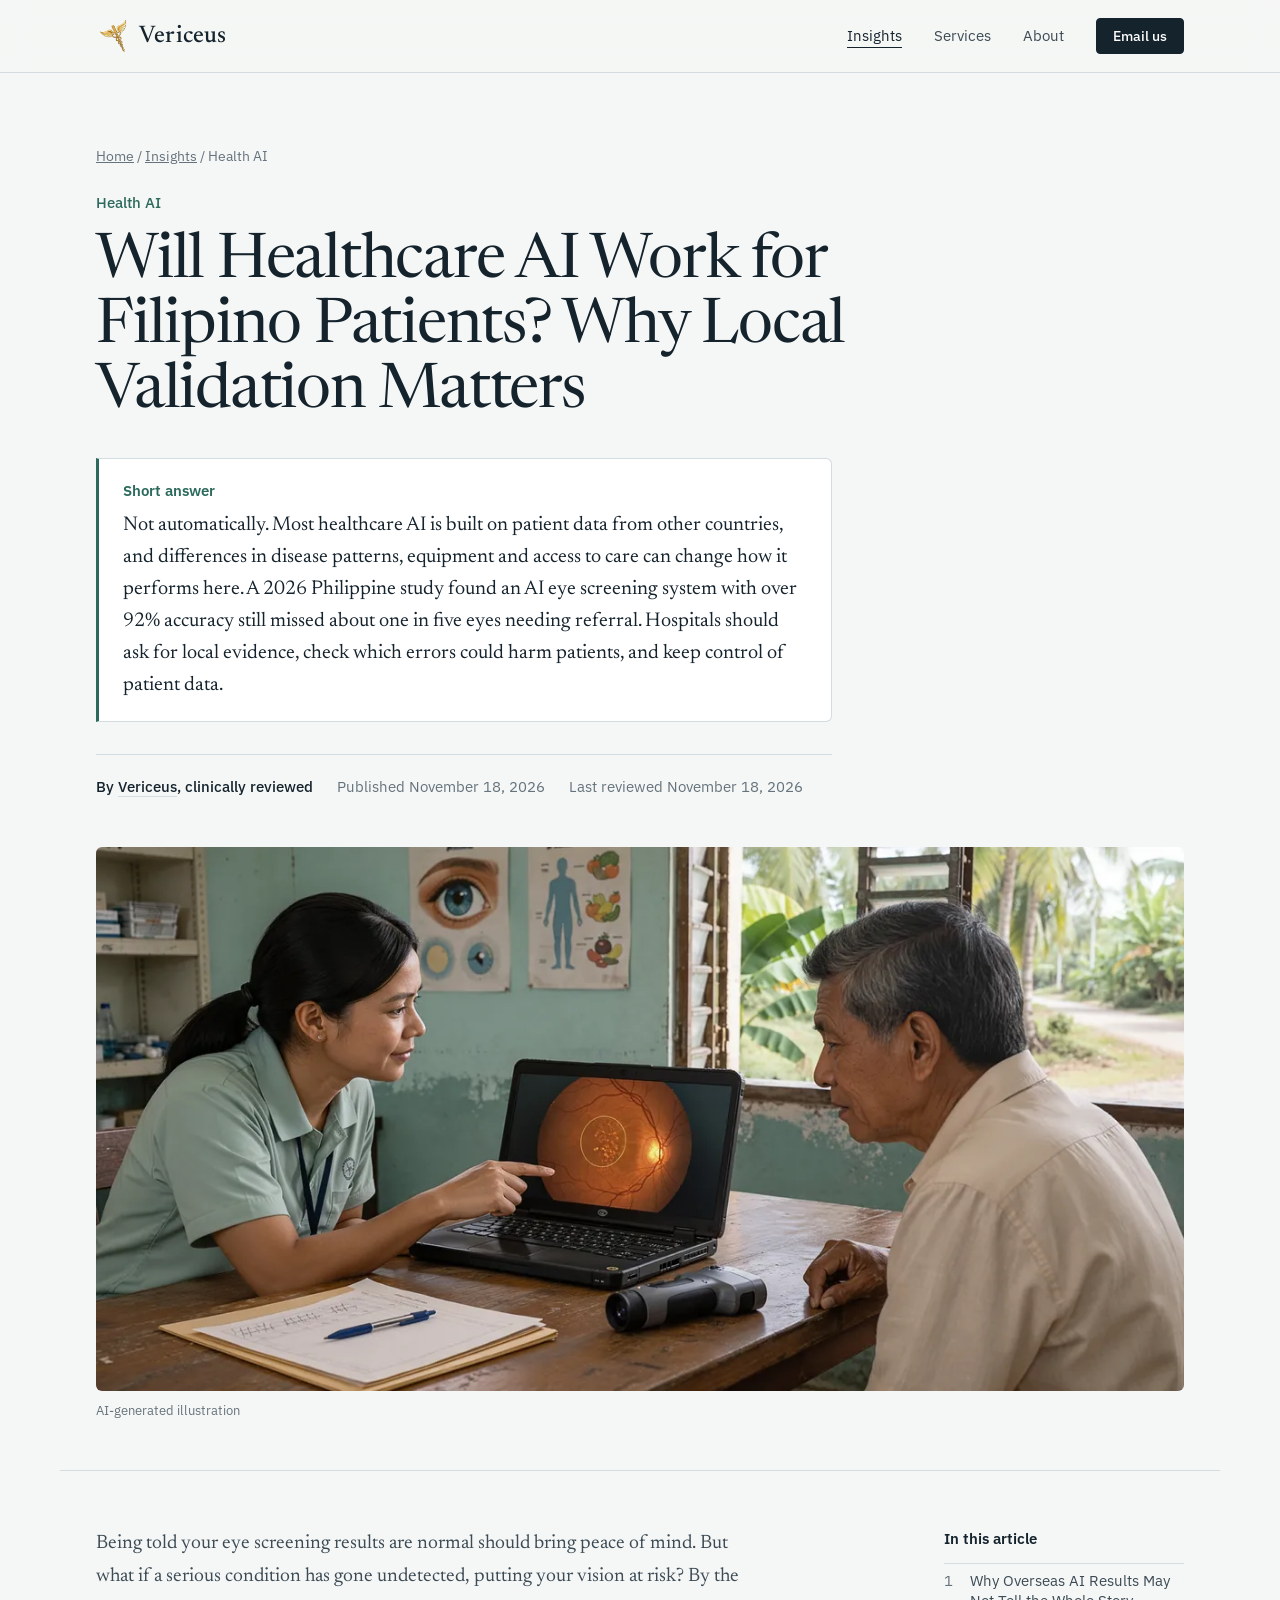
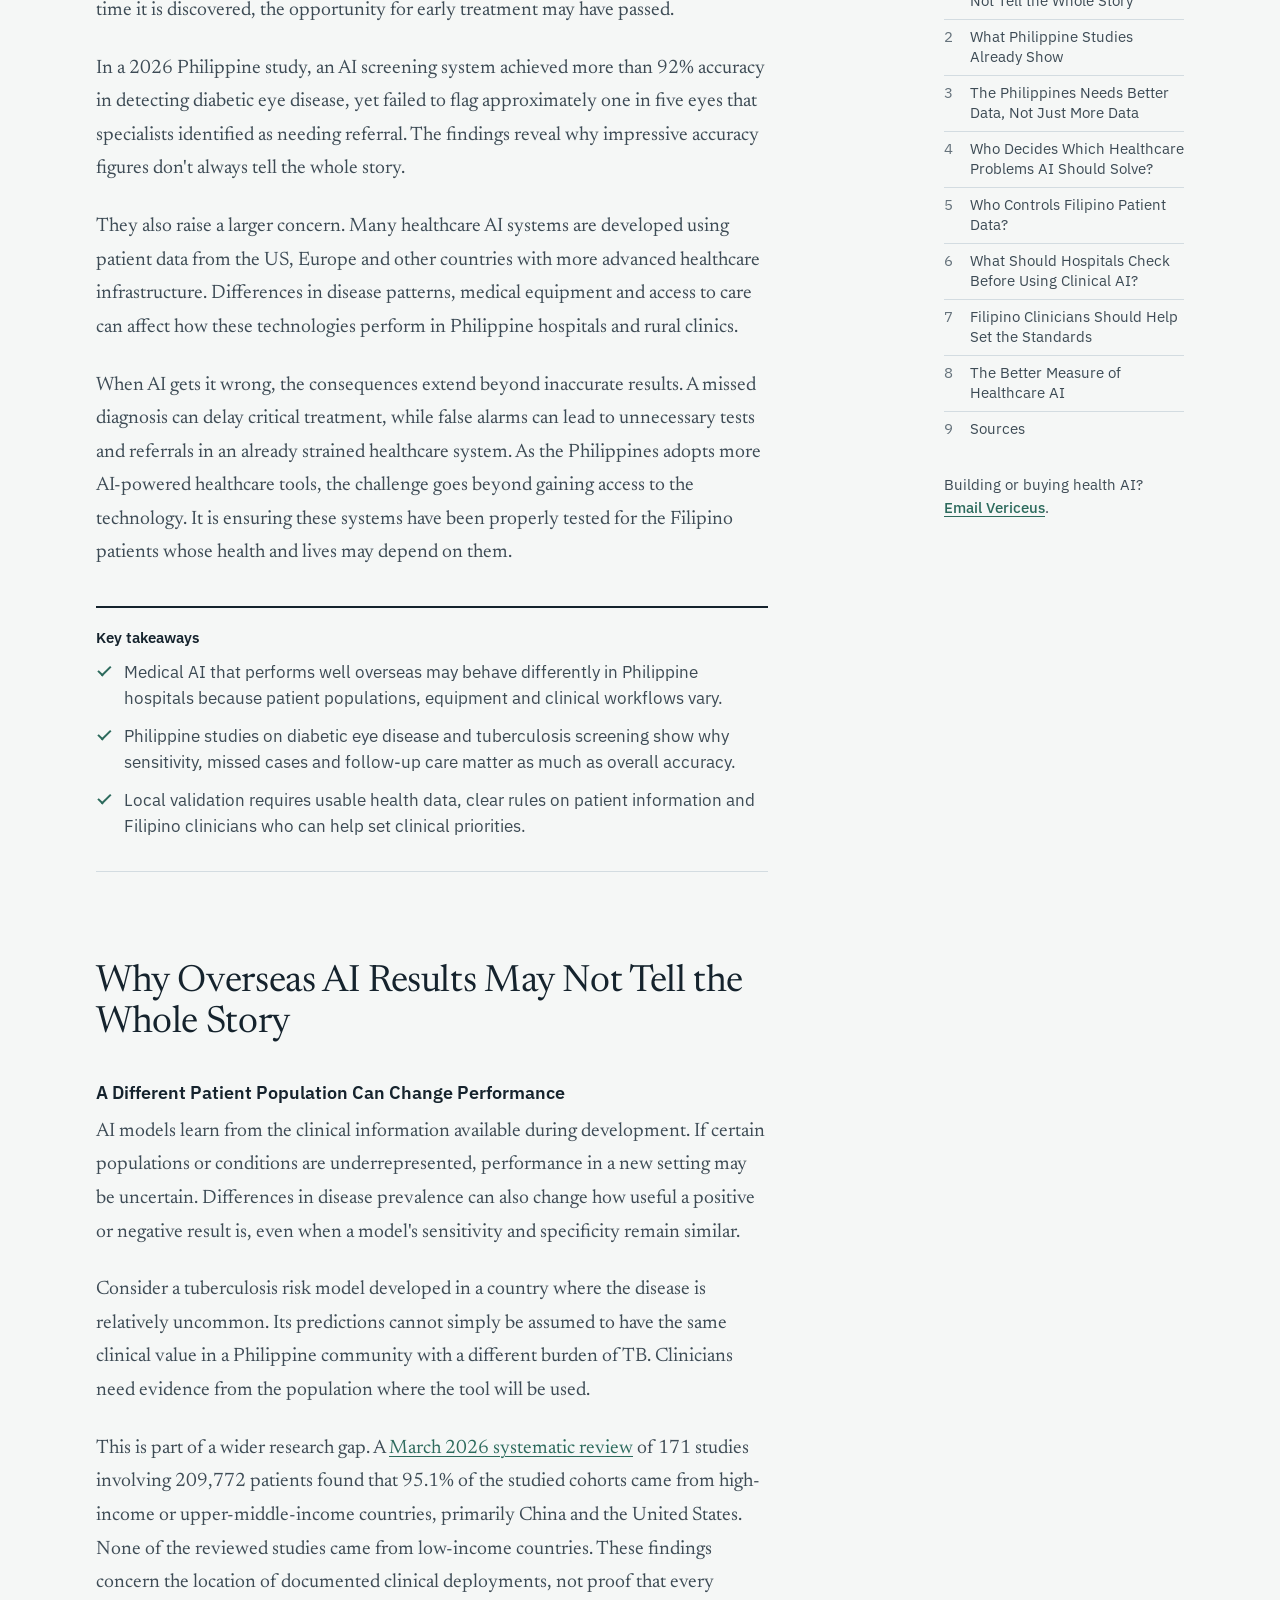
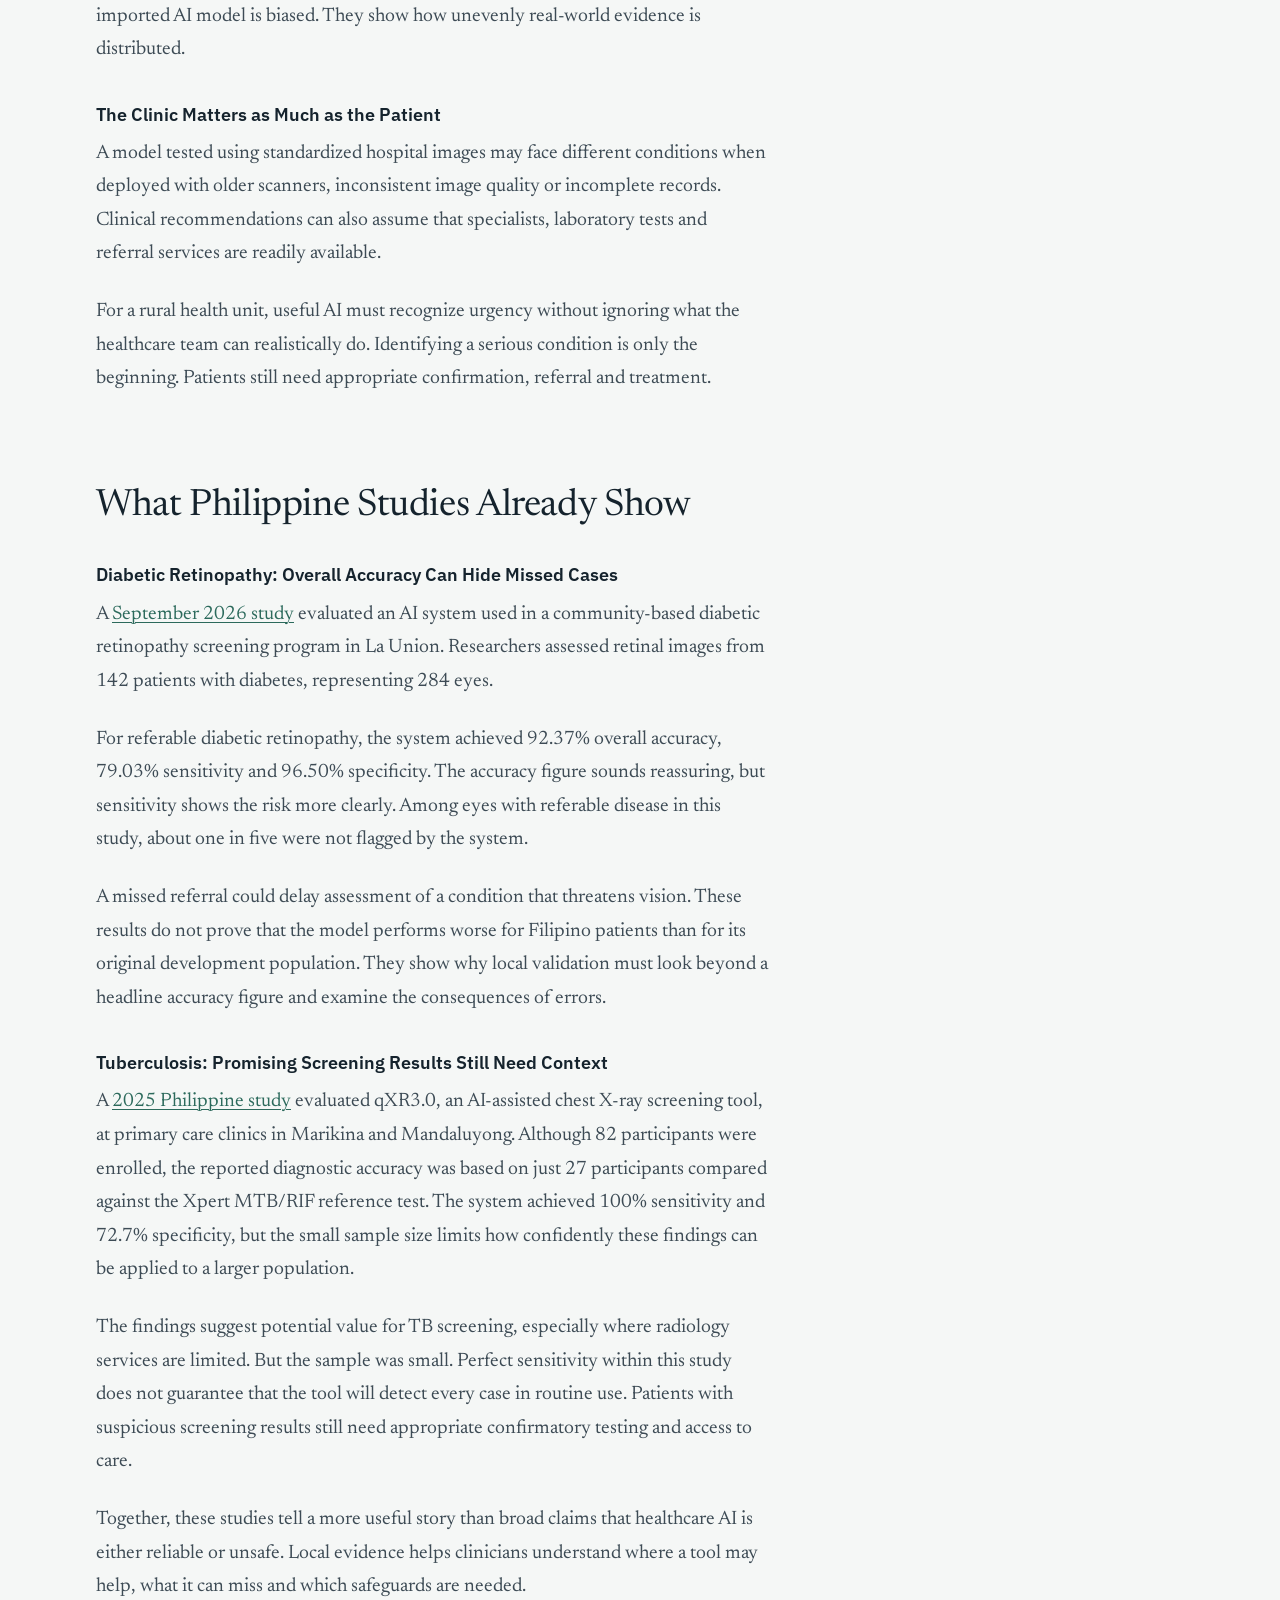
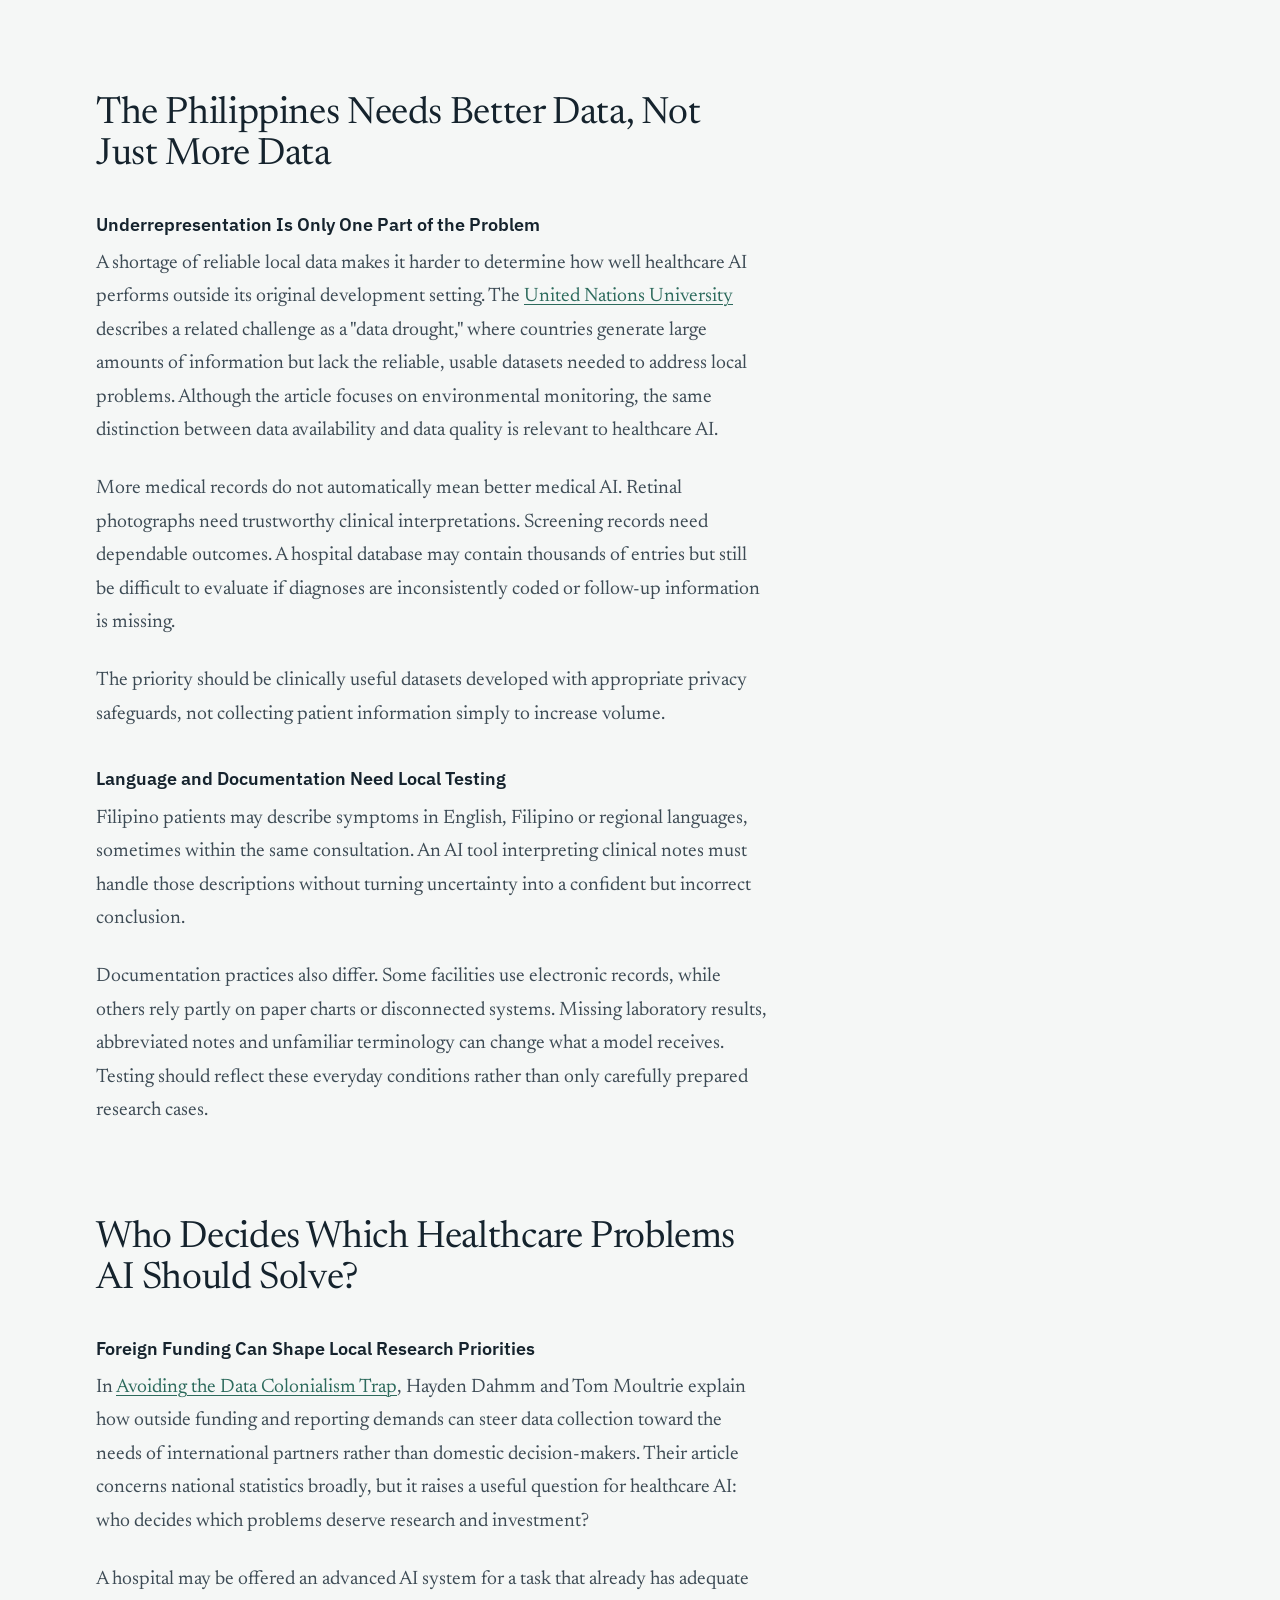
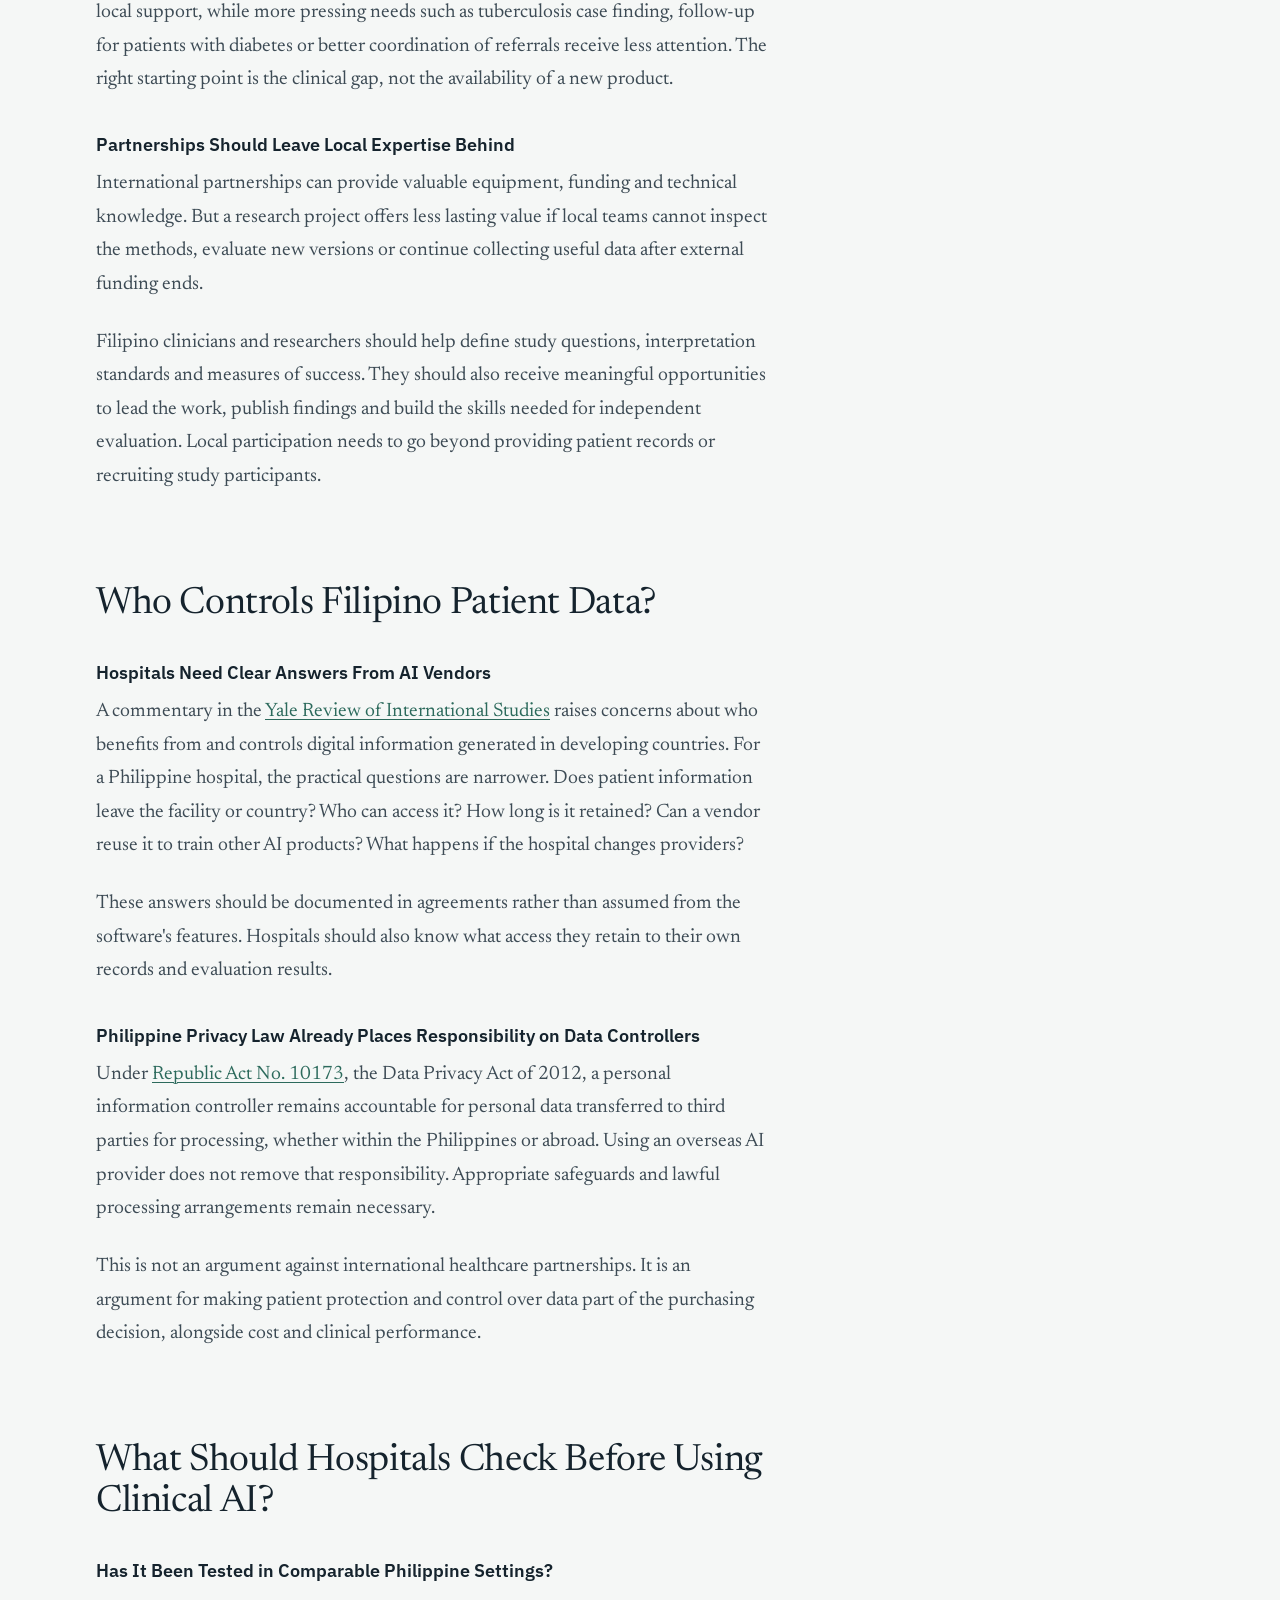
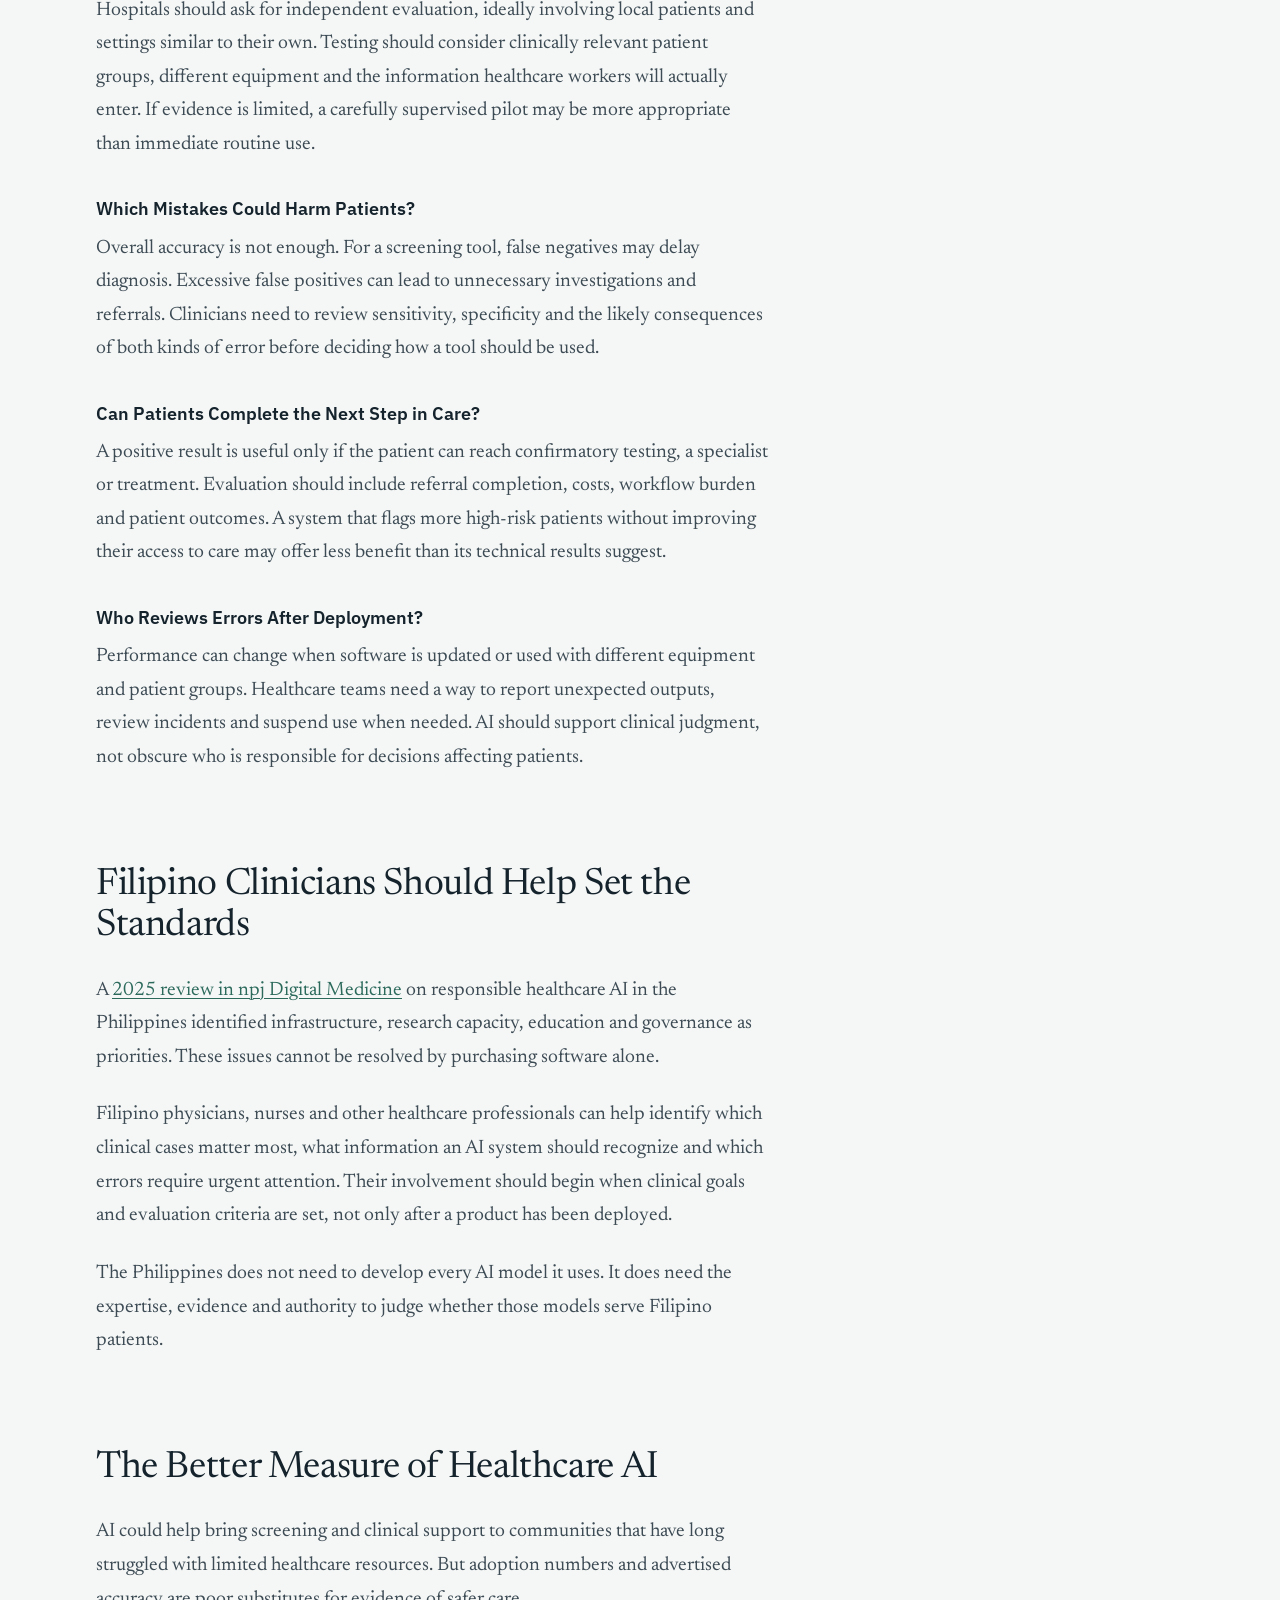
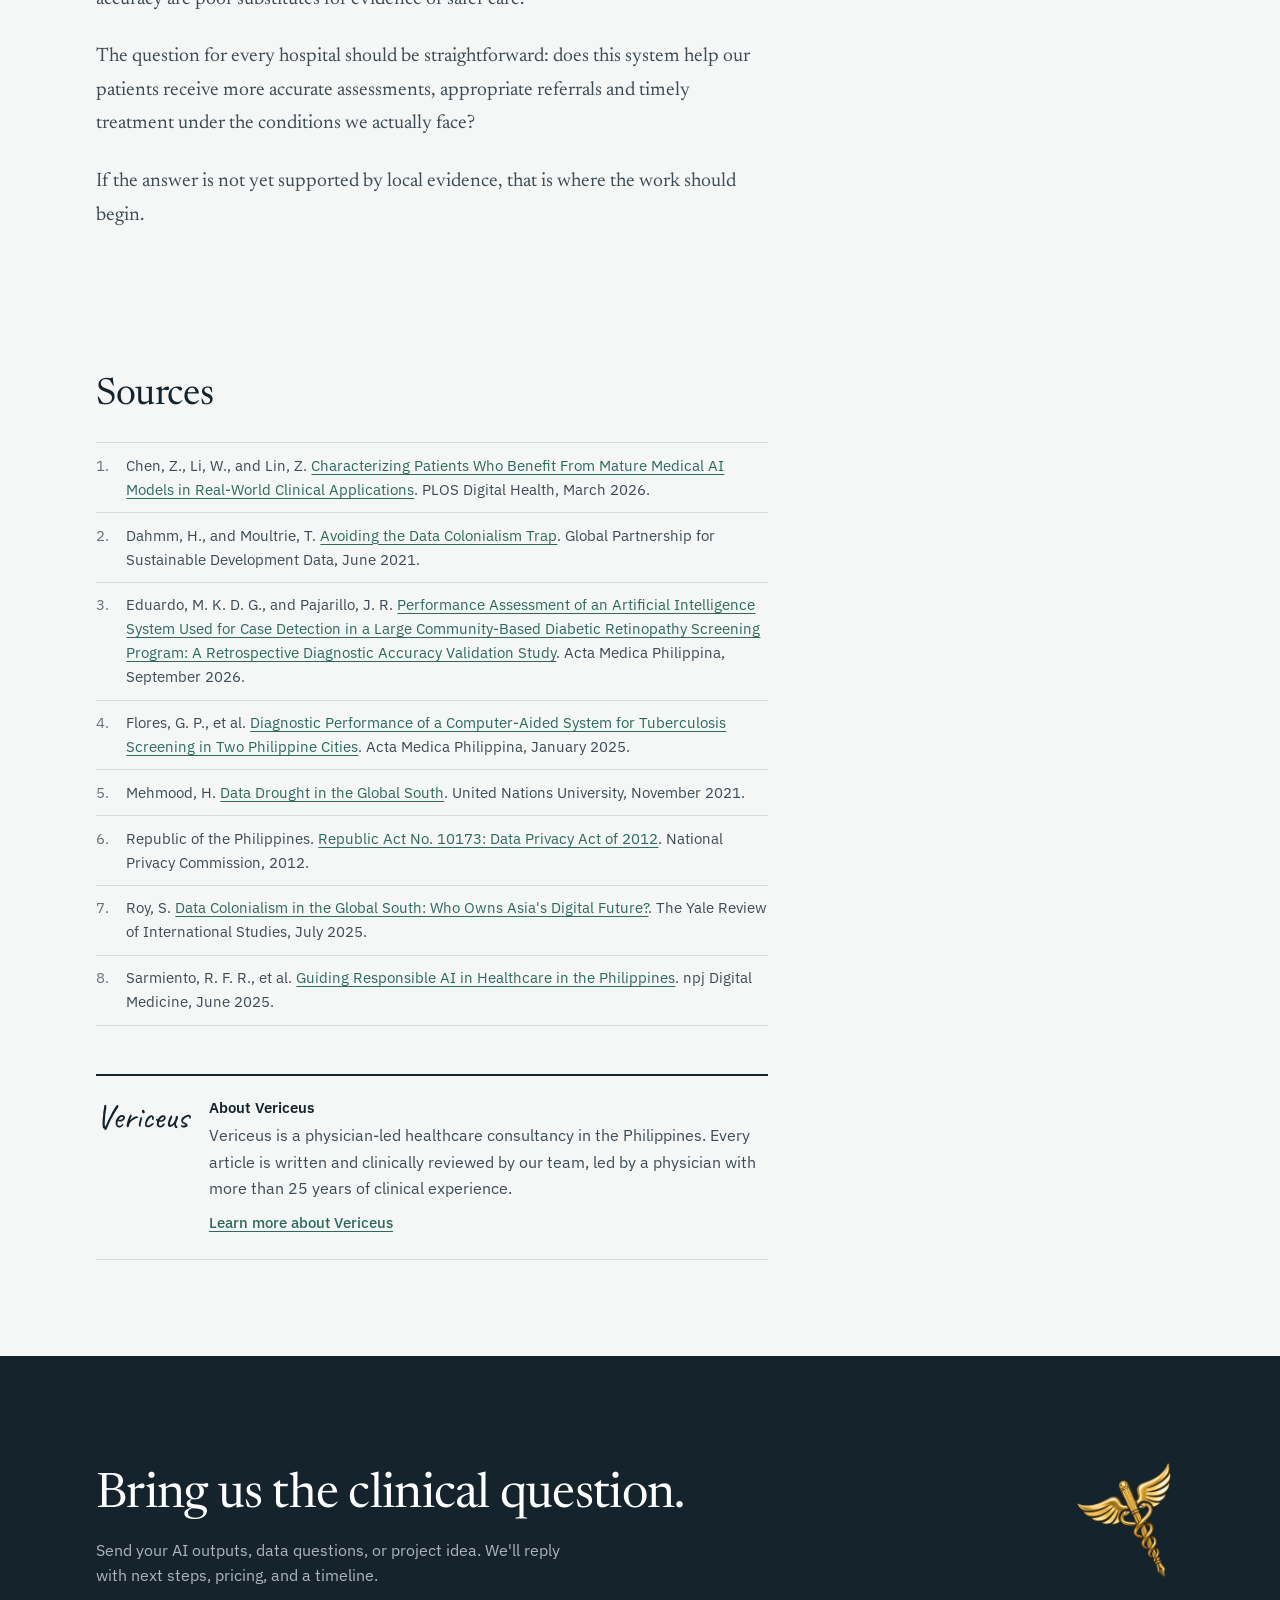
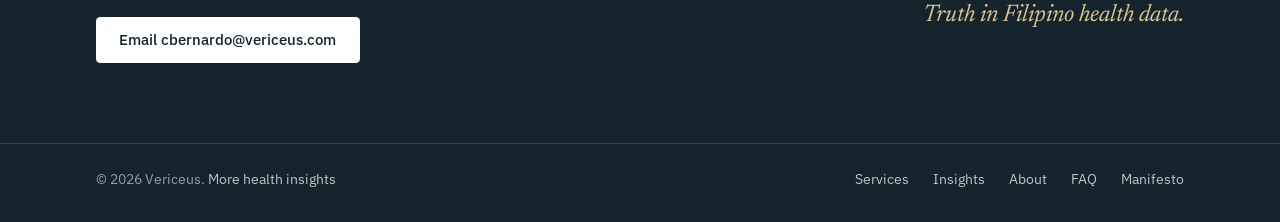
<file: insights/healthcare-ai-filipino-patients/index.html>
<!DOCTYPE html>
<html lang="en">
<head>
<meta charset="UTF-8"/>
<meta name="viewport" content="width=device-width, initial-scale=1.0"/>
<title>Will Healthcare AI Work for Filipino Patients? Why Local Validation Matters | Vericeus</title>
<meta name="description" content="Healthcare AI trained overseas may not perform the same way in the Philippines. Learn why local validation, patient data and clinical oversight matter."/>
<meta name="author" content="Vericeus"/>
<link rel="canonical" href="https://vericeus.com/insights/healthcare-ai-filipino-patients/"/>
<meta property="og:title" content="Will Healthcare AI Work for Filipino Patients? Why Local Validation Matters"/>
<meta property="og:description" content="Healthcare AI trained overseas may not perform the same way in the Philippines. Learn why local validation, patient data and clinical oversight matter."/>
<meta property="og:type" content="article"/>
<meta property="og:url" content="https://vericeus.com/insights/healthcare-ai-filipino-patients/"/>
<meta property="og:image" content="https://vericeus.com/assets/img/healthcare-ai-filipino-patients-og.jpg"/>
<meta property="og:image:alt" content="A community health worker at a rural Philippine health station points to a highlighted area on a retinal scan on a laptop while an older patient listens"/>
<meta property="article:published_time" content="2026-11-18"/>
<meta property="article:modified_time" content="2026-11-18"/>
<meta name="twitter:card" content="summary_large_image"/>
<link rel="icon" href="/logo.png" type="image/png"/>
<link rel="preconnect" href="https://fonts.googleapis.com"/>
<link rel="preconnect" href="https://fonts.gstatic.com" crossorigin/>
<link href="https://fonts.googleapis.com/css2?family=Caveat:wght@500&family=IBM+Plex+Sans:wght@400;500;600&family=Newsreader:ital,opsz,wght@0,6..72,400;0,6..72,500;1,6..72,400&display=swap" rel="stylesheet"/>
<link rel="stylesheet" href="/assets/site.css"/>
</head>
<body>
<a class="skip" href="#main">Skip to content</a>

<header class="site-head">
  <div class="wrap">
    <a class="brand" href="/" aria-label="Vericeus home"><img src="/logo.png" alt="" width="34" height="34"/><b>Vericeus</b></a>
    <nav class="menu" aria-label="Main">
      <a href="/insights/" aria-current="page">Insights</a>
      <a class="opt" href="/#services">Services</a>
      <a class="opt" href="/#about">About</a>
      <a class="btn btn-ink" href="mailto:cbernardo@vericeus.com?subject=Project%20inquiry">Email us</a>
    </nav>
  </div>
</header>

<main id="main">
<article>
  <header class="art-top">
    <div class="wrap">
      <div class="inner">
        <nav class="crumbs" aria-label="Breadcrumb"><a href="/">Home</a> / <a href="/insights/">Insights</a> / Health AI</nav>
        <p class="topic">Health AI</p>
        <h1>Will Healthcare AI Work for Filipino Patients? Why Local Validation Matters</h1>
        <section class="summary">
          <h2>Short answer</h2>
          <p>Not automatically. Most healthcare AI is built on patient data from other countries, and differences in disease patterns, equipment and access to care can change how it performs here. A 2026 Philippine study found an AI eye screening system with over 92% accuracy still missed about one in five eyes needing referral. Hospitals should ask for local evidence, check which errors could harm patients, and keep control of patient data.</p>
        </section>
        <div class="byline">
          <span class="who">By <a href="/#about" rel="author">Vericeus</a>, clinically reviewed</span>
          <span>Published <time datetime="2026-11-18">November 18, 2026</time></span>
          <span>Last reviewed <time datetime="2026-11-18">November 18, 2026</time></span>
        </div>
      </div>
    </div>
  </header>

  <figure class="wrap art-photo">
    <img src="/assets/img/healthcare-ai-filipino-patients-1200.webp" srcset="/assets/img/healthcare-ai-filipino-patients-800.webp 800w, /assets/img/healthcare-ai-filipino-patients-1200.webp 1200w, /assets/img/healthcare-ai-filipino-patients-1680.webp 1680w" sizes="(max-width: 1160px) 100vw, 1160px" width="1680" height="840" alt="A community health worker at a rural Philippine health station points to a highlighted area on a retinal scan on a laptop while an older patient listens" fetchpriority="high"/>
    <figcaption>AI-generated illustration</figcaption>
  </figure>

  <div class="wrap art-body">
    <nav class="contents" aria-label="In this article">
      <h2>In this article</h2>
      <ol>
        <li><a href="#why-overseas-ai-results-may-not-tell-the-whole-story">Why Overseas AI Results May Not Tell the Whole Story</a></li>
        <li><a href="#what-philippine-studies-already-show">What Philippine Studies Already Show</a></li>
        <li><a href="#the-philippines-needs-better-data-not-just-more-data">The Philippines Needs Better Data, Not Just More Data</a></li>
        <li><a href="#who-decides-which-healthcare-problems-ai-should-solve">Who Decides Which Healthcare Problems AI Should Solve?</a></li>
        <li><a href="#who-controls-filipino-patient-data">Who Controls Filipino Patient Data?</a></li>
        <li><a href="#what-should-hospitals-check-before-using-clinical-ai">What Should Hospitals Check Before Using Clinical AI?</a></li>
        <li><a href="#filipino-clinicians-should-help-set-the-standards">Filipino Clinicians Should Help Set the Standards</a></li>
        <li><a href="#the-better-measure-of-healthcare-ai">The Better Measure of Healthcare AI</a></li>
        <li><a href="#sources">Sources</a></li>
      </ol>
      <p class="hire">Building or buying health AI? <a href="mailto:cbernardo@vericeus.com?subject=Project%20inquiry">Email Vericeus</a>.</p>
    </nav>

    <div class="prose">
      <p>Being told your eye screening results are normal should bring peace of mind. But what if a serious condition has gone undetected, putting your vision at risk? By the time it is discovered, the opportunity for early treatment may have passed.</p>
      <p>In a 2026 Philippine study, an AI screening system achieved more than 92% accuracy in detecting diabetic eye disease, yet failed to flag approximately one in five eyes that specialists identified as needing referral. The findings reveal why impressive accuracy figures don't always tell the whole story.</p>
      <p>They also raise a larger concern. Many healthcare AI systems are developed using patient data from the US, Europe and other countries with more advanced healthcare infrastructure. Differences in disease patterns, medical equipment and access to care can affect how these technologies perform in Philippine hospitals and rural clinics.</p>
      <p>When AI gets it wrong, the consequences extend beyond inaccurate results. A missed diagnosis can delay critical treatment, while false alarms can lead to unnecessary tests and referrals in an already strained healthcare system. As the Philippines adopts more AI-powered healthcare tools, the challenge goes beyond gaining access to the technology. It is ensuring these systems have been properly tested for the Filipino patients whose health and lives may depend on them.</p>
      <section class="takeaways">
        <h2>Key takeaways</h2>
        <ul>
          <li>Medical AI that performs well overseas may behave differently in Philippine hospitals because patient populations, equipment and clinical workflows vary.</li>
          <li>Philippine studies on diabetic eye disease and tuberculosis screening show why sensitivity, missed cases and follow-up care matter as much as overall accuracy.</li>
          <li>Local validation requires usable health data, clear rules on patient information and Filipino clinicians who can help set clinical priorities.</li>
        </ul>
      </section>
      <h2 id="why-overseas-ai-results-may-not-tell-the-whole-story">Why Overseas AI Results May Not Tell the Whole Story</h2>
      <h3>A Different Patient Population Can Change Performance</h3>
      <p>AI models learn from the clinical information available during development. If certain populations or conditions are underrepresented, performance in a new setting may be uncertain. Differences in disease prevalence can also change how useful a positive or negative result is, even when a model's sensitivity and specificity remain similar.</p>
      <p>Consider a tuberculosis risk model developed in a country where the disease is relatively uncommon. Its predictions cannot simply be assumed to have the same clinical value in a Philippine community with a different burden of TB. Clinicians need evidence from the population where the tool will be used.</p>
      <p>This is part of a wider research gap. A <a href="https://doi.org/10.1371/journal.pdig.0001283" target="_blank" rel="noopener">March 2026 systematic review</a> of 171 studies involving 209,772 patients found that 95.1% of the studied cohorts came from high-income or upper-middle-income countries, primarily China and the United States. None of the reviewed studies came from low-income countries. These findings concern the location of documented clinical deployments, not proof that every imported AI model is biased. They show how unevenly real-world evidence is distributed.</p>
      <h3>The Clinic Matters as Much as the Patient</h3>
      <p>A model tested using standardized hospital images may face different conditions when deployed with older scanners, inconsistent image quality or incomplete records. Clinical recommendations can also assume that specialists, laboratory tests and referral services are readily available.</p>
      <p>For a rural health unit, useful AI must recognize urgency without ignoring what the healthcare team can realistically do. Identifying a serious condition is only the beginning. Patients still need appropriate confirmation, referral and treatment.</p>
      <h2 id="what-philippine-studies-already-show">What Philippine Studies Already Show</h2>
      <h3>Diabetic Retinopathy: Overall Accuracy Can Hide Missed Cases</h3>
      <p>A <a href="https://actamedicaphilippina.upm.edu.ph/index.php/acta/article/view/13381" target="_blank" rel="noopener">September 2026 study</a> evaluated an AI system used in a community-based diabetic retinopathy screening program in La Union. Researchers assessed retinal images from 142 patients with diabetes, representing 284 eyes.</p>
      <p>For referable diabetic retinopathy, the system achieved 92.37% overall accuracy, 79.03% sensitivity and 96.50% specificity. The accuracy figure sounds reassuring, but sensitivity shows the risk more clearly. Among eyes with referable disease in this study, about one in five were not flagged by the system.</p>
      <p>A missed referral could delay assessment of a condition that threatens vision. These results do not prove that the model performs worse for Filipino patients than for its original development population. They show why local validation must look beyond a headline accuracy figure and examine the consequences of errors.</p>
      <h3>Tuberculosis: Promising Screening Results Still Need Context</h3>
      <p>A <a href="https://pmc.ncbi.nlm.nih.gov/articles/PMC11831083/" target="_blank" rel="noopener">2025 Philippine study</a> evaluated qXR3.0, an AI-assisted chest X-ray screening tool, at primary care clinics in Marikina and Mandaluyong. Although 82 participants were enrolled, the reported diagnostic accuracy was based on just 27 participants compared against the Xpert MTB/RIF reference test. The system achieved 100% sensitivity and 72.7% specificity, but the small sample size limits how confidently these findings can be applied to a larger population.</p>
      <p>The findings suggest potential value for TB screening, especially where radiology services are limited. But the sample was small. Perfect sensitivity within this study does not guarantee that the tool will detect every case in routine use. Patients with suspicious screening results still need appropriate confirmatory testing and access to care.</p>
      <p>Together, these studies tell a more useful story than broad claims that healthcare AI is either reliable or unsafe. Local evidence helps clinicians understand where a tool may help, what it can miss and which safeguards are needed.</p>
      <h2 id="the-philippines-needs-better-data-not-just-more-data">The Philippines Needs Better Data, Not Just More Data</h2>
      <h3>Underrepresentation Is Only One Part of the Problem</h3>
      <p>A shortage of reliable local data makes it harder to determine how well healthcare AI performs outside its original development setting. The <a href="https://unu.edu/article/data-drought-global-south" target="_blank" rel="noopener">United Nations University</a> describes a related challenge as a "data drought," where countries generate large amounts of information but lack the reliable, usable datasets needed to address local problems. Although the article focuses on environmental monitoring, the same distinction between data availability and data quality is relevant to healthcare AI.</p>
      <p>More medical records do not automatically mean better medical AI. Retinal photographs need trustworthy clinical interpretations. Screening records need dependable outcomes. A hospital database may contain thousands of entries but still be difficult to evaluate if diagnoses are inconsistently coded or follow-up information is missing.</p>
      <p>The priority should be clinically useful datasets developed with appropriate privacy safeguards, not collecting patient information simply to increase volume.</p>
      <h3>Language and Documentation Need Local Testing</h3>
      <p>Filipino patients may describe symptoms in English, Filipino or regional languages, sometimes within the same consultation. An AI tool interpreting clinical notes must handle those descriptions without turning uncertainty into a confident but incorrect conclusion.</p>
      <p>Documentation practices also differ. Some facilities use electronic records, while others rely partly on paper charts or disconnected systems. Missing laboratory results, abbreviated notes and unfamiliar terminology can change what a model receives. Testing should reflect these everyday conditions rather than only carefully prepared research cases.</p>
      <h2 id="who-decides-which-healthcare-problems-ai-should-solve">Who Decides Which Healthcare Problems AI Should Solve?</h2>
      <h3>Foreign Funding Can Shape Local Research Priorities</h3>
      <p>In <a href="https://www.data4sdgs.org/blog/avoiding-data-colonialism-trap" target="_blank" rel="noopener">Avoiding the Data Colonialism Trap</a>, Hayden Dahmm and Tom Moultrie explain how outside funding and reporting demands can steer data collection toward the needs of international partners rather than domestic decision-makers. Their article concerns national statistics broadly, but it raises a useful question for healthcare AI: who decides which problems deserve research and investment?</p>
      <p>A hospital may be offered an advanced AI system for a task that already has adequate local support, while more pressing needs such as tuberculosis case finding, follow-up for patients with diabetes or better coordination of referrals receive less attention. The right starting point is the clinical gap, not the availability of a new product.</p>
      <h3>Partnerships Should Leave Local Expertise Behind</h3>
      <p>International partnerships can provide valuable equipment, funding and technical knowledge. But a research project offers less lasting value if local teams cannot inspect the methods, evaluate new versions or continue collecting useful data after external funding ends.</p>
      <p>Filipino clinicians and researchers should help define study questions, interpretation standards and measures of success. They should also receive meaningful opportunities to lead the work, publish findings and build the skills needed for independent evaluation. Local participation needs to go beyond providing patient records or recruiting study participants.</p>
      <h2 id="who-controls-filipino-patient-data">Who Controls Filipino Patient Data?</h2>
      <h3>Hospitals Need Clear Answers From AI Vendors</h3>
      <p>A commentary in the <a href="https://yris.yira.org/column/data-colonialism-in-the-global-south-who-owns-asias-digital-future/" target="_blank" rel="noopener">Yale Review of International Studies</a> raises concerns about who benefits from and controls digital information generated in developing countries. For a Philippine hospital, the practical questions are narrower. Does patient information leave the facility or country? Who can access it? How long is it retained? Can a vendor reuse it to train other AI products? What happens if the hospital changes providers?</p>
      <p>These answers should be documented in agreements rather than assumed from the software's features. Hospitals should also know what access they retain to their own records and evaluation results.</p>
      <h3>Philippine Privacy Law Already Places Responsibility on Data Controllers</h3>
      <p>Under <a href="https://privacy.gov.ph/data-privacy-act/" target="_blank" rel="noopener">Republic Act No. 10173</a>, the Data Privacy Act of 2012, a personal information controller remains accountable for personal data transferred to third parties for processing, whether within the Philippines or abroad. Using an overseas AI provider does not remove that responsibility. Appropriate safeguards and lawful processing arrangements remain necessary.</p>
      <p>This is not an argument against international healthcare partnerships. It is an argument for making patient protection and control over data part of the purchasing decision, alongside cost and clinical performance.</p>
      <h2 id="what-should-hospitals-check-before-using-clinical-ai">What Should Hospitals Check Before Using Clinical AI?</h2>
      <h3>Has It Been Tested in Comparable Philippine Settings?</h3>
      <p>Hospitals should ask for independent evaluation, ideally involving local patients and settings similar to their own. Testing should consider clinically relevant patient groups, different equipment and the information healthcare workers will actually enter. If evidence is limited, a carefully supervised pilot may be more appropriate than immediate routine use.</p>
      <h3>Which Mistakes Could Harm Patients?</h3>
      <p>Overall accuracy is not enough. For a screening tool, false negatives may delay diagnosis. Excessive false positives can lead to unnecessary investigations and referrals. Clinicians need to review sensitivity, specificity and the likely consequences of both kinds of error before deciding how a tool should be used.</p>
      <h3>Can Patients Complete the Next Step in Care?</h3>
      <p>A positive result is useful only if the patient can reach confirmatory testing, a specialist or treatment. Evaluation should include referral completion, costs, workflow burden and patient outcomes. A system that flags more high-risk patients without improving their access to care may offer less benefit than its technical results suggest.</p>
      <h3>Who Reviews Errors After Deployment?</h3>
      <p>Performance can change when software is updated or used with different equipment and patient groups. Healthcare teams need a way to report unexpected outputs, review incidents and suspend use when needed. AI should support clinical judgment, not obscure who is responsible for decisions affecting patients.</p>
      <h2 id="filipino-clinicians-should-help-set-the-standards">Filipino Clinicians Should Help Set the Standards</h2>
      <p>A <a href="https://www.nature.com/articles/s41746-025-01755-3" target="_blank" rel="noopener">2025 review in npj Digital Medicine</a> on responsible healthcare AI in the Philippines identified infrastructure, research capacity, education and governance as priorities. These issues cannot be resolved by purchasing software alone.</p>
      <p>Filipino physicians, nurses and other healthcare professionals can help identify which clinical cases matter most, what information an AI system should recognize and which errors require urgent attention. Their involvement should begin when clinical goals and evaluation criteria are set, not only after a product has been deployed.</p>
      <p>The Philippines does not need to develop every AI model it uses. It does need the expertise, evidence and authority to judge whether those models serve Filipino patients.</p>
      <h2 id="the-better-measure-of-healthcare-ai">The Better Measure of Healthcare AI</h2>
      <p>AI could help bring screening and clinical support to communities that have long struggled with limited healthcare resources. But adoption numbers and advertised accuracy are poor substitutes for evidence of safer care.</p>
      <p>The question for every hospital should be straightforward: does this system help our patients receive more accurate assessments, appropriate referrals and timely treatment under the conditions we actually face?</p>
      <p>If the answer is not yet supported by local evidence, that is where the work should begin.</p>

      <section class="sources" id="sources">
        <h2>Sources</h2>
        <ol>
          <li>Chen, Z., Li, W., and Lin, Z. <a href="https://doi.org/10.1371/journal.pdig.0001283" target="_blank" rel="noopener">Characterizing Patients Who Benefit From Mature Medical AI Models in Real-World Clinical Applications</a>. PLOS Digital Health, March 2026.</li>
          <li>Dahmm, H., and Moultrie, T. <a href="https://www.data4sdgs.org/blog/avoiding-data-colonialism-trap" target="_blank" rel="noopener">Avoiding the Data Colonialism Trap</a>. Global Partnership for Sustainable Development Data, June 2021.</li>
          <li>Eduardo, M. K. D. G., and Pajarillo, J. R. <a href="https://actamedicaphilippina.upm.edu.ph/index.php/acta/article/view/13381" target="_blank" rel="noopener">Performance Assessment of an Artificial Intelligence System Used for Case Detection in a Large Community-Based Diabetic Retinopathy Screening Program: A Retrospective Diagnostic Accuracy Validation Study</a>. Acta Medica Philippina, September 2026.</li>
          <li>Flores, G. P., et al. <a href="https://pmc.ncbi.nlm.nih.gov/articles/PMC11831083/" target="_blank" rel="noopener">Diagnostic Performance of a Computer-Aided System for Tuberculosis Screening in Two Philippine Cities</a>. Acta Medica Philippina, January 2025.</li>
          <li>Mehmood, H. <a href="https://unu.edu/article/data-drought-global-south" target="_blank" rel="noopener">Data Drought in the Global South</a>. United Nations University, November 2021.</li>
          <li>Republic of the Philippines. <a href="https://privacy.gov.ph/data-privacy-act/" target="_blank" rel="noopener">Republic Act No. 10173: Data Privacy Act of 2012</a>. National Privacy Commission, 2012.</li>
          <li>Roy, S. <a href="https://yris.yira.org/column/data-colonialism-in-the-global-south-who-owns-asias-digital-future/" target="_blank" rel="noopener">Data Colonialism in the Global South: Who Owns Asia's Digital Future?</a>. The Yale Review of International Studies, July 2025.</li>
          <li>Sarmiento, R. F. R., et al. <a href="https://www.nature.com/articles/s41746-025-01755-3" target="_blank" rel="noopener">Guiding Responsible AI in Healthcare in the Philippines</a>. npj Digital Medicine, June 2025.</li>
        </ol>
      </section>

      <aside class="author">
        <span class="sig" aria-hidden="true">Vericeus</span>
        <div>
          <h2>About Vericeus</h2>
          <p>Vericeus is a physician-led healthcare consultancy in the Philippines. Every article is written and clinically reviewed by our team, led by a physician with more than 25 years of clinical experience.</p>
          <a class="link" href="/#about">Learn more about Vericeus</a>
        </div>
      </aside>
    </div>
  </div>
</article>
</main>

<section class="closing">
  <div class="wrap">
    <div>
      <h2 class="h2">Bring us the clinical question.</h2>
      <p>Send your AI outputs, data questions, or project idea. We'll reply with next steps, pricing, and a timeline.</p>
      <a class="btn" href="mailto:cbernardo@vericeus.com?subject=Project%20inquiry">Email cbernardo@vericeus.com</a>
    </div>
    <div class="mark"><img src="/logo.png" alt="Vericeus caduceus logo" width="120" height="120"/><p class="motto">Truth in Filipino health data.</p></div>
  </div>
</section>
<footer class="site-foot">
  <div class="wrap">
    <span>© 2026 Vericeus. <a href="/insights/">More health insights</a></span>
    <nav aria-label="Footer"><a href="/#services">Services</a><a href="/insights/">Insights</a><a href="/#about">About</a><a href="/#faq">FAQ</a><a href="/manifesto/">Manifesto</a></nav>
  </div>
</footer>

<script type="application/ld+json">
{
  "@context": "https://schema.org",
  "@graph": [
    {
      "@type": "MedicalWebPage",
      "@id": "https://vericeus.com/insights/healthcare-ai-filipino-patients/#webpage",
      "url": "https://vericeus.com/insights/healthcare-ai-filipino-patients/",
      "name": "Will Healthcare AI Work for Filipino Patients? Why Local Validation Matters",
      "description": "Healthcare AI trained overseas may not perform the same way in the Philippines. Learn why local validation, patient data and clinical oversight matter.",
      "inLanguage": "en",
      "isPartOf": { "@id": "https://vericeus.com/#website" },
      "about": [ { "@type": "Thing", "name": "Artificial intelligence in healthcare" }, { "@type": "Place", "name": "Philippines" } ],
      "lastReviewed": "2026-11-18",
      "reviewedBy": { "@id": "https://vericeus.com/#org" },
      "speakable": { "@type": "SpeakableSpecification", "cssSelector": [ ".summary p" ] }
    },
    {
      "@type": "Article",
      "image": { "@type": "ImageObject", "url": "https://vericeus.com/assets/img/healthcare-ai-filipino-patients-og.jpg", "width": 1200, "height": 630, "caption": "A community health worker at a rural Philippine health station points to a highlighted area on a retinal scan on a laptop while an older patient listens" },
      "headline": "Will Healthcare AI Work for Filipino Patients? Why Local Validation Matters",
      "datePublished": "2026-11-18",
      "dateModified": "2026-11-18",
      "mainEntityOfPage": { "@id": "https://vericeus.com/insights/healthcare-ai-filipino-patients/#webpage" },
      "author": { "@id": "https://vericeus.com/#org" },
      "publisher": { "@id": "https://vericeus.com/#org" },
      "citation": ["https://doi.org/10.1371/journal.pdig.0001283", "https://www.data4sdgs.org/blog/avoiding-data-colonialism-trap", "https://actamedicaphilippina.upm.edu.ph/index.php/acta/article/view/13381", "https://pmc.ncbi.nlm.nih.gov/articles/PMC11831083/", "https://unu.edu/article/data-drought-global-south", "https://privacy.gov.ph/data-privacy-act/", "https://yris.yira.org/column/data-colonialism-in-the-global-south-who-owns-asias-digital-future/", "https://www.nature.com/articles/s41746-025-01755-3"]
    }, 
    {
      "@type": "Organization",
      "@id": "https://vericeus.com/#org",
      "name": "Vericeus",
      "url": "https://vericeus.com/",
      "logo": "https://vericeus.com/logo.png"
    }
  ]
}
</script>
</body>
</html>
</file>
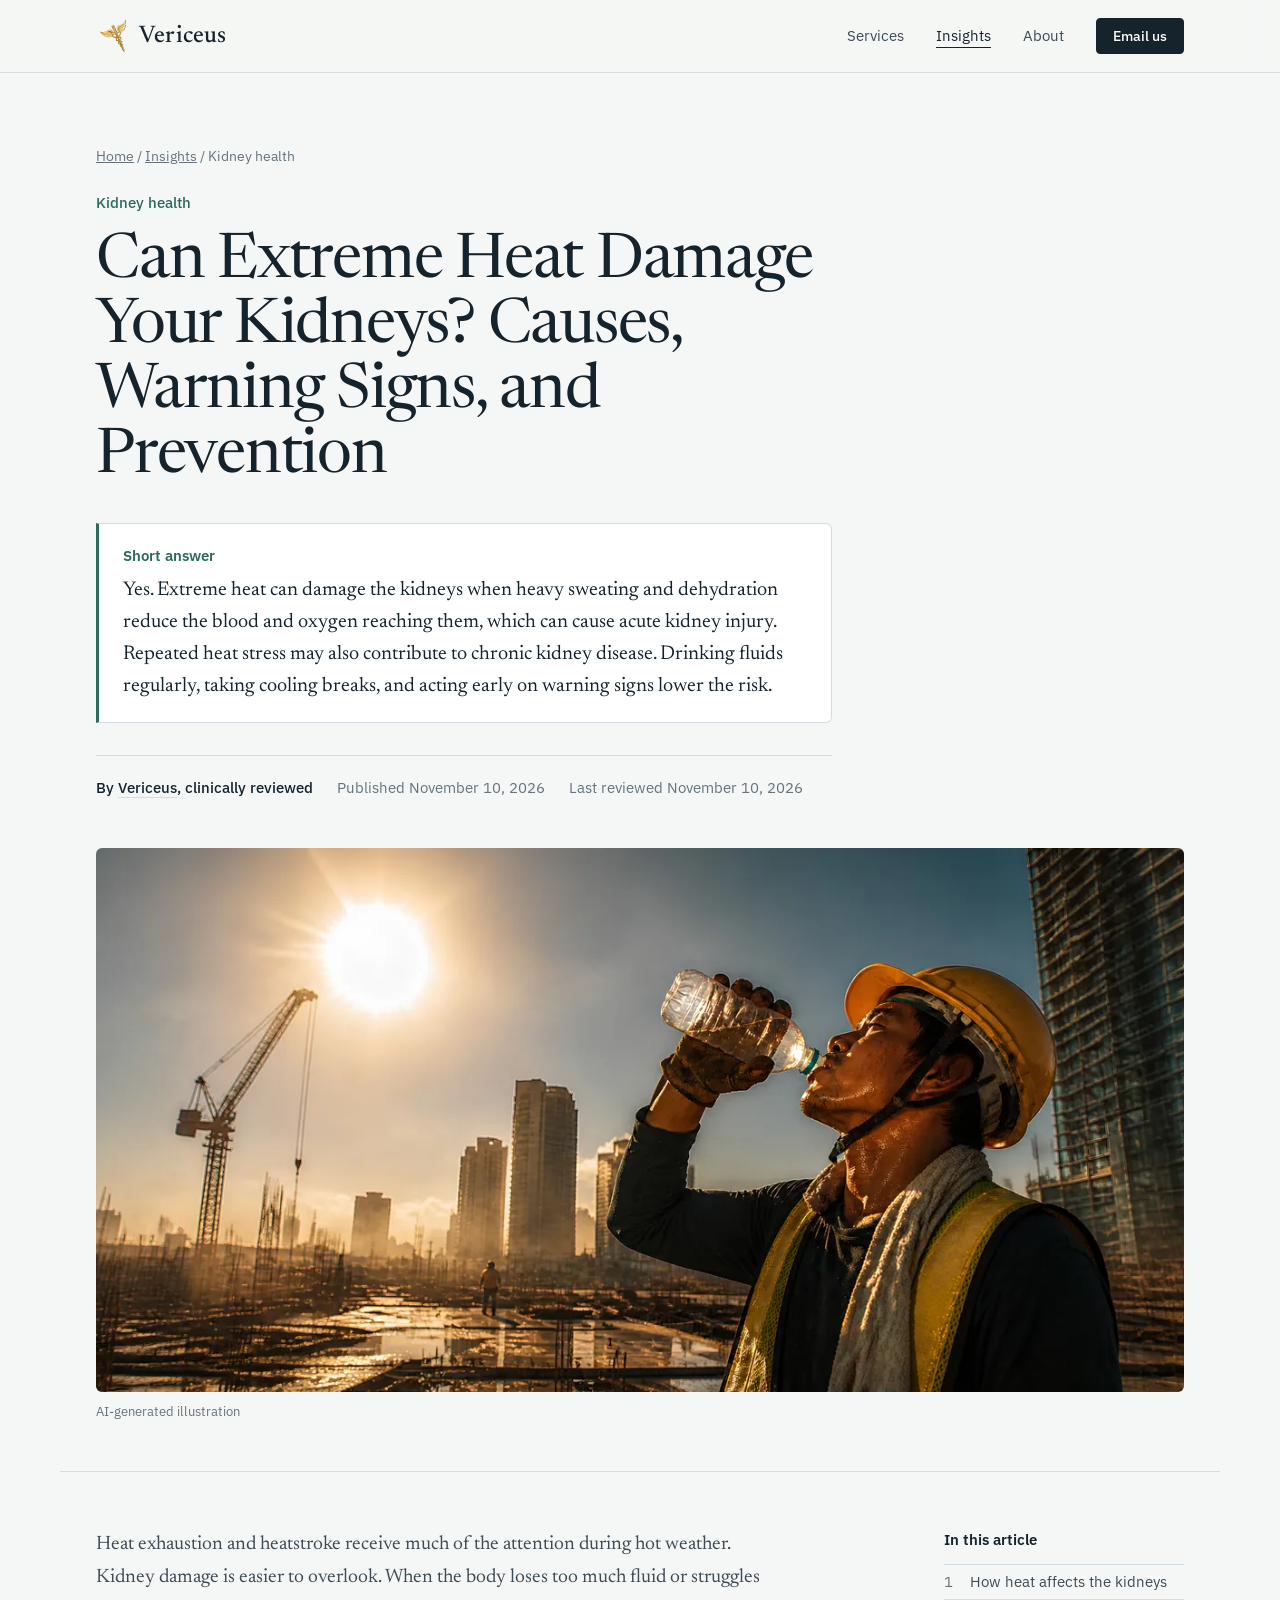
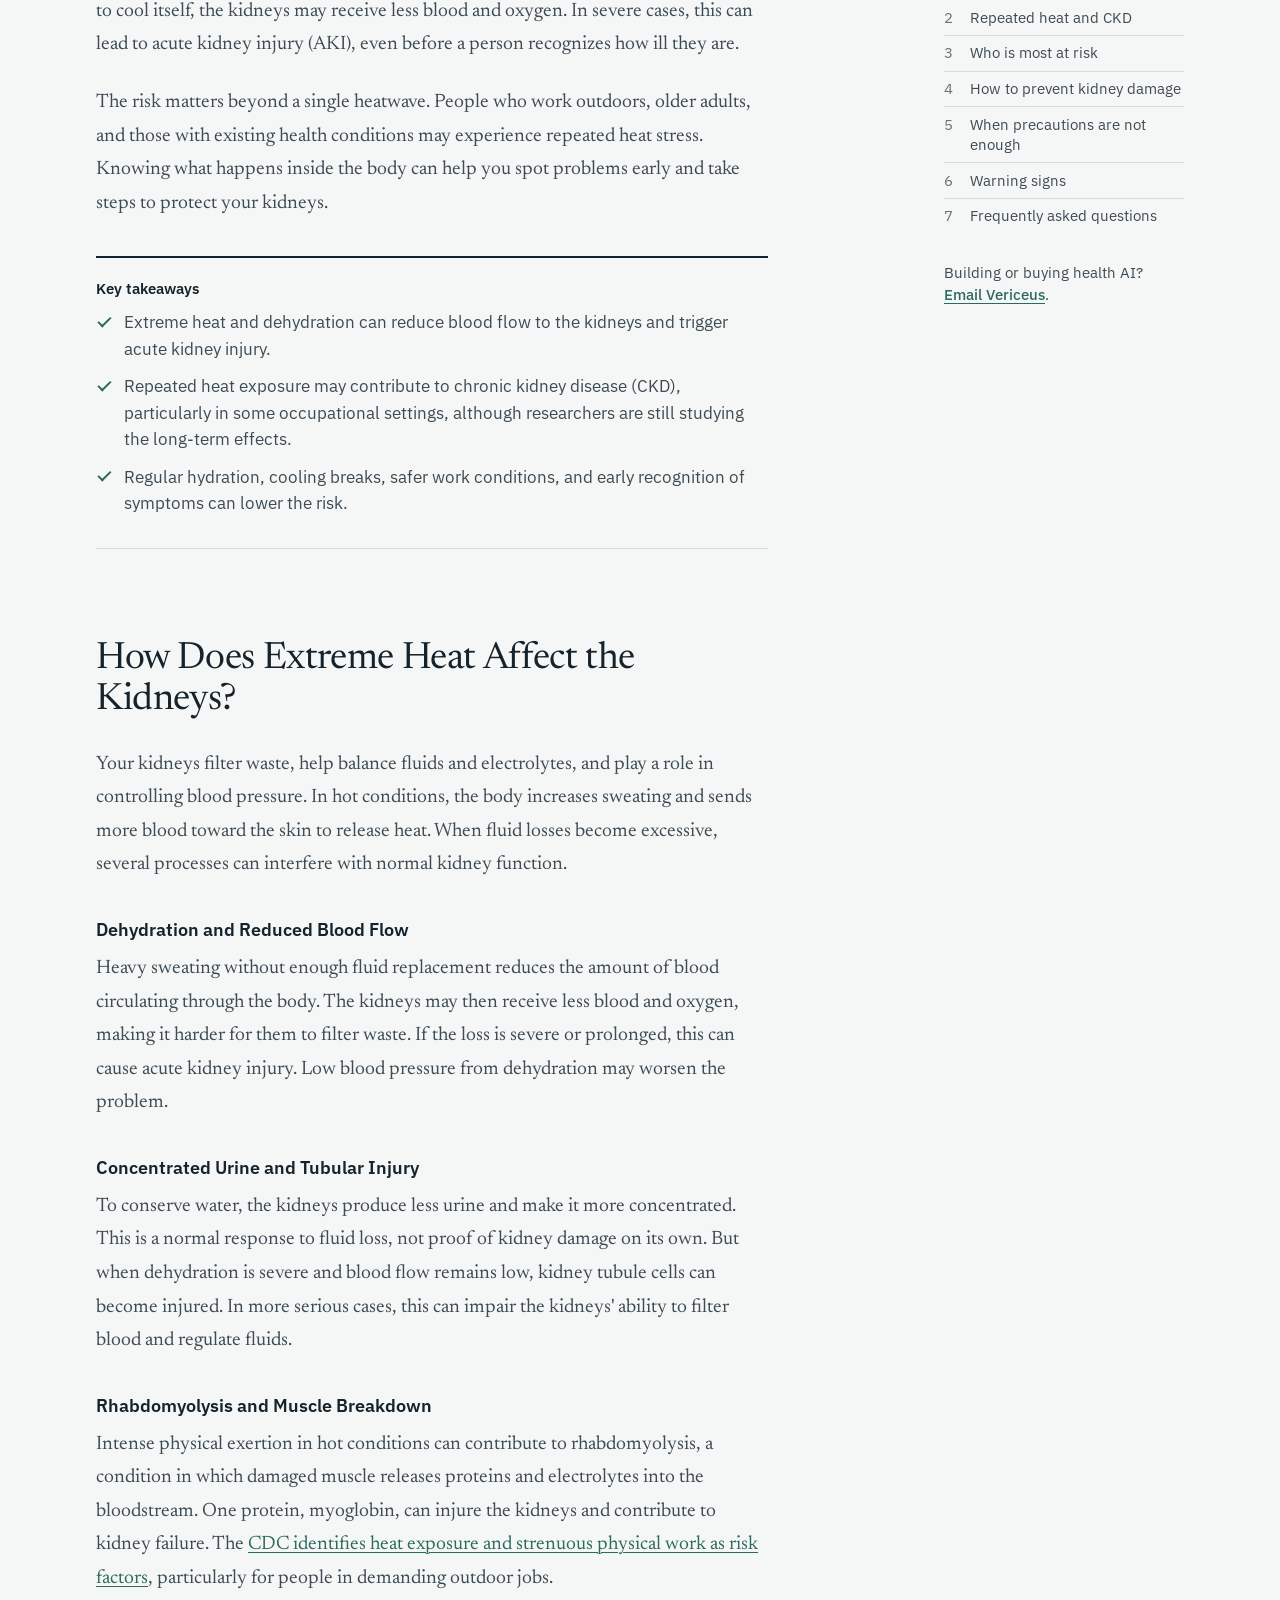
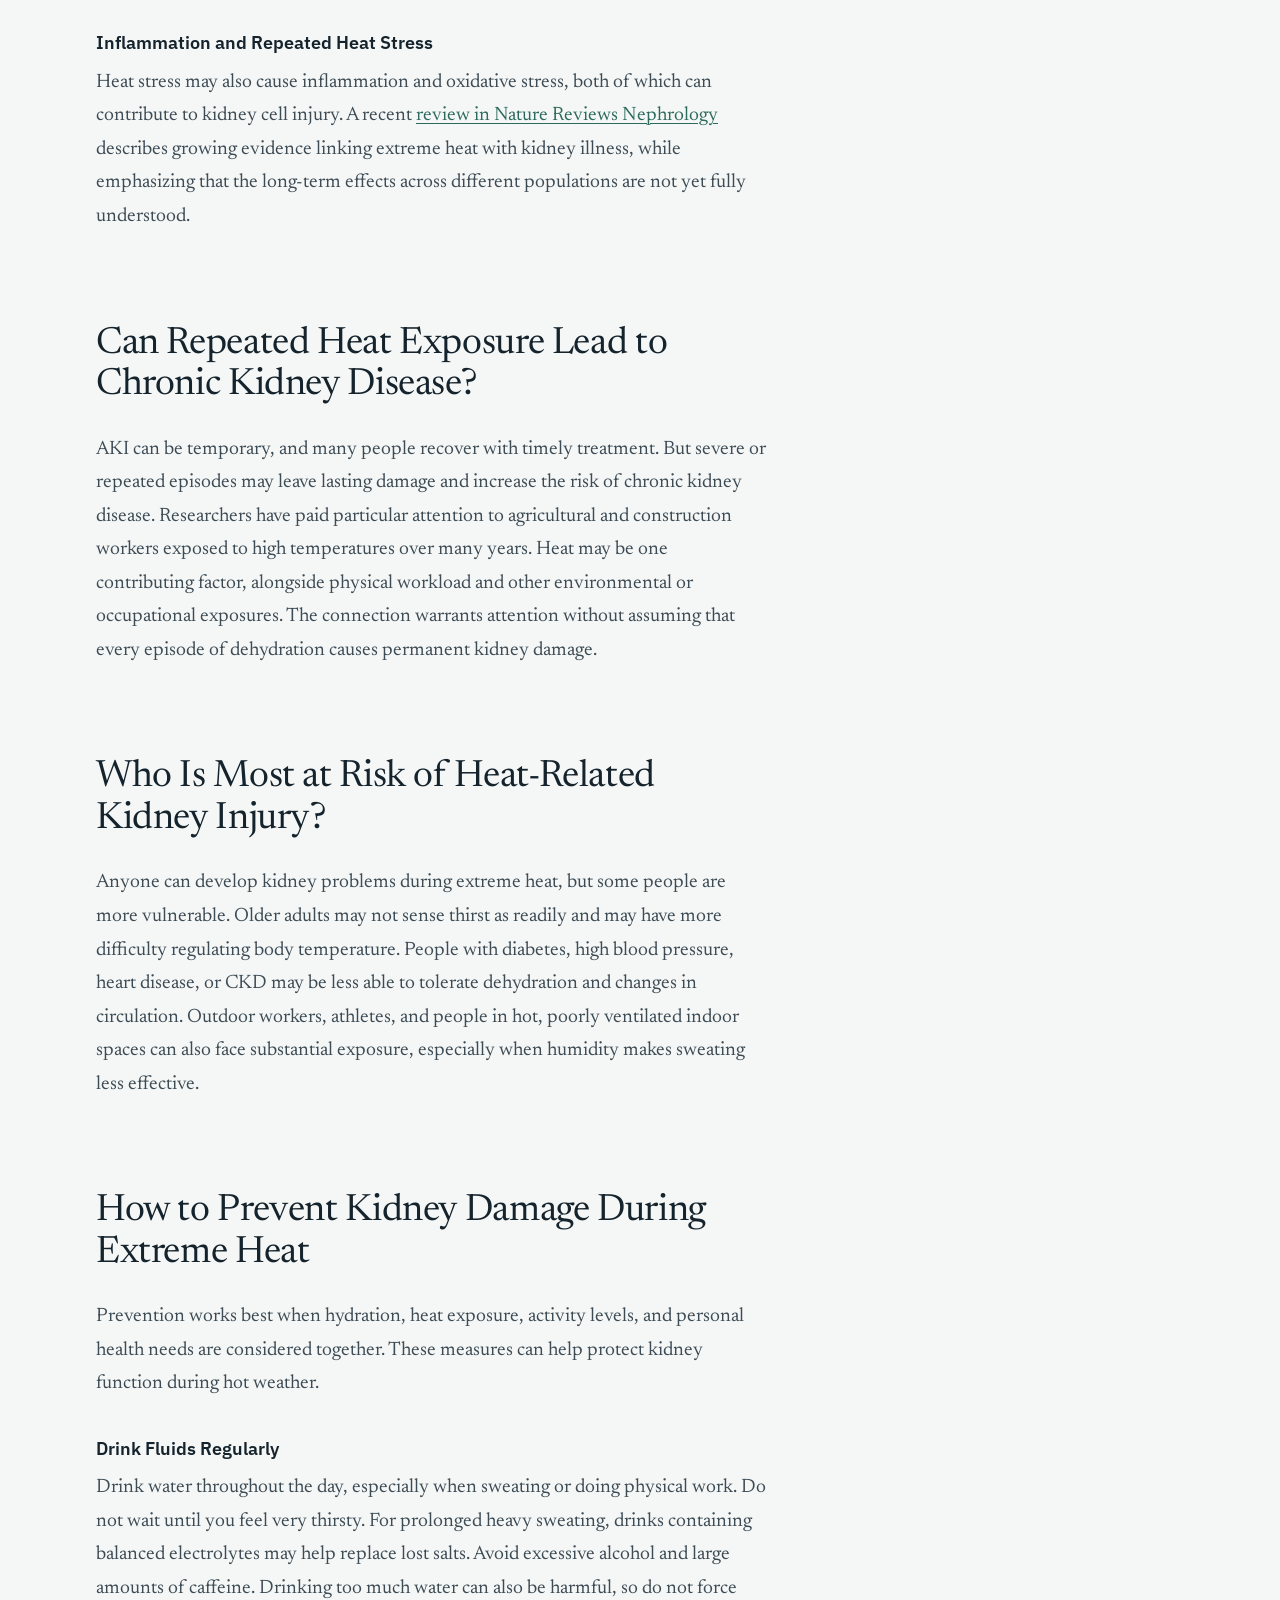
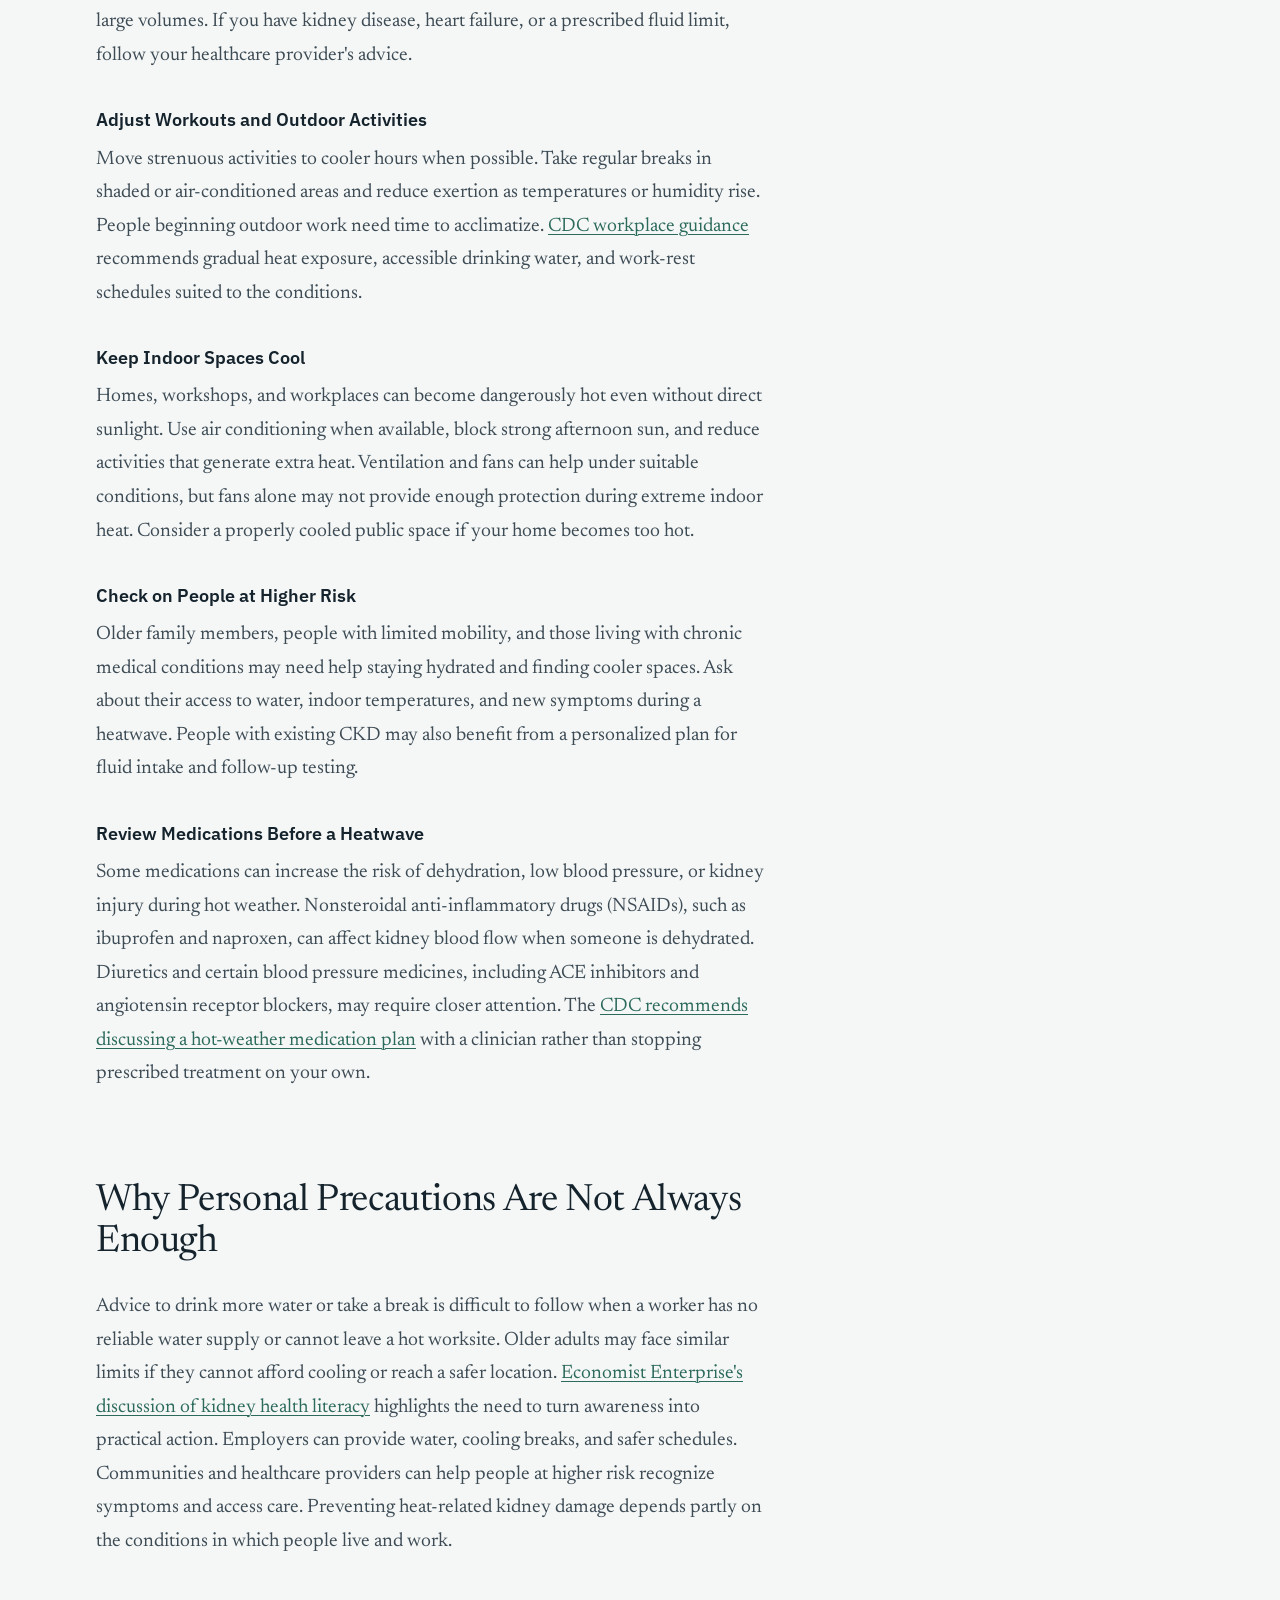
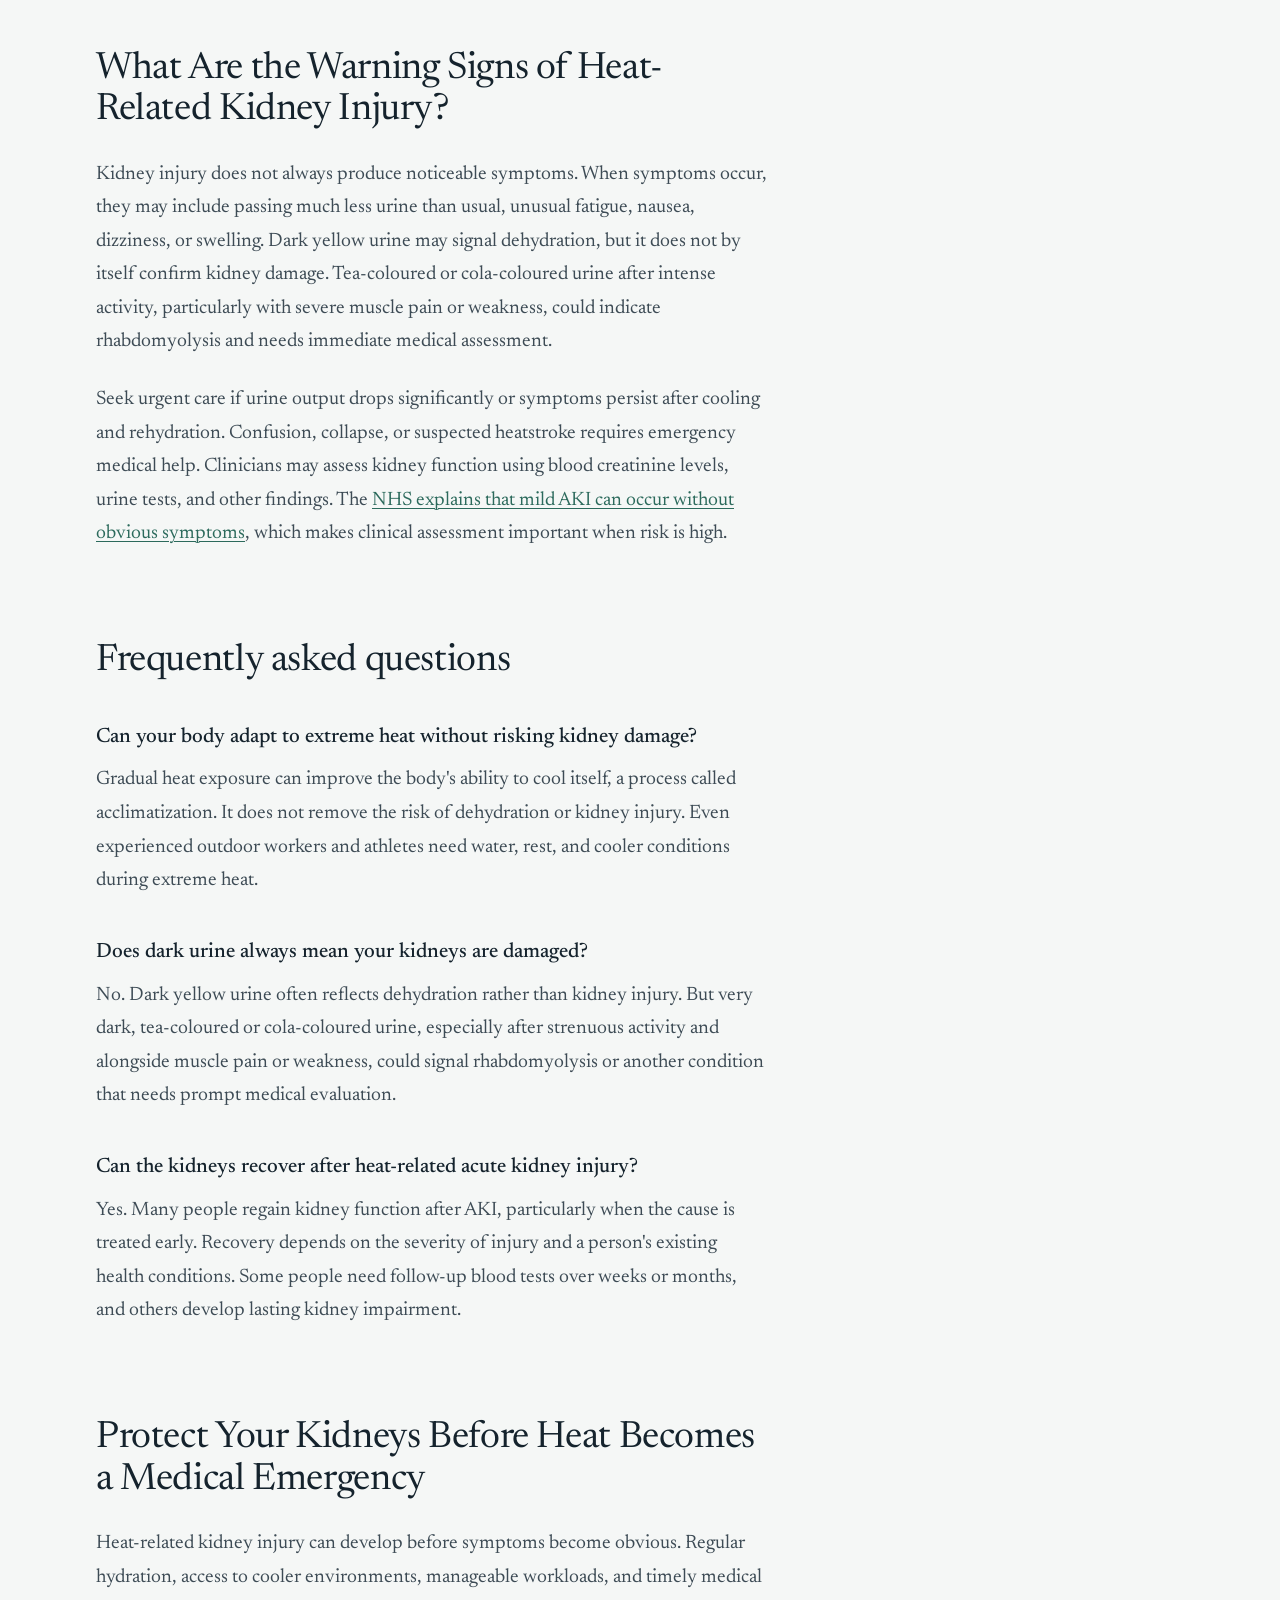
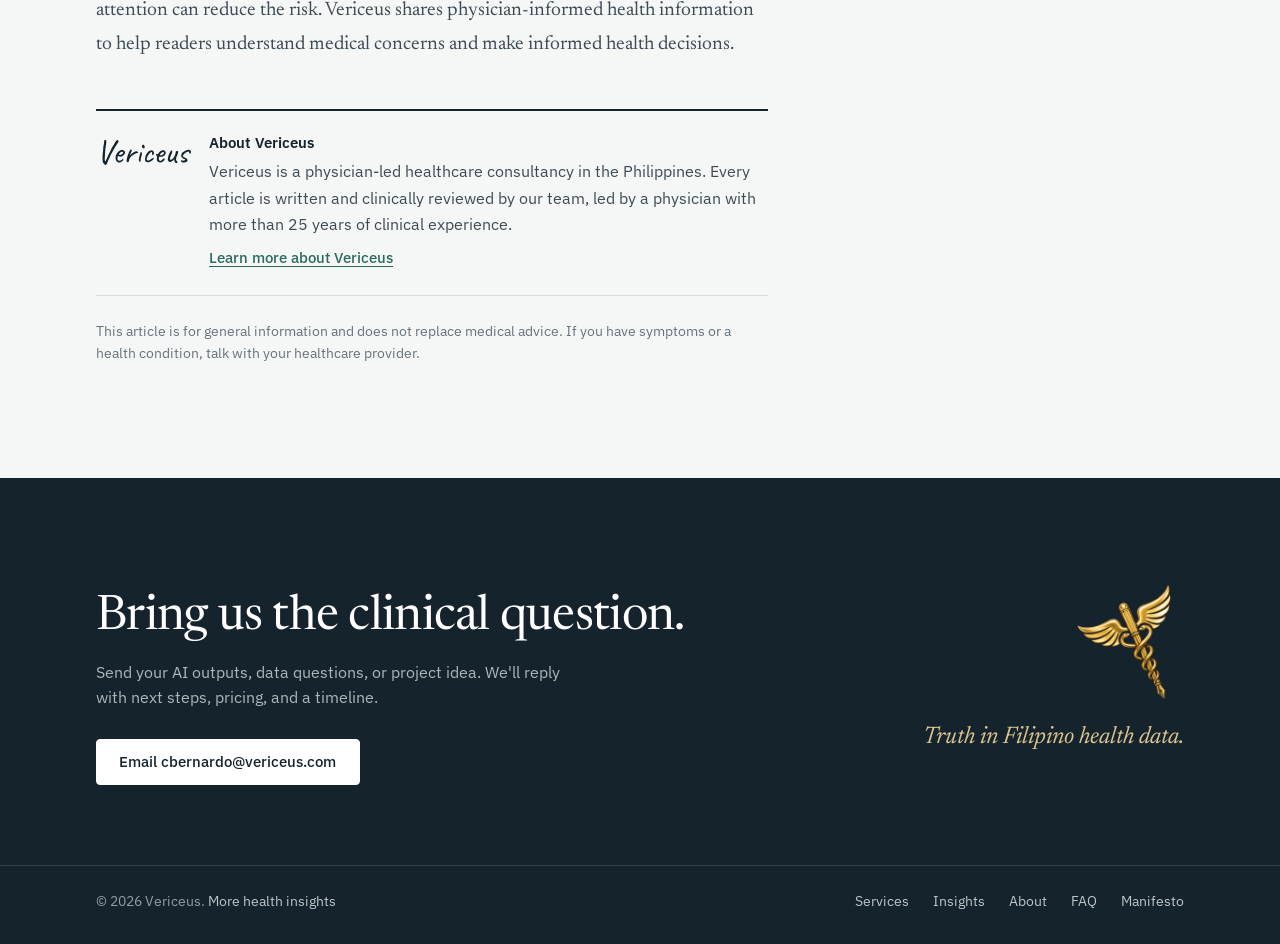
<file: extreme-heat-kidney-health.html>
<!DOCTYPE html>
<html lang="en">
<head>
<meta charset="UTF-8"/>
<title>Moved: Can Extreme Heat Damage Your Kidneys? | Vericeus</title>
<link rel="canonical" href="https://vericeus.com/insights/extreme-heat-kidney-health/"/>
<meta name="robots" content="noindex, follow"/>
<meta http-equiv="refresh" content="0; url=/insights/extreme-heat-kidney-health/"/>
<script>location.replace('/insights/extreme-heat-kidney-health/' + location.hash);</script>
</head>
<body>
<p>This article has moved to <a href="/insights/extreme-heat-kidney-health/">vericeus.com/insights/extreme-heat-kidney-health/</a>.</p>
</body>
</html>
</file>
<file: assets/site.css>
/* Vericeus — clinical editorial system
   Paper: chart paper. Ink: slate. Red: correction (hero only). Teal: verified. Gold: brand mark. */
:root {
  --paper: #F5F7F6;
  --sheet: #FFFFFF;
  --ink: #15232D;
  --ink-2: #3D4B55;
  --muted: #66737C;
  --rule: #D3DCE1;
  --grid: #E3EAED;
  --teal: #2C6A5C;
  --teal-soft: #E5EFEB;
  --red: #B23A2E;
  --gold: #A6843C;
  --serif: 'Newsreader', 'Iowan Old Style', Georgia, serif;
  --sans: 'IBM Plex Sans', system-ui, -apple-system, 'Segoe UI', sans-serif;
  --hand: 'Caveat', 'Segoe Print', cursive;
  --wide: 1160px;
  --pad: clamp(1.1rem, 4vw, 2.25rem);
}

*, *::before, *::after { box-sizing: border-box; margin: 0; padding: 0; }
html { scroll-behavior: smooth; scroll-padding-top: 88px; }
body { background: var(--paper); color: var(--ink); font-family: var(--sans); font-size: 16px; line-height: 1.6; -webkit-font-smoothing: antialiased; }
img { display: block; max-width: 100%; }
ul, ol { list-style: none; }
a { color: inherit; }
:focus-visible { outline: 2px solid var(--teal); outline-offset: 3px; }
.wrap { max-width: var(--wide); margin: 0 auto; padding-left: var(--pad); padding-right: var(--pad); }
.skip { position: absolute; left: -999px; top: .5rem; background: var(--ink); color: #fff; padding: .5rem 1rem; z-index: 200; }
.skip:focus { left: .5rem; }

/* ---------- Header ---------- */
.site-head { position: sticky; top: 0; z-index: 50; background: rgba(245,247,246,.9); backdrop-filter: blur(12px); -webkit-backdrop-filter: blur(12px); border-bottom: 1px solid var(--rule); }
.site-head .wrap { display: flex; align-items: center; justify-content: space-between; height: 72px; gap: 1rem; }
.brand { display: flex; align-items: center; gap: .55rem; text-decoration: none; }
.brand img { width: 34px; height: 34px; }
.brand b { font-family: var(--serif); font-size: 1.5rem; font-weight: 500; letter-spacing: .01em; }
.menu { display: flex; align-items: center; gap: 2rem; font-size: 15px; }
.menu a { text-decoration: none; color: var(--ink-2); }
.menu a:hover, .menu a[aria-current] { color: var(--ink); text-decoration: underline; text-underline-offset: 6px; text-decoration-thickness: 1px; }
@media (max-width: 760px) { .menu { gap: 1.1rem; } .menu .opt { display: none; } }

.btn { display: inline-block; font: 500 15px/1 var(--sans); padding: .9rem 1.4rem; border-radius: 4px; text-decoration: none; border: 1px solid var(--ink); transition: background .15s, color .15s; }
.btn-ink { background: var(--ink); color: #fff; }
.btn-ink:hover { background: var(--teal); border-color: var(--teal); }
.btn-line { background: transparent; color: var(--ink); }
.btn-line:hover { background: var(--ink); color: #fff; }
.menu .btn { padding: .65rem 1rem; font-size: 14px; color: #fff; }
.menu .btn:hover { color: #fff; text-decoration: none; }
.link { color: var(--teal); font-weight: 500; text-decoration: underline; text-underline-offset: 4px; text-decoration-thickness: 1px; }
.link:hover { text-decoration-thickness: 2px; }

/* ---------- Type scale (1.25 ratio) ---------- */
.h1 { font-family: var(--serif); font-weight: 400; font-size: clamp(3rem, 7.6vw, 6.1rem); line-height: .98; letter-spacing: -.025em; }
.h2 { font-family: var(--serif); font-weight: 400; font-size: clamp(2rem, 4.4vw, 3.05rem); line-height: 1.05; letter-spacing: -.015em; }
.h3 { font-family: var(--serif); font-weight: 500; font-size: clamp(1.3rem, 2.2vw, 1.55rem); line-height: 1.2; }
.lede { font-size: clamp(17px, 1.7vw, 19px); line-height: 1.65; color: var(--ink-2); max-width: 36em; }
.small { font-size: 14px; color: var(--muted); }

/* ---------- Sections ---------- */
.block { padding: clamp(4rem, 9vw, 7rem) 0; border-top: 1px solid var(--rule); }
.block-head { display: grid; grid-template-columns: 1fr 1.4fr; gap: clamp(1.5rem, 5vw, 5rem); align-items: end; margin-bottom: clamp(2.25rem, 5vw, 3.5rem); }
.block-head .lede { margin: 0; }
@media (max-width: 860px) { .block-head { grid-template-columns: 1fr; align-items: start; } }

/* ---------- Hero ---------- */
.hero { padding: clamp(3rem, 8vw, 6.5rem) 0 clamp(4rem, 9vw, 7rem); }
.hero-grid { display: grid; grid-template-columns: 1.05fr 1fr; gap: clamp(2.5rem, 6vw, 5.5rem); align-items: center; }
.hero .h1 { margin-bottom: 1.75rem; }
.hero .lede { margin-bottom: 1.25rem; }
.hero .detail { font-size: 15.5px; color: var(--muted); max-width: 34em; line-height: 1.7; margin-bottom: 2.25rem; }
.actions { display: flex; flex-wrap: wrap; gap: .75rem; }
@media (max-width: 900px) { .hero-grid { grid-template-columns: 1fr; } }

/* The draft sheet: what a physician review looks like */
.sheet {
  position: relative; background-color: var(--sheet);
  background-image: linear-gradient(#EFF3F5 1px, transparent 1px), linear-gradient(90deg, #EFF3F5 1px, transparent 1px);
  background-size: 26px 26px; background-position: -1px -1px;
  border: 1px solid var(--rule); border-radius: 6px;
  padding: 1.75rem 1.75rem 1.5rem; box-shadow: 0 24px 50px -28px rgba(21,35,45,.35);
}
.sheet-top { display: flex; justify-content: space-between; font-size: 13px; color: var(--muted); padding-bottom: .9rem; margin-bottom: 1.25rem; border-bottom: 1px solid var(--rule); }
.sheet p { font-family: var(--serif); font-size: clamp(18px, 2vw, 21px); line-height: 1.55; }
.strike {
  color: var(--muted);
  background-image: linear-gradient(var(--red), var(--red)); background-repeat: no-repeat;
  background-position: 0 58%; background-size: 100% 2px;
  -webkit-box-decoration-break: clone; box-decoration-break: clone;
  animation: strike 1100ms 500ms cubic-bezier(.6,0,.2,1) both;
}
@keyframes strike { from { background-size: 0 2px; } to { background-size: 100% 2px; } }
.note { font-family: var(--hand); font-size: clamp(21px, 2.3vw, 25px); line-height: 1.15; color: var(--red); margin: .85rem 0 1rem; padding-left: .9rem; border-left: 2px solid var(--red); animation: appear 500ms 1900ms both; }
.fixed { color: var(--ink); animation: appear 500ms 2300ms both; }
.signoff { display: flex; align-items: center; justify-content: space-between; gap: 1rem; margin-top: 1.4rem; padding-top: 1rem; border-top: 1px solid var(--rule); animation: appear 500ms 2600ms both; }
.signoff .sig { font-family: var(--hand); font-size: 28px; color: var(--ink); line-height: 1; }
.signoff .stamp { font-size: 13px; font-weight: 500; color: var(--teal); background: var(--teal-soft); padding: .4rem .7rem; border-radius: 3px; }
@keyframes appear { from { opacity: 0; } to { opacity: 1; } }
@media (prefers-reduced-motion: reduce) { .strike, .note, .fixed, .signoff { animation: none; } html { scroll-behavior: auto; } }

/* ---------- Problem ---------- */
.contrast { display: grid; grid-template-columns: 1fr 1fr; border-top: 2px solid var(--ink); }
.contrast > div { padding: 1.75rem 0; }
.contrast > div + div { padding-left: clamp(1.5rem, 4vw, 3rem); border-left: 1px solid var(--rule); }
.contrast > div:first-child { padding-right: clamp(1.5rem, 4vw, 3rem); }
.contrast h3 { font-family: var(--sans); font-size: 15px; font-weight: 600; margin-bottom: 1rem; }
.contrast li { font-size: 16px; color: var(--ink-2); padding: .7rem 0; border-bottom: 1px solid var(--rule); }
.contrast .bad li { color: var(--muted); text-decoration: line-through; text-decoration-color: rgba(178,58,46,.55); text-decoration-thickness: 1.5px; }
.contrast .good p { font-family: var(--serif); font-size: clamp(1.25rem, 2.2vw, 1.5rem); line-height: 1.4; color: var(--ink); }
@media (max-width: 700px) { .contrast { grid-template-columns: 1fr; } .contrast > div + div { padding-left: 0; border-left: 0; border-top: 1px solid var(--rule); } .contrast > div:first-child { padding-right: 0; } }

/* ---------- Services: report-style list ---------- */
.services li { display: grid; grid-template-columns: 1fr 1.4fr; gap: clamp(1rem, 5vw, 5rem); padding: 1.75rem 0; border-top: 1px solid var(--rule); }
.services li:last-child { border-bottom: 1px solid var(--rule); }
.services p { color: var(--ink-2); font-size: 16px; line-height: 1.7; max-width: 38em; }
@media (max-width: 760px) { .services li { grid-template-columns: 1fr; gap: .5rem; } }

/* ---------- Name ---------- */
.etym { display: grid; grid-template-columns: auto 1fr; gap: clamp(1.5rem, 5vw, 4.5rem); align-items: center; }
.word { font-family: var(--serif); font-size: clamp(4rem, 13vw, 9.5rem); line-height: .85; letter-spacing: -.035em; font-weight: 400; }
.word span { color: var(--gold); }
.roots { display: grid; gap: 1.5rem; max-width: 34em; }
.roots dt { font-family: var(--serif); font-size: 1.5rem; font-style: italic; }
.roots dt small { font-family: var(--sans); font-style: normal; font-size: 14px; color: var(--muted); margin-left: .5rem; }
.roots dd { color: var(--ink-2); line-height: 1.7; }
@media (max-width: 760px) { .etym { grid-template-columns: 1fr; } }

/* ---------- Team ---------- */
.team { display: grid; grid-template-columns: 1fr 1fr; gap: clamp(2rem, 5vw, 4.5rem); }
.person { border-top: 2px solid var(--ink); padding-top: 1.5rem; }
.person .h3 { font-size: clamp(1.6rem, 2.8vw, 2rem); margin-bottom: .35rem; }
.person .role { font-size: 15px; font-weight: 500; }
.person .cred { font-size: 14px; color: var(--muted); margin-bottom: 1.1rem; }
.person p.bio { color: var(--ink-2); line-height: 1.75; margin-bottom: 1.1rem; }
.person .focus { font-size: 14px; color: var(--muted); line-height: 1.6; }
.person .focus b { color: var(--ink); font-weight: 500; }
@media (max-width: 760px) { .team { grid-template-columns: 1fr; } }

/* ---------- Insights index ---------- */
.index li { border-top: 1px solid var(--rule); }
.index li:last-child { border-bottom: 1px solid var(--rule); }
.index a { display: grid; grid-template-columns: 9rem 1fr; gap: clamp(1rem, 4vw, 3rem); padding: 1.6rem 0; text-decoration: none; }
.index time { font-size: 14px; color: var(--muted); padding-top: .35rem; }
.index .h3 { margin-bottom: .5rem; text-decoration: underline; text-decoration-color: transparent; text-underline-offset: 5px; text-decoration-thickness: 1px; transition: text-decoration-color .15s; }
.index a:hover .h3 { text-decoration-color: var(--ink); }
.index p { color: var(--ink-2); max-width: 40em; }
.index .by { font-size: 14px; color: var(--muted); margin-top: .5rem; }
@media (max-width: 600px) { .index a { grid-template-columns: 1fr; gap: .25rem; } }
.after-list { margin-top: 1.75rem; }

/* ---------- FAQ ---------- */
.faq { display: grid; grid-template-columns: 1fr 1.4fr; gap: clamp(1.5rem, 5vw, 5rem); align-items: start; }
.faq .aside { position: sticky; top: 104px; }
.faq .aside .lede { margin-top: 1rem; }
.qa { border-top: 1px solid var(--rule); padding: 1.5rem 0; }
.qa:last-child { border-bottom: 1px solid var(--rule); }
.qa h3 { font-family: var(--serif); font-weight: 500; font-size: 1.3rem; line-height: 1.3; margin-bottom: .5rem; }
.qa p { color: var(--ink-2); line-height: 1.75; }
.qa a { color: var(--teal); }
@media (max-width: 860px) { .faq { grid-template-columns: 1fr; } .faq .aside { position: static; } }

/* ---------- Closing (the one dark block) ---------- */
.closing { background: var(--ink); color: #E9EEF0; }
.closing .wrap { display: grid; grid-template-columns: 1.4fr 1fr; gap: clamp(2rem, 6vw, 5rem); align-items: end; padding-top: clamp(4rem, 9vw, 6.5rem); padding-bottom: clamp(3rem, 7vw, 5rem); }
.closing .h2 { color: #fff; }
.closing p { color: rgba(233,238,240,.72); margin: 1rem 0 1.75rem; max-width: 30em; }
.closing .btn { background: #fff; color: var(--ink); border-color: #fff; }
.closing .btn:hover { background: var(--gold); border-color: var(--gold); color: var(--ink); }
.closing .mark { justify-self: end; text-align: right; }
.closing .mark img { width: 120px; margin-left: auto; margin-bottom: 1rem; }
.closing .motto { font-family: var(--serif); font-style: italic; font-size: 1.5rem; color: #D9C38F; }
@media (max-width: 760px) { .closing .wrap { grid-template-columns: 1fr; } .closing .mark { justify-self: start; text-align: left; } .closing .mark img { margin-left: 0; } }

.site-foot { background: var(--ink); color: rgba(233,238,240,.6); border-top: 1px solid rgba(255,255,255,.12); }
.site-foot .wrap { display: flex; justify-content: space-between; flex-wrap: wrap; gap: 1rem 2rem; padding-top: 1.5rem; padding-bottom: 2rem; font-size: 14px; }
.site-foot nav { display: flex; gap: 1.5rem; flex-wrap: wrap; }
.site-foot a { text-decoration: none; color: rgba(233,238,240,.8); }
.site-foot a:hover { color: #fff; text-decoration: underline; text-underline-offset: 4px; }

/* ---------- Page header (hub + article) ---------- */
.crumbs { font-size: 14px; color: var(--muted); margin-bottom: 1.5rem; }
.crumbs a { color: var(--muted); }
.crumbs a:hover { color: var(--ink); }
.page-top { padding: clamp(3rem, 7vw, 5rem) 0 clamp(2.5rem, 5vw, 3.5rem); }
.page-top .h1 { font-size: clamp(2.6rem, 6.2vw, 4.6rem); margin-bottom: 1.25rem; }

/* ---------- Article ---------- */
.art-top { padding: clamp(2.5rem, 6vw, 4.5rem) 0 clamp(2rem, 4vw, 3rem); }
.art-top .inner { max-width: 50rem; }
.art-top .topic { font-size: 15px; font-weight: 500; color: var(--teal); margin-bottom: 1rem; }
.art-top h1 { font-family: var(--serif); font-weight: 400; font-size: clamp(2.3rem, 5.4vw, 3.9rem); line-height: 1.04; letter-spacing: -.02em; margin-bottom: 2rem; }
.summary { background: var(--sheet); border: 1px solid var(--rule); border-left: 3px solid var(--teal); border-radius: 0 6px 6px 0; padding: 1.25rem 1.5rem; margin-bottom: 2rem; max-width: 46rem; }
.summary h2 { font-family: var(--sans); font-size: 15px; font-weight: 600; color: var(--teal); margin-bottom: .4rem; }
.summary p { font-family: var(--serif); font-size: clamp(18px, 2vw, 20px); line-height: 1.6; color: var(--ink); }
.byline { display: flex; flex-wrap: wrap; align-items: baseline; gap: .35rem 1.5rem; font-size: 15px; color: var(--muted); padding-top: 1.25rem; border-top: 1px solid var(--rule); max-width: 46rem; }
.byline .who { color: var(--ink); font-weight: 500; }
.byline .who a { text-decoration: underline; text-decoration-color: var(--rule); text-underline-offset: 4px; }
.byline .who a:hover { text-decoration-color: var(--ink); }

.art-body { display: grid; grid-template-columns: minmax(0, 42rem) 15rem; justify-content: space-between; gap: clamp(2rem, 5vw, 5rem); padding-top: clamp(2.5rem, 5vw, 3.5rem); padding-bottom: clamp(4rem, 8vw, 6rem); border-top: 1px solid var(--rule); }
.contents { order: 2; position: sticky; top: 100px; align-self: start; }
.contents h2 { font-size: 15px; font-weight: 600; margin-bottom: .75rem; }
.contents ol { counter-reset: c; }
.contents li { counter-increment: c; }
.contents a { display: grid; grid-template-columns: 1.6rem 1fr; padding: .45rem 0; font-size: 14.5px; line-height: 1.4; color: var(--ink-2); text-decoration: none; border-top: 1px solid var(--rule); }
.contents a::before { content: counter(c); color: var(--muted); font-variant-numeric: tabular-nums; }
.contents a:hover { color: var(--teal); }
.contents .hire { margin-top: 1.75rem; font-size: 14.5px; color: var(--ink-2); line-height: 1.55; }
.contents .hire a { display: inline; padding: 0; border: 0; color: var(--teal); font-weight: 500; text-decoration: underline; text-underline-offset: 3px; }
.contents .hire a::before { content: none; }
@media (max-width: 980px) { .art-body { grid-template-columns: 1fr; } .contents { position: static; order: 0; } .contents .hire { display: none; } }

.prose { min-width: 0; font-family: var(--serif); }
.prose > p, .prose section > p { font-size: clamp(18px, 1.9vw, 19.5px); line-height: 1.72; color: var(--ink-2); margin-bottom: 1.25em; }
.prose h2 { font-family: var(--serif); font-weight: 400; font-size: clamp(1.85rem, 3.4vw, 2.35rem); line-height: 1.1; letter-spacing: -.01em; color: var(--ink); margin: 2.4em 0 .7em; }
.prose h3 { font-family: var(--sans); font-weight: 600; font-size: 18px; line-height: 1.35; color: var(--ink); margin: 2em 0 .55em; }
.prose a { color: var(--teal); text-decoration-thickness: 1px; text-underline-offset: 3px; }
.prose a:hover { text-decoration-thickness: 2px; }
.takeaways { font-family: var(--sans); border-top: 2px solid var(--ink); border-bottom: 1px solid var(--rule); padding: 1.4rem 0 1.25rem; margin: 2.25rem 0 0; }
.takeaways h2 { font-family: var(--sans); font-size: 15px; font-weight: 600; margin: 0 0 .75rem; letter-spacing: 0; }
.takeaways li { position: relative; padding-left: 1.75rem; margin-bottom: .7rem; font-size: 16.5px; line-height: 1.6; color: var(--ink-2); }
.takeaways li::before { content: ""; position: absolute; left: .1rem; top: .45em; width: .8rem; height: .45rem; border-left: 2px solid var(--teal); border-bottom: 2px solid var(--teal); transform: rotate(-45deg); }
.prose .faq-sec h3 { font-family: var(--serif); font-weight: 500; font-size: 1.3rem; }
.author { font-family: var(--sans); display: grid; grid-template-columns: auto 1fr; gap: 1.25rem; margin-top: 3rem; padding: 1.5rem 0; border-top: 2px solid var(--ink); border-bottom: 1px solid var(--rule); }
.author .sig { font-family: var(--hand); font-size: 34px; line-height: 1; color: var(--ink); }
.author h2 { font-family: var(--sans); font-size: 15px; font-weight: 600; margin: 0 0 .4rem; letter-spacing: 0; }
.author p { font-size: 15.5px; line-height: 1.7; color: var(--ink-2); margin-bottom: .5rem; }
.author a { font-size: 15px; }
.disclaimer { font-family: var(--sans); font-size: 14px !important; color: var(--muted) !important; line-height: 1.6 !important; margin-top: 1.5rem; }
@media (max-width: 600px) { .author { grid-template-columns: 1fr; gap: .5rem; } }

/* Article sources list */
.sources { font-family: var(--sans); margin-top: 3rem; padding-top: .25rem; }
.sources h2 { font-family: var(--serif); }
.sources ol { counter-reset: s; }
.sources li { counter-increment: s; position: relative; padding-left: 1.9rem !important; font-size: 15px; line-height: 1.6; color: var(--ink-2); padding: .65rem 0; border-top: 1px solid var(--rule); }
.sources li::before { content: counter(s) "."; position: absolute; left: 0; color: var(--muted); }
.sources li:last-child { border-bottom: 1px solid var(--rule); }

/* Hero: latest articles panel */
.latest { background: var(--sheet); border: 1px solid var(--rule); border-top: 3px solid var(--teal); border-radius: 6px; padding: 1.5rem 1.75rem .5rem; box-shadow: 0 24px 50px -28px rgba(21,35,45,.35); }
.latest-head { display: flex; justify-content: space-between; align-items: baseline; gap: 1rem; padding-bottom: 1rem; border-bottom: 1px solid var(--rule); }
.latest-head h2 { font-family: var(--sans); font-size: 15px; font-weight: 600; }
.latest-head .link { font-size: 14px; }
.latest li + li { border-top: 1px solid var(--rule); }
.latest li a { display: block; padding: 1.25rem 0; text-decoration: none; }
.latest-meta { display: block; font-size: 13px; color: var(--muted); margin-bottom: .4rem; }
.latest-title { display: block; font-family: var(--serif); font-size: clamp(1.25rem, 2vw, 1.45rem); line-height: 1.22; color: var(--ink); margin-bottom: .45rem; text-decoration: underline; text-decoration-color: transparent; text-underline-offset: 4px; text-decoration-thickness: 1px; transition: text-decoration-color .15s; }
.latest li a:hover .latest-title { text-decoration-color: var(--ink); }
.latest-desc { display: block; font-size: 15px; line-height: 1.55; color: var(--ink-2); }

/* Article lead photo */
.art-photo { margin-bottom: clamp(2rem, 4vw, 3rem); }
.art-photo img { width: 100%; height: auto; aspect-ratio: 2 / 1; object-fit: cover; border-radius: 6px; background: var(--grid); }
.art-photo figcaption { margin-top: .6rem; font-size: 13px; color: var(--muted); }
@media (max-width: 600px) { .art-photo { padding-left: 0; padding-right: 0; } .art-photo img { aspect-ratio: 4 / 3; border-radius: 0; } .art-photo figcaption { padding: 0 var(--pad); } }

/* Insights index thumbnails */
.index a.has-thumb { grid-template-columns: 9rem 1fr 240px; align-items: start; }
.index .thumb { width: 100%; height: auto; aspect-ratio: 3 / 2; object-fit: cover; border-radius: 4px; background: var(--grid); }
@media (max-width: 860px) { .index a.has-thumb { grid-template-columns: 7rem 1fr 160px; } }
@media (max-width: 600px) { .index a.has-thumb { grid-template-columns: 1fr; } .index .thumb { order: -1; } }
</file>
